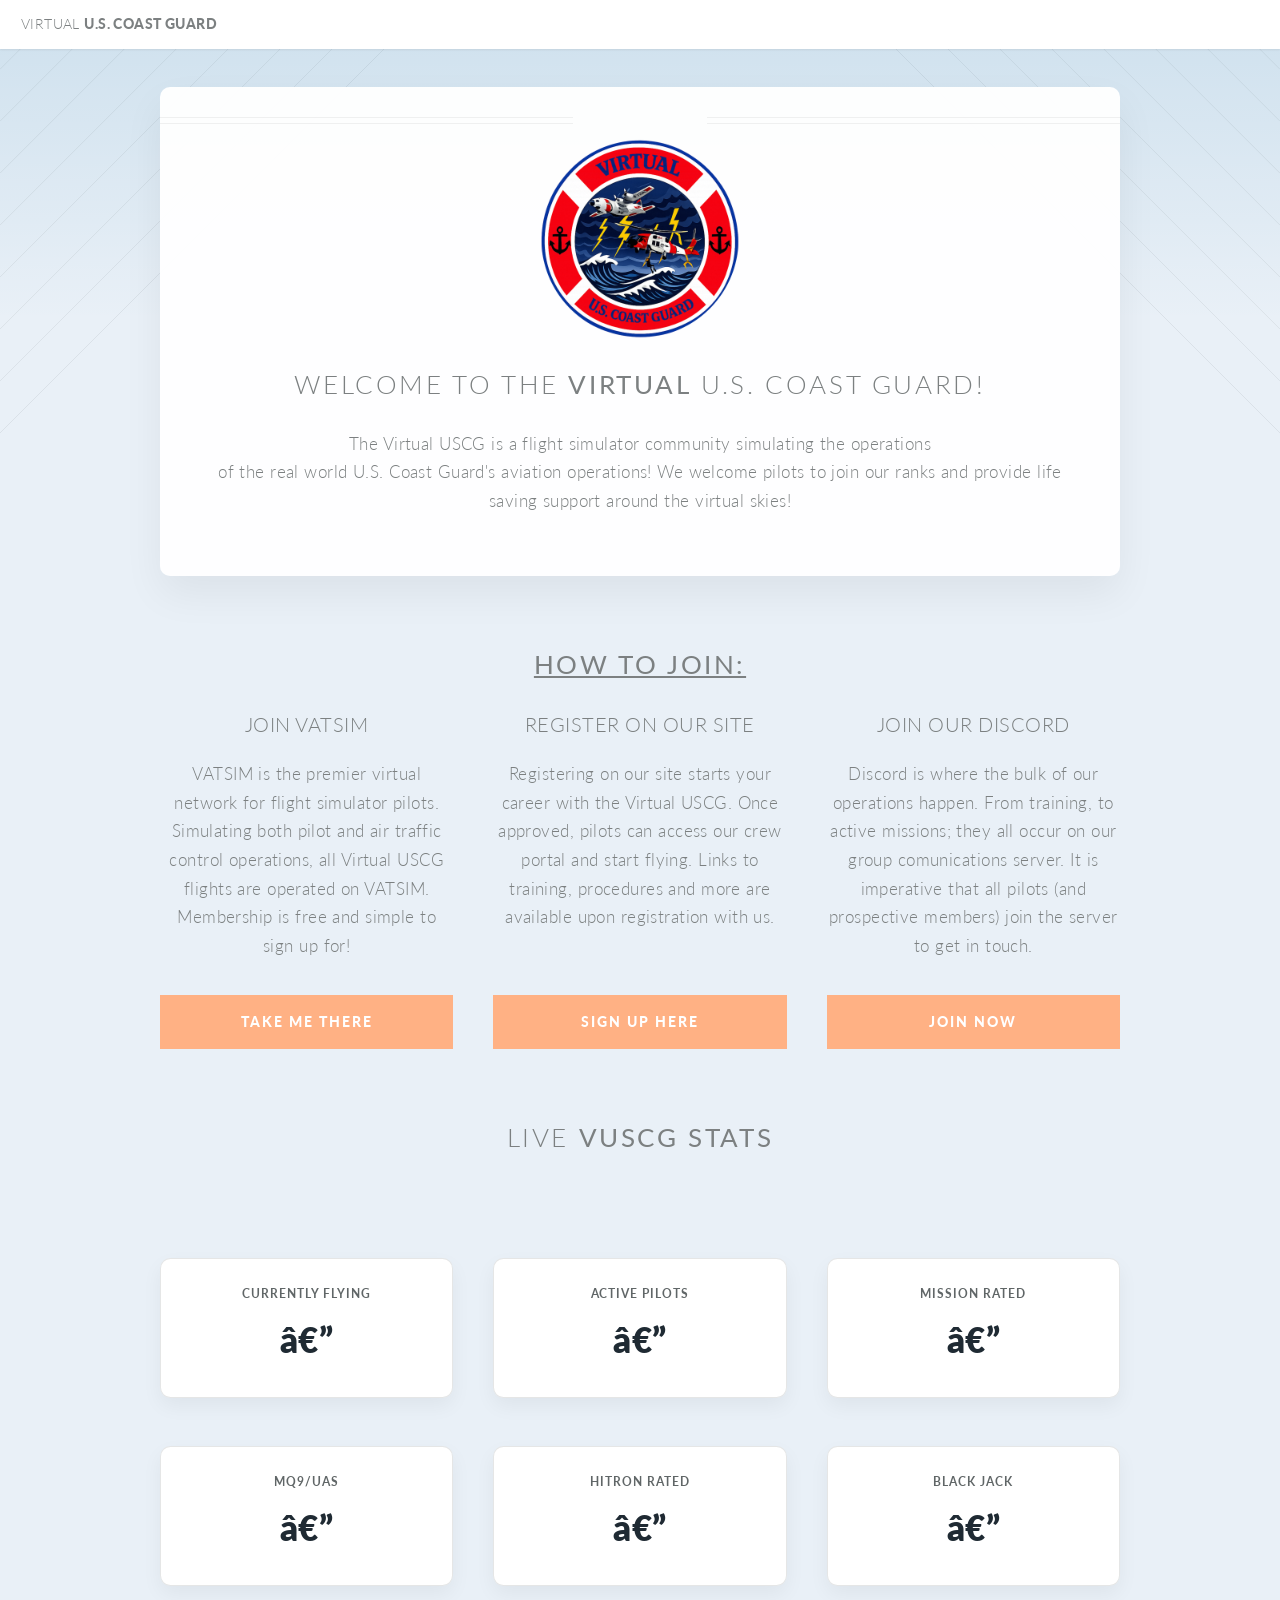
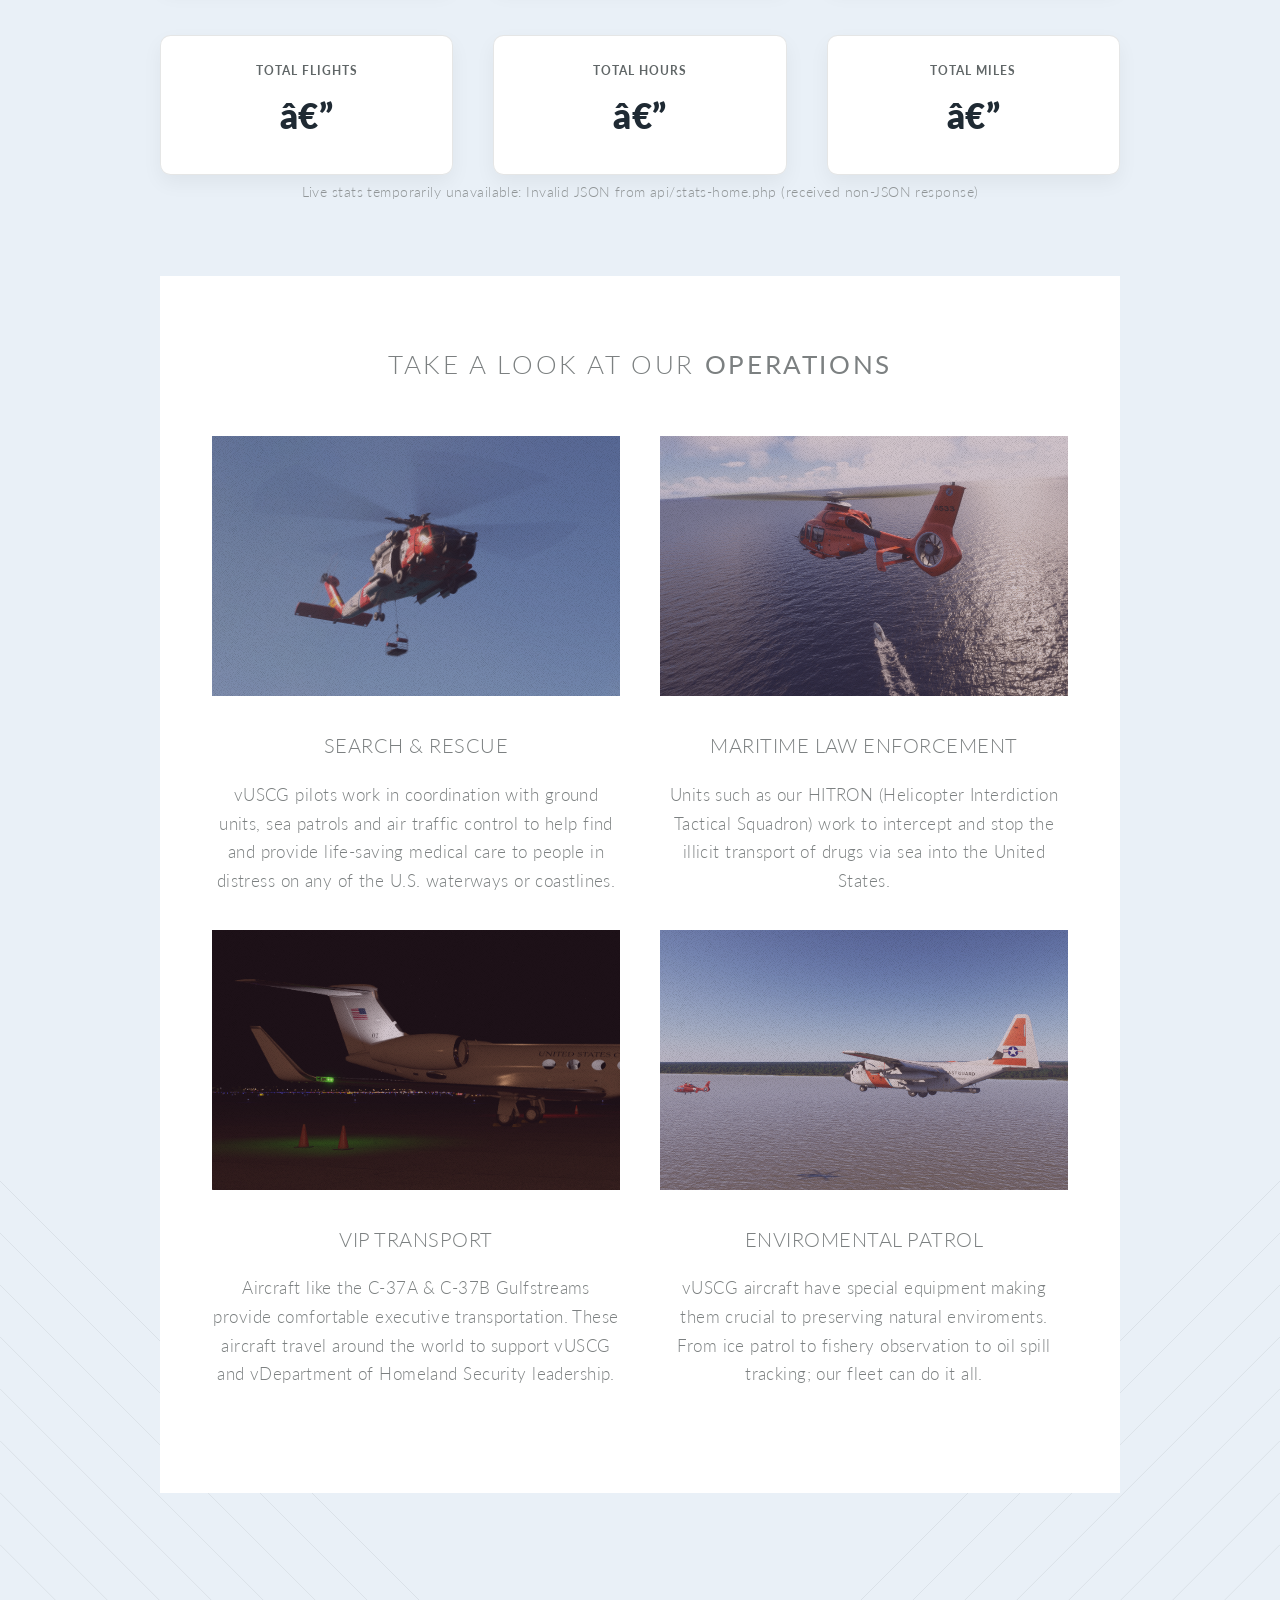
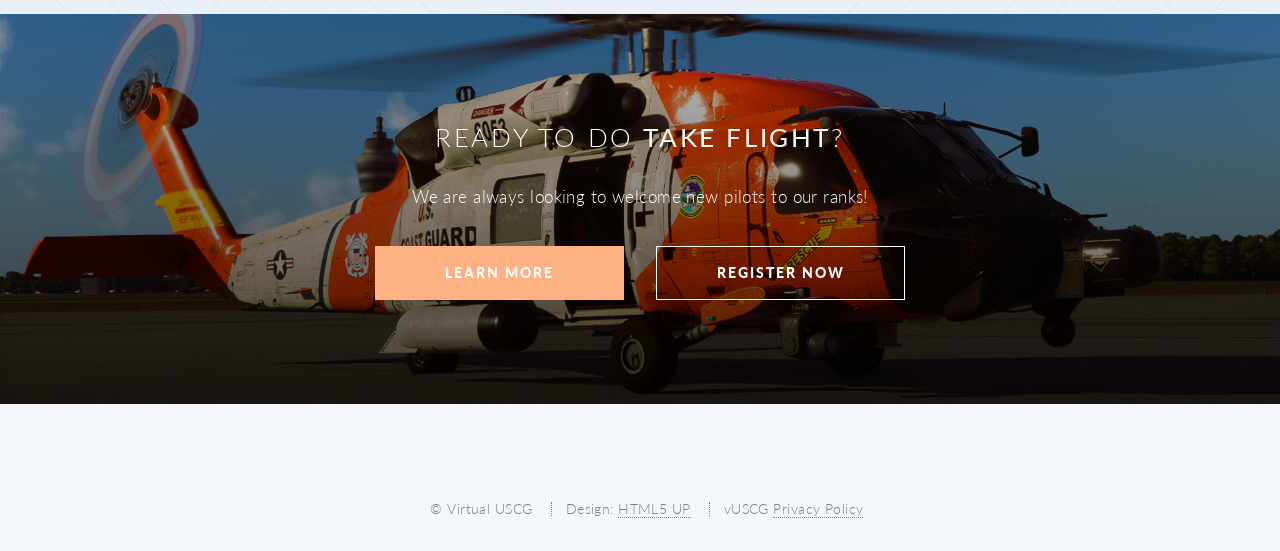
<file: index.html>
<!DOCTYPE HTML>
<html>
<head><meta charset="us-ascii">
	<title>Virtual US Coast Guard</title>
	<meta name="viewport" content="width=device-width, initial-scale=1, user-scalable=no" />
	<link href="assets/css/main.css" rel="stylesheet" /><noscript><link rel="stylesheet" href="assets/css/noscript.css" /></noscript>
	<link href="images/roundel.png" rel="icon" type="image/x-icon" />
</head>
<body class="index is-preload">
<div id="page-wrapper"><!-- Header -->
<header id="header">
<h1 id="logo"><a href="index.html"><span>Virtual </span>U.S. Coast Guard</a></h1>

<nav id="nav">
<?php include (($_SERVER['DOCUMENT_ROOT'] ?? __DIR__) . '/_includes/nav.php'); ?>
</nav>
</header>

<!-- Main -->

<article id="main">
  <header class="special container">
    <img src="images/roundel.png" alt="vUSCG Logo" class="logo-main" height="200" />
    <h2>Welcome to the <strong>Virtual</strong> U.S. Coast Guard!</h2>

<p>The Virtual USCG is a flight simulator community simulating the operations<br />
of the real world U.S. Coast Guard&#39;s aviation operations! We welcome pilots to join our ranks and provide life saving support around the virtual skies!</p>
</header>
<!-- Two -->

<section class="wrapper style1 container special">
<h2><b><u>How To Join:</u></b></h2>

<div class="row">
<div class="col-4 col-12-narrower">
<section>
<header>
<h3>Join VATSIM</h3>
</header>

<p>VATSIM is the premier virtual network for flight simulator pilots. Simulating both pilot and air traffic control operations, all Virtual USCG flights are operated on VATSIM. Membership is free and simple to sign up for!</p>
<a class="button primary" href="https://vatsim.net">Take Me There</a></section>
</div>

<div class="col-4 col-12-narrower">
<section>
<header>
<h3>Register On Our Site</h3>
</header>

<p>Registering on our site starts your career with the Virtual USCG. Once approved, pilots can access our crew portal and start flying. Links to training, procedures and more are available upon registration with us.</p>
<a class="button primary" href="https://crew.vuscg.com/register">Sign Up Here</a>
</section>
</div>

<div class="col-4 col-12-narrower">
<section>
<header>
<h3>Join Our Discord</h3>
</header>

<p>Discord is where the bulk of our operations happen. From training, to active missions; they all occur on our group comunications server. It is imperative that all pilots (and prospective members) join the server to get in touch.</p>
<a class="button primary" href="https://discord.gg/8D7zAP4Acs">Join Now</a></section>
</div>
</div>
</section>

<section class="wrapper style1 container special home-live-stats">
<header class="major">
<h2>Live <strong>vUSCG Stats</strong></h2>
</header>
<div class="row home-live-stats-grid">
  <div class="col-4 col-6-narrower col-12-mobile"><section class="home-live-stat-card"><p class="label">Currently Flying</p><p class="value" data-stat="currently_flying">—</p></section></div>
  <div class="col-4 col-6-narrower col-12-mobile"><section class="home-live-stat-card"><p class="label">Active Pilots</p><p class="value" data-stat="active_pilots">—</p></section></div>
  <div class="col-4 col-6-narrower col-12-mobile"><section class="home-live-stat-card"><p class="label">Mission Rated</p><p class="value" data-stat="mission_rated_pilots">—</p></section></div>
</div>

<div class="row home-live-stats-grid">
  <div class="col-4 col-6-narrower col-12-mobile"><section class="home-live-stat-card"><p class="label">MQ9/UAS</p><p class="value" data-stat="mq9_rated">—</p></section></div>
  <div class="col-4 col-6-narrower col-12-mobile"><section class="home-live-stat-card"><p class="label">HITRON Rated</p><p class="value" data-stat="hitron_rated">—</p></section></div>
  <div class="col-4 col-6-narrower col-12-mobile"><section class="home-live-stat-card"><p class="label">BLACK JACK</p><p class="value" data-stat="black_jack_rated">—</p></section></div>
</div>

<div class="row home-live-stats-grid">
  <div class="col-4 col-6-narrower col-12-mobile"><section class="home-live-stat-card"><p class="label">Total Flights</p><p class="value" data-stat="pireps">—</p></section></div>
  <div class="col-4 col-6-narrower col-12-mobile"><section class="home-live-stat-card"><p class="label">Total Hours</p><p class="value" data-stat="hours">—</p></section></div>
  <div class="col-4 col-6-narrower col-12-mobile"><section class="home-live-stat-card"><p class="label">Total Miles</p><p class="value" data-stat="miles">—</p></section></div>
</div>

<p class="home-live-stats-updated" id="homeStatsUpdatedAt">Loading live stats...</p>
</section>

<!-- Three -->

<section class="wrapper style3 container special ops-gallery">
<header class="major">
<h2>Take a look at our <strong>Operations</strong></h2>
</header>

<div class="row">
<div class="col-6 col-12-narrower">
<section><a class="image featured" href="#"><img alt="" src="images/SAR.png" /></a>

<header>
<h3>Search &amp; Rescue</h3>
</header>

<p>vUSCG pilots work in coordination with ground units, sea patrols and air traffic control to help find and provide life-saving medical care to people in distress on any of the U.S. waterways or coastlines.</p>
</section>
</div>

<div class="col-6 col-12-narrower">
<section><a class="image featured" href="#"><img alt="" src="images/LEO.png" /></a>

<header>
<h3>Maritime Law Enforcement</h3>
</header>

<p>Units such as our HITRON (Helicopter Interdiction Tactical Squadron) work to intercept and stop the illicit transport of drugs via sea into the United States.</p>
</section>
</div>
</div>

<div class="row">
<div class="col-6 col-12-narrower">
<section><a class="image featured" href="#">
  <img alt="" src="images/VIP.png" class="operations-img operations-img--vip" />
</a>


<header>
<h3>VIP Transport</h3>
</header>

<p>Aircraft like the C-37A & C-37B Gulfstreams provide comfortable executive transportation. These aircraft travel around the world to support vUSCG and vDepartment of Homeland Security leadership.</p>
</section>
</div>

<div class="col-6 col-12-narrower">
<section><a class="image featured" href="#"><img alt="" src="images/ENV.png" /></a>

<header>
<h3>Enviromental Patrol</h3>
</header>

<p>vUSCG aircraft have special equipment making them crucial to preserving natural enviroments. From ice patrol to fishery observation to oil spill tracking; our fleet can do it all.</p>
</section>
</div>
</div>
</section>
</article>
<!-- CTA -->

<section id="cta">
<header>
<h2>Ready to do <strong>take flight</strong>?</h2>

<p>We are always looking to welcome new pilots to our ranks!</p>
</header>

<footer>
<ul class="buttons">
	<li><a class="button primary" href="/about.html">Learn More</a></li>
	<li><a class="button" href="https://crew.vuscg.com/register">Register Now</a></li>

</ul>
</footer>
</section>
<!-- Footer -->

<footer id="footer">
<ul class="icons">
	<li></li>
	<li></li>
	<li></li>
</ul>

<ul class="copyright">
	<li>&copy; Virtual USCG</li>
	<li>Design: <a href="http://html5up.net">HTML5 UP</a></li>
	<li>vUSCG <a href="https://docs.google.com/document/d/1dULzrl4F9T-Hg8KkAth8GAA5x-krxLjPcFlS4YDioRM/edit?usp=sharing">Privacy Policy</a></li>
</ul>
</footer>
</div>
<!-- Scripts --><script src="assets/js/jquery.min.js"></script><script src="assets/js/jquery.dropotron.min.js"></script><script src="assets/js/jquery.scrolly.min.js"></script><script src="assets/js/jquery.scrollex.min.js"></script><script src="assets/js/browser.min.js"></script><script src="assets/js/breakpoints.min.js"></script><script src="assets/js/util.js"></script>
		<script src="assets/js/stats-home.js"></script>
		<script src="assets/js/main.js"></script></body>
</html>
</file>
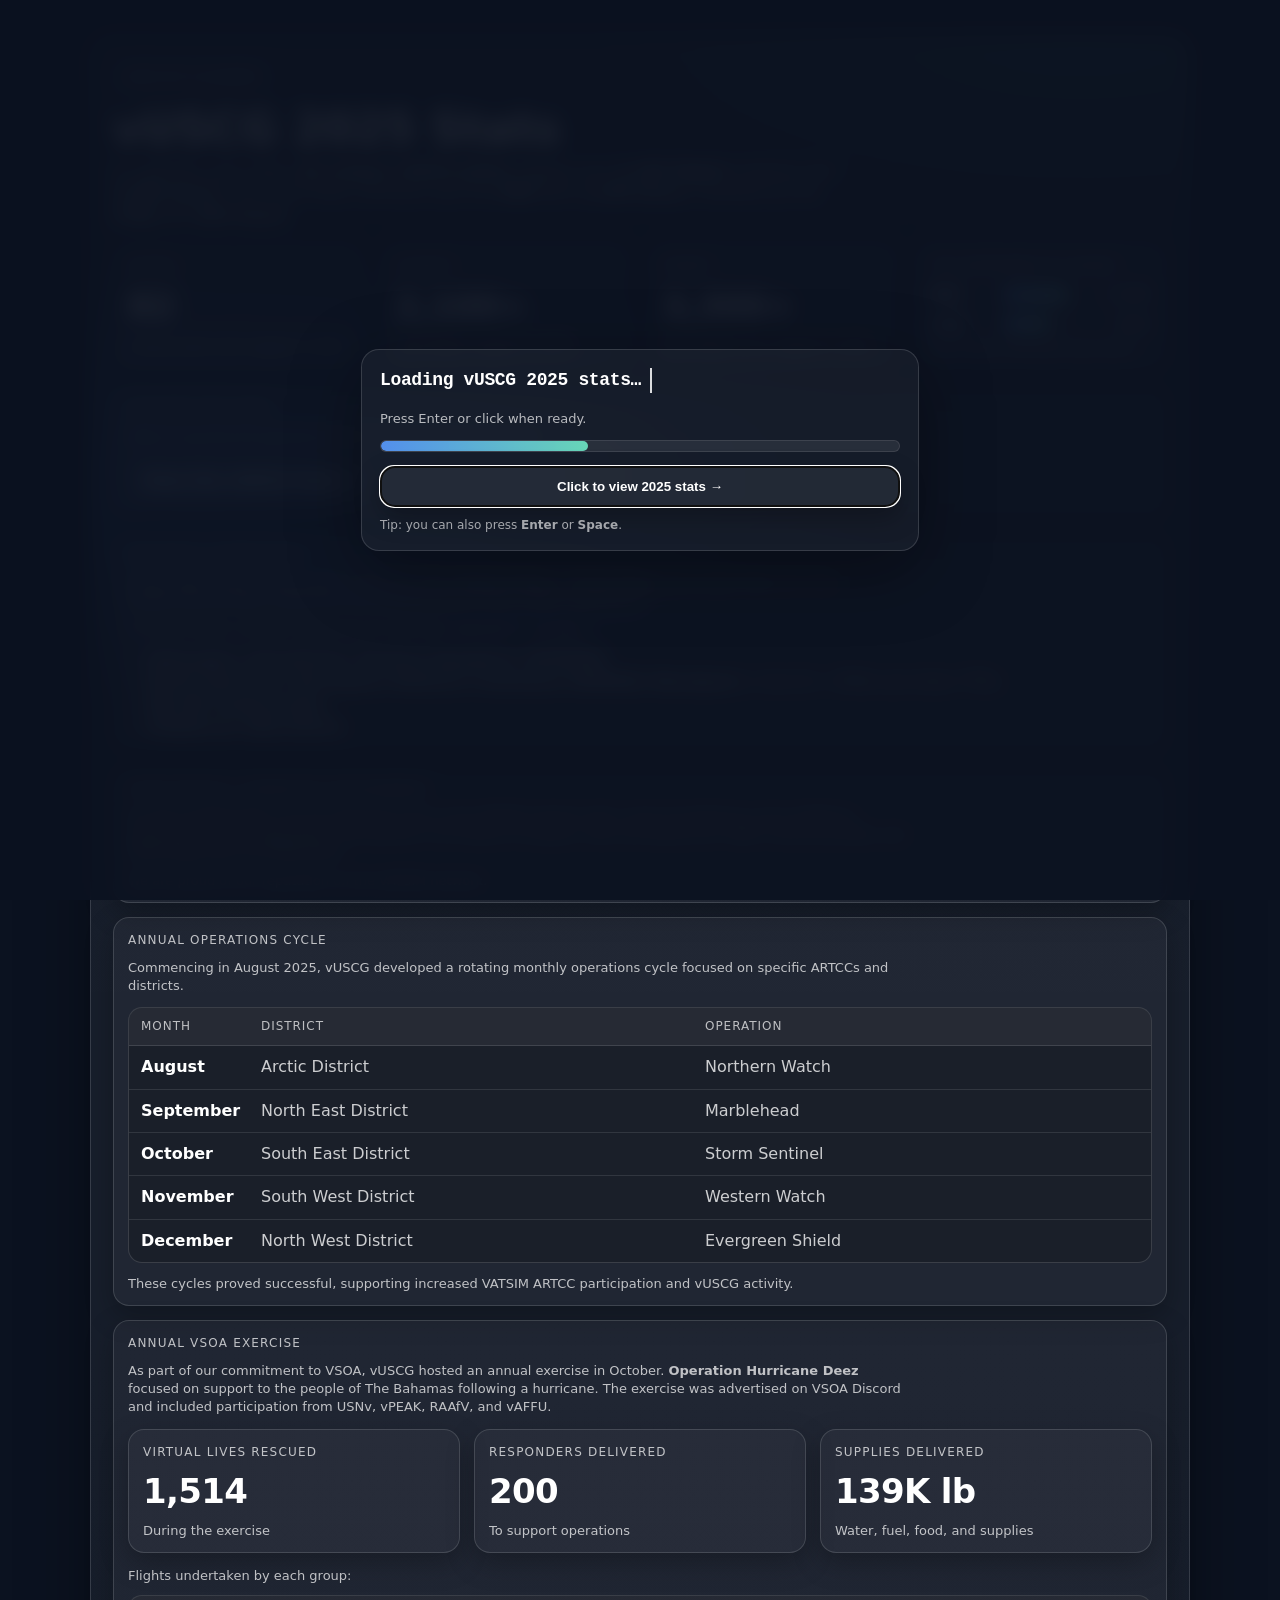
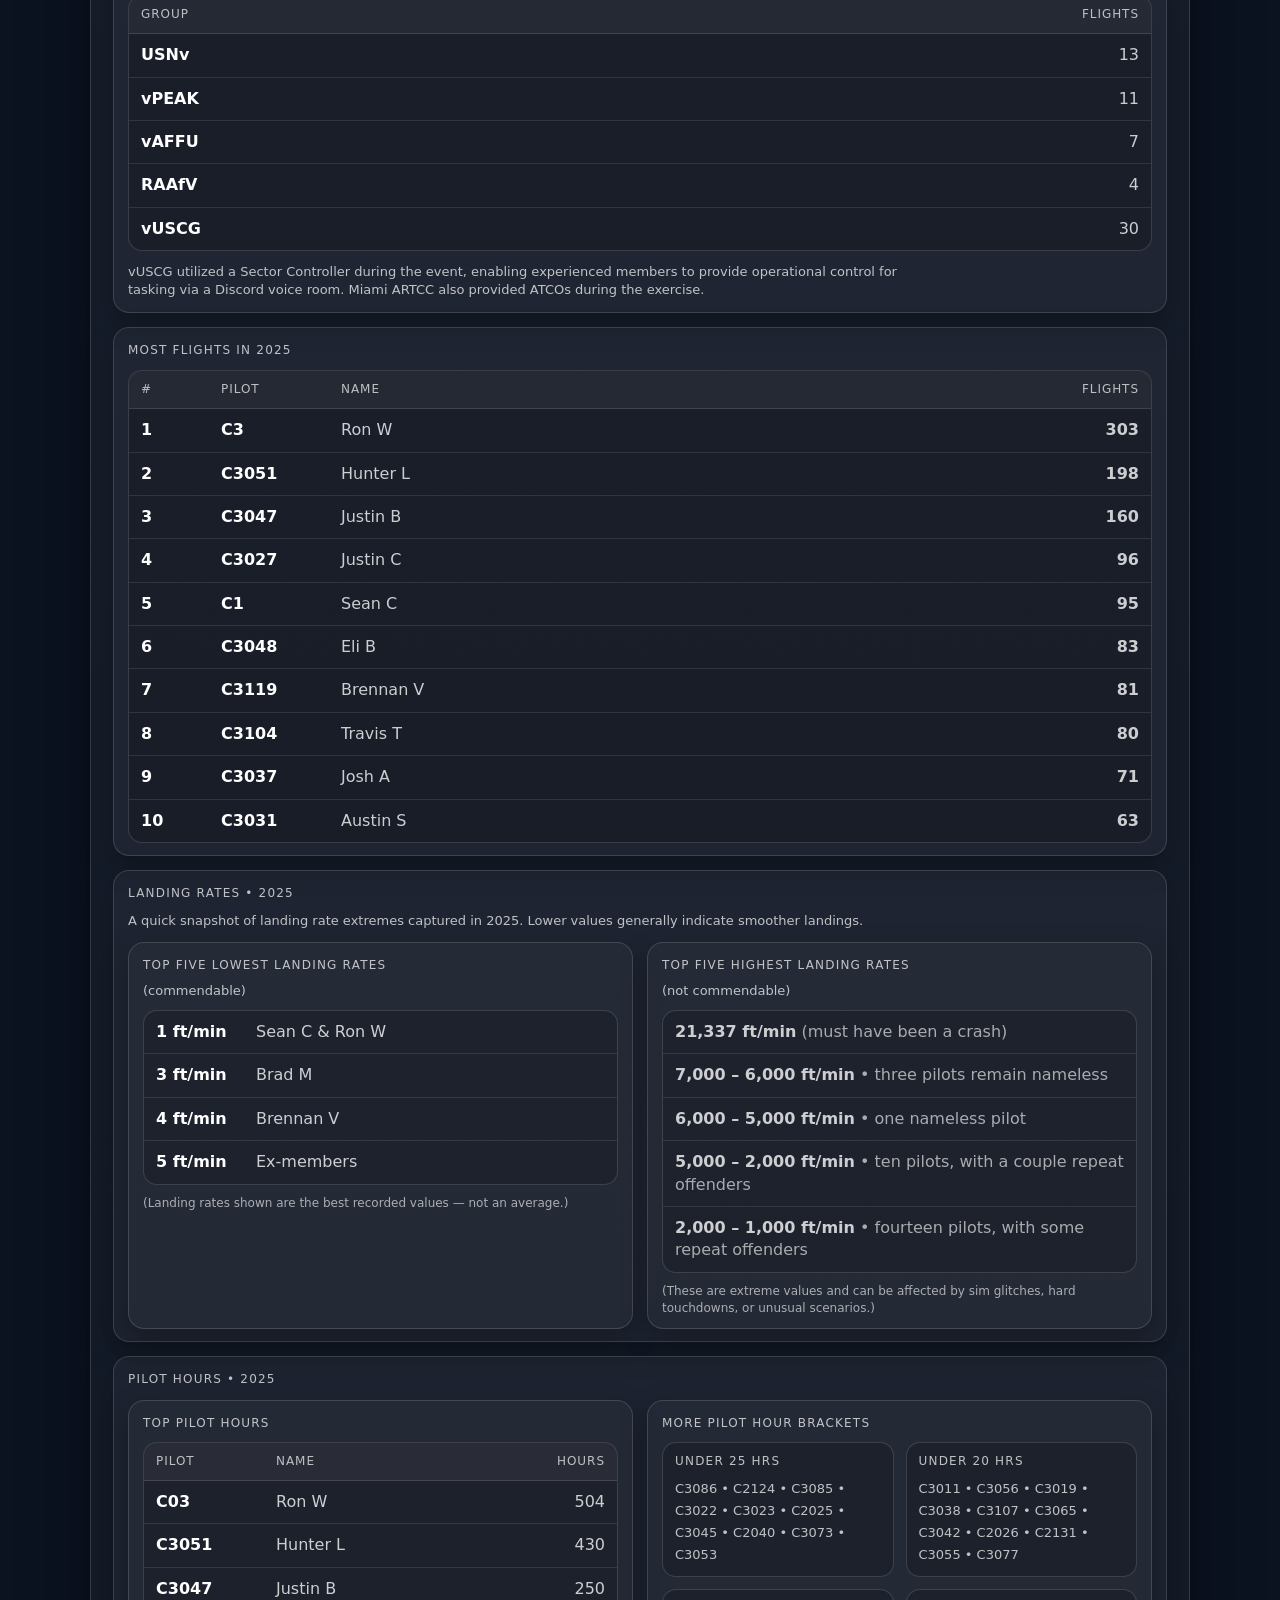
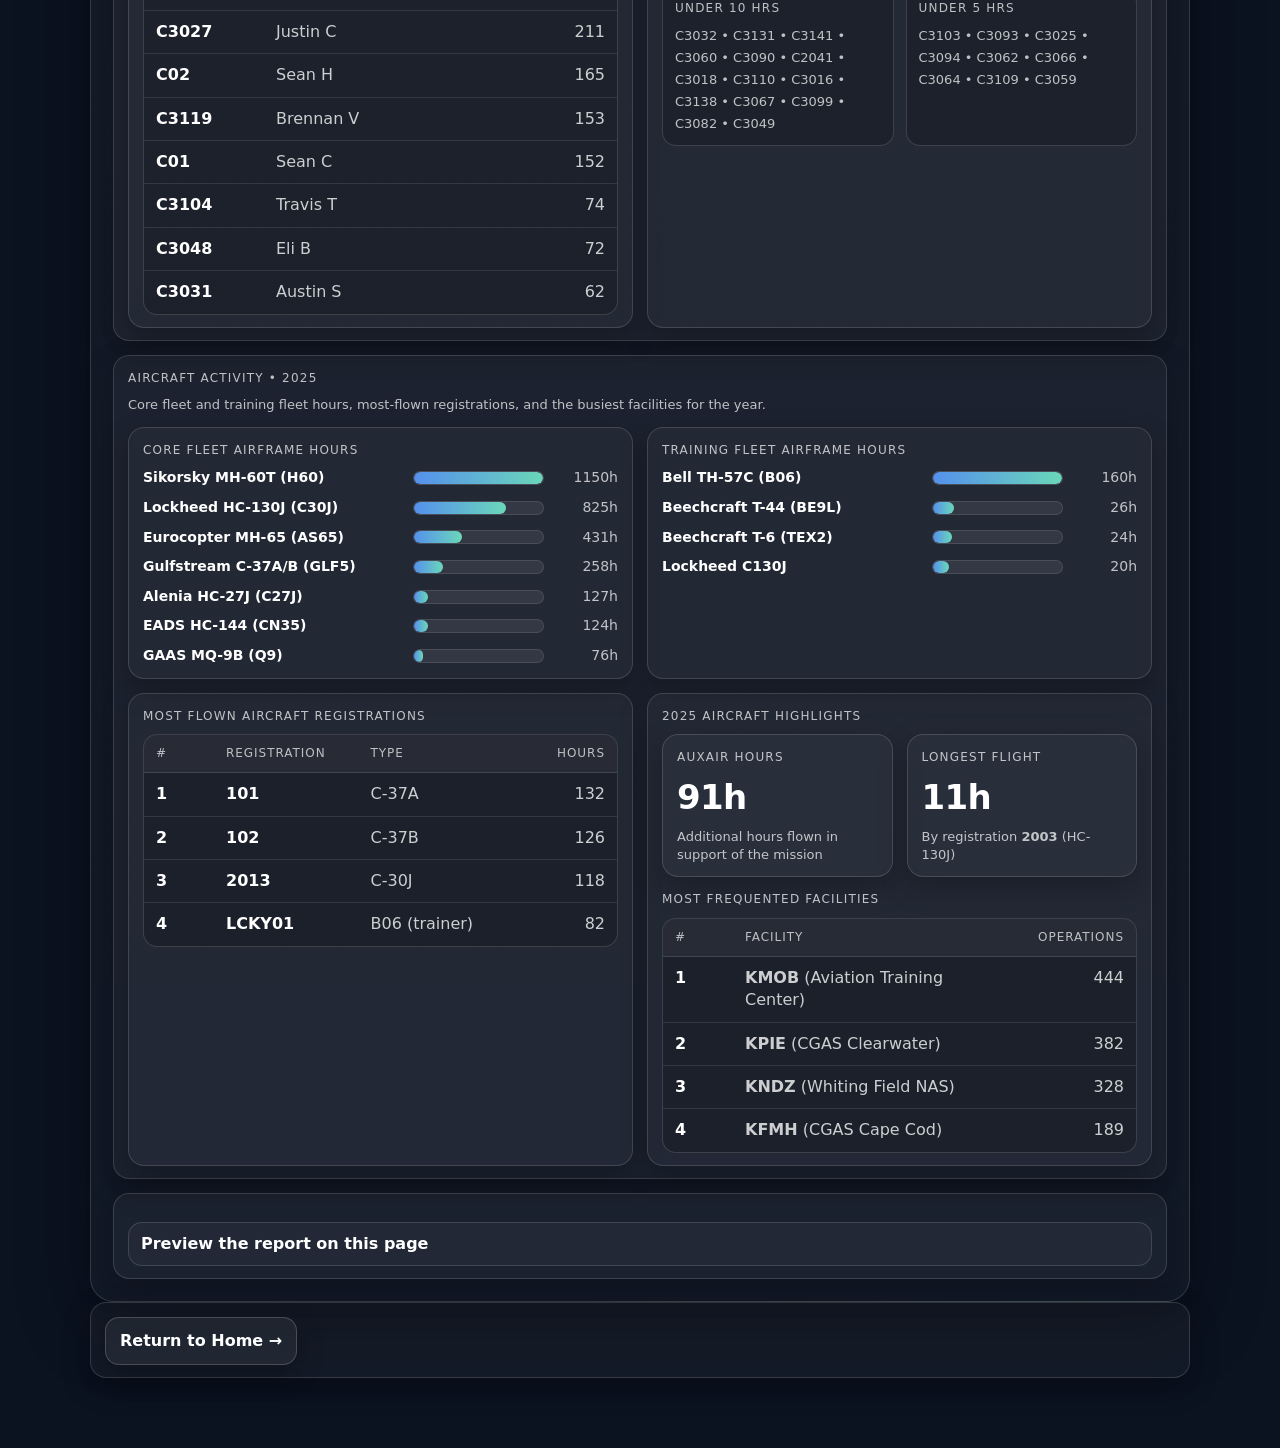
<file: 2025.html>
<!doctype html>
<html lang="en">
<head>
  <meta charset="utf-8" />
  <meta name="viewport" content="width=device-width, initial-scale=1" />
  <title>vUSCG • 2025 At a Glance</title>
  <meta name="description" content="In calendar year 2025, 82 unique vUSCG pilots logged over 2,100 flights totaling over 3,300 hours." />

  <style>
    :root{
      --max: 1100px;
      --radius: 16px;
      --border: rgba(255,255,255,.14);
      --muted: rgba(255,255,255,.72);
      --soft: rgba(0,0,0,.24);
    }

    body{
      margin:0;
      font-family: system-ui, -apple-system, Segoe UI, Roboto, Arial, sans-serif;
      line-height:1.4;
      background: #0b1220;
      color: #fff;
    }

    /* If your site already provides a header/nav, keep it and just place this <main> below it. */
    main{
      max-width: var(--max);
      margin: 0 auto;
      padding: 34px 16px 70px;
    }

    .hero{
      border-radius: calc(var(--radius) + 8px);
      border: 1px solid var(--border);
      background:
        radial-gradient(1200px 380px at 10% 10%, rgba(88,154,255,.25), transparent 60%),
        radial-gradient(900px 320px at 90% 0%, rgba(120,255,214,.12), transparent 55%),
        linear-gradient(180deg, rgba(255,255,255,.06), rgba(255,255,255,.03));
      box-shadow: 0 18px 70px rgba(0,0,0,.35);
      padding: 26px 22px 22px;
    }

    .kicker{
      display:inline-block;
      font-size: 12px;
      letter-spacing: .12em;
      text-transform: uppercase;
      color: var(--muted);
      border: 1px solid var(--border);
      border-radius: 999px;
      padding: 7px 10px;
      background: rgba(255,255,255,.03);
    }

    h1{
      margin: 12px 0 8px;
      font-size: clamp(30px, 4vw, 44px);
      line-height: 1.05;
    }

    .lead{
      margin: 0;
      font-size: 16px;
      color: var(--muted);
      max-width: 72ch;
    }

    .grid{
      display:grid;
      grid-template-columns: repeat(12, 1fr);
      gap: 14px;
      margin-top: 16px;
    }

    .card{
      border: 1px solid var(--border);
      border-radius: var(--radius);
      background: rgba(255,255,255,.04);
      box-shadow: 0 10px 28px rgba(0,0,0,.25);
      padding: 14px 14px 12px;
    }

    .span-3{ grid-column: span 3; }
    .span-4{ grid-column: span 4; }
    .span-6{ grid-column: span 6; }
    .span-12{ grid-column: span 12; }

    .label{
      font-size: 12px;
      letter-spacing: .10em;
      text-transform: uppercase;
      color: var(--muted);
    }

    .value{
      margin-top: 8px;
      font-size: 34px;
      font-weight: 800;
      letter-spacing: -0.02em;
    }

    .sub{
      margin-top: 6px;
      font-size: 13px;
      color: var(--muted);
    }

/* === Bars (aligned starts) === */
.barRow{
  display: grid;
  grid-template-columns: var(--labelW, 62px) 1fr var(--valueW, 72px); /* label | bar | hours */
  gap: 10px;
  align-items: center;
  margin-top: 10px;
}

.barLabel{
  font-weight: 800;
  font-size: 14px;
  white-space: nowrap;
  overflow: hidden;
  text-overflow: ellipsis;
}

.barWrap{
  position: relative; /* IMPORTANT: keeps barFill contained */
  height: 12px;
  border-radius: 999px;
  background: rgba(255,255,255,.08);
  overflow: hidden;
  border: 1px solid rgba(255,255,255,.10);
}

.barFill{
  position: absolute;
  left: 0;
  top: 0;
  bottom: 0;
  width: 50%; /* default if no inline width */
  border-radius: 999px;
  background: linear-gradient(90deg, rgba(88,154,255,.9), rgba(120,255,214,.8));
}

.barValue{
  text-align: right;
  font-variant-numeric: tabular-nums;
  color: var(--muted);
  font-size: 14px;
}

/* Optional: tighten on phones */
@media (max-width: 520px){
  .barRow{ grid-template-columns: 1fr; }
  .barValue{ text-align: left; }
}



    .ctaRow{
      display:flex;
      flex-wrap: wrap;
      gap: 12px;
      margin-top: 14px;
      align-items:center;
    }

    .btn{
      display:inline-block;
      text-decoration:none;
      font-weight: 800;
      padding: 12px 14px;
      border-radius: 14px;
      border: 1px solid rgba(255,255,255,.18);
      background: rgba(255,255,255,.06);
      color:#fff;
      box-shadow: 0 10px 26px rgba(0,0,0,.28);
    }

    .btn:hover{ background: rgba(255,255,255,.10); }

    .fine{
      font-size: 12px;
      color: rgba(255,255,255,.62);
      margin: 10px 0 0;
    }

    details{
      margin-top: 14px;
      border: 1px solid rgba(255,255,255,.14);
      border-radius: 14px;
      background: rgba(255,255,255,.03);
      padding: 10px 12px;
    }
    summary{
      cursor: pointer;
      font-weight: 800;
      color: #fff;
      list-style: none;
    }
    summary::-webkit-details-marker{ display:none; }

    .embedWrap{
      margin-top: 12px;
      border-radius: 12px;
      overflow:hidden;
      border: 1px solid rgba(255,255,255,.14);
      background: rgba(0,0,0,.25);
    }
    iframe{
      width:100%;
      height: 72vh;
      border:0;
      display:block;
      background:#fff;
    }

    @media (max-width: 900px){
      .span-3, .span-4, .span-6{ grid-column: span 12; }
    }
    
/* === Full-page loader overlay (MANUAL dismiss) === */
#pageLoader{
  position: fixed;
  inset: 0;
  z-index: 9999;
  display: grid;
  place-items: center;
  background: rgba(11,18,32,.92);
  backdrop-filter: blur(10px);
  -webkit-backdrop-filter: blur(10px);
  transition: opacity .45s ease, visibility .45s ease;
}

#pageLoader .loaderInner{
  width: min(520px, 92vw);
  border: 1px solid rgba(255,255,255,.14);
  border-radius: 18px;
  background: rgba(255,255,255,.04);
  box-shadow: 0 18px 70px rgba(0,0,0,.35);
  padding: 18px 18px 16px;
}

/* typing line */
#pageLoader .typing{
  font-weight: 900;
  letter-spacing: -0.02em;
  font-size: 18px;
  color: #fff;

  display: inline-block; /* IMPORTANT: makes width animation work */
  font-family: ui-monospace, SFMono-Regular, Menlo, Monaco, Consolas, "Liberation Mono", "Courier New", monospace;

  white-space: nowrap;
  overflow: hidden;
  border-right: 2px solid rgba(255,255,255,.85);
  width: 0;

  /* Slow it down here */
  --typeDur: 4.8s;
  --caretDur: 0.95s;

  animation:
    typing var(--typeDur) steps(var(--n, 20)) 1 forwards,
    caret var(--caretDur) step-end infinite;
}

#pageLoader .subline{
  margin-top: 10px;
  font-size: 13px;
  color: rgba(255,255,255,.70);
}

#pageLoader .progress{
  margin-top: 12px;
  height: 10px;
  border-radius: 999px;
  background: rgba(255,255,255,.08);
  border: 1px solid rgba(255,255,255,.10);
  overflow: hidden;
}
#pageLoader .progress > div{
  height: 100%;
  width: 40%;
  border-radius: 999px;
  background: linear-gradient(90deg, rgba(88,154,255,.9), rgba(120,255,214,.8));
  animation: sweep 5.5s ease-in-out infinite alternate;
}

/* Button: hidden until page is actually loaded */
#enterSiteBtn{
  margin-top: 14px;
  width: 100%;
  display: none;                /* shown when ready */
  cursor: pointer;
  font-weight: 900;
  padding: 12px 14px;
  border-radius: 14px;
  border: 1px solid rgba(255,255,255,.18);
  background: rgba(255,255,255,.06);
  color:#fff;
  box-shadow: 0 10px 26px rgba(0,0,0,.28);
}
#enterSiteBtn:hover{ background: rgba(255,255,255,.10); }

#pageLoader.is-ready #enterSiteBtn{ display: inline-block; }

#pageLoader .fineHint{
  margin-top: 10px;
  font-size: 12px;
  color: rgba(255,255,255,.62);
}

#pageLoader.is-done{
  opacity: 0;
  visibility: hidden;
  pointer-events: none;
}

@keyframes typing{
  from { width: 0; }
  to   { width: calc(var(--n, 20) * 1ch); }
}
@keyframes caret{
  50% { border-right-color: transparent; }
}
@keyframes sweep{
  from { transform: translateX(-10%); }
  to   { transform: translateX(140%); }
}

/* Respect reduced motion */
@media (prefers-reduced-motion: reduce){
  #pageLoader .typing{
    animation: none;
    width: auto;
    border-right: none;
  }
  #pageLoader .progress > div{
    animation: none;
    width: 100%;
  }
}

  </style>
</head>

<body>

<!-- Loader Overlay (manual dismiss) -->
<div id="pageLoader" role="dialog" aria-modal="true" aria-label="Loading 2025 stats">
  <div class="loaderInner">
    <div class="typing" id="loaderTyping">Loading vUSCG 2025 stats…</div>
    <div class="subline">Press Enter or click when ready.</div>

    <div class="progress" aria-hidden="true"><div></div></div>

    <button id="enterSiteBtn" class="enterBtn" type="button">
      Click to view 2025 stats →
    </button>

    <div class="fineHint">Tip: you can also press <strong>Enter</strong> or <strong>Space</strong>.</div>
  </div>
</div>

  <!-- If your site uses a shared header/nav, it will appear above this <main>. -->

  <main>
    <section class="hero">
      <span class="kicker">2025 At a Glance</span>
      <h1>vUSCG 2025 Stats</h1>
      <p class="lead">
        In calendar year 2025, <strong>82 unique vUSCG pilots</strong> logged over <strong>2,100 flights</strong> totaling over <strong>3,300 hours</strong>.
        The most flown airframe was the <strong>H60</strong> with <strong>1,150 hours</strong>, followed by the <strong>C30J</strong> with <strong>825 hours</strong>.
      </p>

      <div class="grid" aria-label="Key stats">
        <div class="card span-3">
          <div class="label">Pilots</div>
          <div class="value">82</div>
          <div class="sub">Unique pilots who logged in 2025</div>
        </div>
        
        <div class="card span-3">
          <div class="label">Flights</div>
          <div class="value">2,100+</div>
          <div class="sub">Total flights logged in 2025</div>
        </div>

        

        <div class="card span-3">
          <div class="label">Hours</div>
          <div class="value">3,300+</div>
          <div class="sub">Total flight hours logged in 2025</div>
        </div>

        <div class="card span-3">
  <div class="label">Top Airframes by Hours</div>

  <div class="barRow" aria-label="H60 hours">
    <div class="barLabel">H60</div>
    <div class="barWrap"><div class="barFill" style="width:100%"></div></div>
    <div class="barValue">1,150h</div>
  </div>

  <div class="barRow" aria-label="C30J hours">
    <div class="barLabel">C30J</div>
    <div class="barWrap"><div class="barFill" style="width:71.7%"></div></div>
    <div class="barValue">825h</div>
  </div>

  <div class="sub">Most flown airframes (by hours)</div>
</div>



<div class="card span-12">
  <div class="label">Explore the Fleet</div>
  <p class="sub" style="margin:10px 0 12px;">
    Want to see the full operational fleet lineup and aircraft details?
  </p>
  <a class="btn" href="/fleet.html">View the vUSCG Fleet →</a>
</div>
<div class="card span-12">
  <div class="label">Training & Operations</div>

  <p class="sub" style="margin:10px 0 10px; max-width: 90ch;">
    Initial VSOA vUSCG training gets a pilot into either <strong>Rotary Wing</strong> or
    <strong>Fixed Wing</strong>. Once rated, they can cross qualify into the other. These form the
    building blocks of the vUSCG experience.
  </p>

  <p class="sub" style="margin:0 0 10px; max-width: 90ch;">
    On top of these, we offer advanced and specialty operations including:
  </p>

  <ul style="margin:0; padding-left: 18px; color: rgba(255,255,255,.78);">
    <li><strong>Helicopter Interdiction Tactical Squadron (HITRON)</strong></li>
    <li><strong>North American Aerospace Defence Command (NORAD) Blackjack</strong> in the D.C. SFRA and other TFRs</li>
    <li><strong>MQ-9B SeaGuardian</strong></li>
    <li><strong>Shipborne Operations</strong></li>
  </ul>

</div>

<div class="card span-12">
  <div class="label">Expectation & Operating Environment</div>
  <p class="sub" style="margin:10px 0 0; max-width: 95ch;">
    As VSO Certified Pilots, we are expected to fly on the VATSIM network with a level of proficiency and confidence
    expected from the organization. We operate in all classes of airspace, with and without Air Traffic Control provided,
    and intermingle with non-VSOA pilots.
  </p>
  <p class="sub" style="margin:10px 0 0; max-width: 95ch;">
    We are proud of our reputation on the VATSIM network.
  </p>
</div>
<div class="card span-12">
  <div class="label">Annual Operations Cycle</div>

  <p class="sub" style="margin:10px 0 12px; max-width: 95ch;">
    Commencing in August 2025, vUSCG developed a rotating monthly operations cycle focused on specific ARTCCs and districts.
  </p>

  <div style="
    border: 1px solid rgba(255,255,255,.14);
    border-radius: 14px;
    overflow: hidden;
    background: rgba(0,0,0,.18);
  ">
    <div style="
      display: grid;
      grid-template-columns: 110px 1fr 1fr;
      gap: 10px;
      padding: 10px 12px;
      font-size: 12px;
      letter-spacing: .08em;
      text-transform: uppercase;
      color: rgba(255,255,255,.70);
      background: rgba(255,255,255,.05);
      border-bottom: 1px solid rgba(255,255,255,.12);
    ">
      <div>Month</div><div>District</div><div>Operation</div>
    </div>

    <div style="display:grid; grid-template-columns: 110px 1fr 1fr; gap:10px; padding: 10px 12px; border-bottom: 1px solid rgba(255,255,255,.10);">
      <div style="font-weight:800;">August</div><div style="color: rgba(255,255,255,.78);">Arctic District</div><div style="color: rgba(255,255,255,.78);">Northern Watch</div>
    </div>
    <div style="display:grid; grid-template-columns: 110px 1fr 1fr; gap:10px; padding: 10px 12px; border-bottom: 1px solid rgba(255,255,255,.10);">
      <div style="font-weight:800;">September</div><div style="color: rgba(255,255,255,.78);">North East District</div><div style="color: rgba(255,255,255,.78);">Marblehead</div>
    </div>
    <div style="display:grid; grid-template-columns: 110px 1fr 1fr; gap:10px; padding: 10px 12px; border-bottom: 1px solid rgba(255,255,255,.10);">
      <div style="font-weight:800;">October</div><div style="color: rgba(255,255,255,.78);">South East District</div><div style="color: rgba(255,255,255,.78);">Storm Sentinel</div>
    </div>
    <div style="display:grid; grid-template-columns: 110px 1fr 1fr; gap:10px; padding: 10px 12px; border-bottom: 1px solid rgba(255,255,255,.10);">
      <div style="font-weight:800;">November</div><div style="color: rgba(255,255,255,.78);">South West District</div><div style="color: rgba(255,255,255,.78);">Western Watch</div>
    </div>
    <div style="display:grid; grid-template-columns: 110px 1fr 1fr; gap:10px; padding: 10px 12px;">
      <div style="font-weight:800;">December</div><div style="color: rgba(255,255,255,.78);">North West District</div><div style="color: rgba(255,255,255,.78);">Evergreen Shield</div>
    </div>
  </div>

  <p class="sub" style="margin:12px 0 0; max-width: 95ch;">
    These cycles proved successful, supporting increased VATSIM ARTCC participation and vUSCG activity.
  </p>
</div>


<div class="card span-12">
  <div class="label">Annual VSOA Exercise</div>

  <p class="sub" style="margin:10px 0 12px; max-width: 95ch;">
    As part of our commitment to VSOA, vUSCG hosted an annual exercise in October.
    <strong>Operation Hurricane Deez</strong> focused on support to the people of The Bahamas following a hurricane.
    The exercise was advertised on VSOA Discord and included participation from USNv, vPEAK, RAAfV, and vAFFU.
  </p>

  <div style="display:grid; grid-template-columns: repeat(12, 1fr); gap:14px; margin-top: 10px;">
    <div class="card span-4" style="background: rgba(255,255,255,.03);">
      <div class="label">Virtual Lives Rescued</div>
      <div class="value">1,514</div>
      <div class="sub">During the exercise</div>
    </div>

    <div class="card span-4" style="background: rgba(255,255,255,.03);">
      <div class="label">Responders Delivered</div>
      <div class="value">200</div>
      <div class="sub">To support operations</div>
    </div>

    <div class="card span-4" style="background: rgba(255,255,255,.03);">
      <div class="label">Supplies Delivered</div>
      <div class="value">139K lb</div>
      <div class="sub">Water, fuel, food, and supplies</div>
    </div>
  </div>

  <p class="sub" style="margin:14px 0 10px;">
    Flights undertaken by each group:
  </p>

  <div style="
    border: 1px solid rgba(255,255,255,.14);
    border-radius: 14px;
    overflow: hidden;
    background: rgba(0,0,0,.18);
  ">
    <div style="
      display:grid;
      grid-template-columns: 1fr 110px;
      gap: 10px;
      padding: 10px 12px;
      font-size: 12px;
      letter-spacing: .08em;
      text-transform: uppercase;
      color: rgba(255,255,255,.70);
      background: rgba(255,255,255,.05);
      border-bottom: 1px solid rgba(255,255,255,.12);
    ">
      <div>Group</div><div style="text-align:right;">Flights</div>
    </div>

    <div style="display:grid; grid-template-columns: 1fr 110px; gap:10px; padding: 10px 12px; border-bottom: 1px solid rgba(255,255,255,.10);">
      <div style="font-weight:800;">USNv</div><div style="text-align:right; color: rgba(255,255,255,.78);">13</div>
    </div>
    <div style="display:grid; grid-template-columns: 1fr 110px; gap:10px; padding: 10px 12px; border-bottom: 1px solid rgba(255,255,255,.10);">
      <div style="font-weight:800;">vPEAK</div><div style="text-align:right; color: rgba(255,255,255,.78);">11</div>
    </div>
    <div style="display:grid; grid-template-columns: 1fr 110px; gap:10px; padding: 10px 12px; border-bottom: 1px solid rgba(255,255,255,.10);">
      <div style="font-weight:800;">vAFFU</div><div style="text-align:right; color: rgba(255,255,255,.78);">7</div>
    </div>
    <div style="display:grid; grid-template-columns: 1fr 110px; gap:10px; padding: 10px 12px; border-bottom: 1px solid rgba(255,255,255,.10);">
      <div style="font-weight:800;">RAAfV</div><div style="text-align:right; color: rgba(255,255,255,.78);">4</div>
    </div>
    <div style="display:grid; grid-template-columns: 1fr 110px; gap:10px; padding: 10px 12px;">
      <div style="font-weight:800;">vUSCG</div><div style="text-align:right; color: rgba(255,255,255,.78);">30</div>
    </div>
  </div>

  <p class="sub" style="margin:12px 0 0; max-width: 95ch;">
    vUSCG utilized a Sector Controller during the event, enabling experienced members to provide operational control for tasking via a Discord voice room.
    Miami ARTCC also provided ATCOs during the exercise.
  </p>
</div>

<div class="card span-12">
  <div class="label">Most Flights in 2025</div>

  <div style="
    margin-top: 12px;
    border: 1px solid rgba(255,255,255,.14);
    border-radius: 14px;
    overflow: hidden;
    background: rgba(0,0,0,.18);
  ">
    <div style="
      display:grid;
      grid-template-columns: 70px 110px 1fr 120px;
      gap: 10px;
      padding: 10px 12px;
      font-size: 12px;
      letter-spacing: .08em;
      text-transform: uppercase;
      color: rgba(255,255,255,.70);
      background: rgba(255,255,255,.05);
      border-bottom: 1px solid rgba(255,255,255,.12);
    ">
      <div>#</div>
      <div>Pilot</div>
      <div>Name</div>
      <div style="text-align:right;">Flights</div>
    </div>

    <div style="display:grid; grid-template-columns: 70px 110px 1fr 120px; gap:10px; padding: 10px 12px; border-bottom: 1px solid rgba(255,255,255,.10);">
      <div style="font-weight:800;">1</div><div style="font-weight:800;">C3</div><div style="color: rgba(255,255,255,.78);">Ron W</div><div style="text-align:right; color: rgba(255,255,255,.78); font-weight:800;">303</div>
    </div>
    <div style="display:grid; grid-template-columns: 70px 110px 1fr 120px; gap:10px; padding: 10px 12px; border-bottom: 1px solid rgba(255,255,255,.10);">
      <div style="font-weight:800;">2</div><div style="font-weight:800;">C3051</div><div style="color: rgba(255,255,255,.78);">Hunter L</div><div style="text-align:right; color: rgba(255,255,255,.78); font-weight:800;">198</div>
    </div>
    <div style="display:grid; grid-template-columns: 70px 110px 1fr 120px; gap:10px; padding: 10px 12px; border-bottom: 1px solid rgba(255,255,255,.10);">
      <div style="font-weight:800;">3</div><div style="font-weight:800;">C3047</div><div style="color: rgba(255,255,255,.78);">Justin B</div><div style="text-align:right; color: rgba(255,255,255,.78); font-weight:800;">160</div>
    </div>
    <div style="display:grid; grid-template-columns: 70px 110px 1fr 120px; gap:10px; padding: 10px 12px; border-bottom: 1px solid rgba(255,255,255,.10);">
      <div style="font-weight:800;">4</div><div style="font-weight:800;">C3027</div><div style="color: rgba(255,255,255,.78);">Justin C</div><div style="text-align:right; color: rgba(255,255,255,.78); font-weight:800;">96</div>
    </div>
    <div style="display:grid; grid-template-columns: 70px 110px 1fr 120px; gap:10px; padding: 10px 12px; border-bottom: 1px solid rgba(255,255,255,.10);">
      <div style="font-weight:800;">5</div><div style="font-weight:800;">C1</div><div style="color: rgba(255,255,255,.78);">Sean C</div><div style="text-align:right; color: rgba(255,255,255,.78); font-weight:800;">95</div>
    </div>
    <div style="display:grid; grid-template-columns: 70px 110px 1fr 120px; gap:10px; padding: 10px 12px; border-bottom: 1px solid rgba(255,255,255,.10);">
      <div style="font-weight:800;">6</div><div style="font-weight:800;">C3048</div><div style="color: rgba(255,255,255,.78);">Eli B</div><div style="text-align:right; color: rgba(255,255,255,.78); font-weight:800;">83</div>
    </div>
    <div style="display:grid; grid-template-columns: 70px 110px 1fr 120px; gap:10px; padding: 10px 12px; border-bottom: 1px solid rgba(255,255,255,.10);">
      <div style="font-weight:800;">7</div><div style="font-weight:800;">C3119</div><div style="color: rgba(255,255,255,.78);">Brennan V</div><div style="text-align:right; color: rgba(255,255,255,.78); font-weight:800;">81</div>
    </div>
    <div style="display:grid; grid-template-columns: 70px 110px 1fr 120px; gap:10px; padding: 10px 12px; border-bottom: 1px solid rgba(255,255,255,.10);">
      <div style="font-weight:800;">8</div><div style="font-weight:800;">C3104</div><div style="color: rgba(255,255,255,.78);">Travis T</div><div style="text-align:right; color: rgba(255,255,255,.78); font-weight:800;">80</div>
    </div>
    <div style="display:grid; grid-template-columns: 70px 110px 1fr 120px; gap:10px; padding: 10px 12px; border-bottom: 1px solid rgba(255,255,255,.10);">
      <div style="font-weight:800;">9</div><div style="font-weight:800;">C3037</div><div style="color: rgba(255,255,255,.78);">Josh A</div><div style="text-align:right; color: rgba(255,255,255,.78); font-weight:800;">71</div>
    </div>
    <div style="display:grid; grid-template-columns: 70px 110px 1fr 120px; gap:10px; padding: 10px 12px;">
      <div style="font-weight:800;">10</div><div style="font-weight:800;">C3031</div><div style="color: rgba(255,255,255,.78);">Austin S</div><div style="text-align:right; color: rgba(255,255,255,.78); font-weight:800;">63</div>
    </div>
  </div>
</div>


<div class="card span-12">
  <div class="label">Landing Rates • 2025</div>
  <p class="sub" style="margin:10px 0 0; max-width:95ch;">
    A quick snapshot of landing rate extremes captured in 2025. Lower values generally indicate smoother landings.
  </p>

  <div style="display:grid; grid-template-columns: repeat(12, 1fr); gap:14px; margin-top: 12px;">
    <!-- Smoothest -->
    <div class="card span-6" style="background: rgba(255,255,255,.03);">
      <div class="label">Top Five Lowest Landing Rates</div>
      <div class="sub" style="margin-top:8px;">(commendable)</div>

      <div style="
        margin-top: 10px;
        border: 1px solid rgba(255,255,255,.14);
        border-radius: 14px;
        overflow: hidden;
        background: rgba(0,0,0,.18);
      ">
        <div style="display:grid; grid-template-columns: 90px 1fr; gap:10px; padding: 10px 12px; border-bottom: 1px solid rgba(255,255,255,.10);">
          <div style="font-weight:800;">1 ft/min</div><div style="color: rgba(255,255,255,.78);">Sean C &amp; Ron W</div>
        </div>
        <div style="display:grid; grid-template-columns: 90px 1fr; gap:10px; padding: 10px 12px; border-bottom: 1px solid rgba(255,255,255,.10);">
          <div style="font-weight:800;">3 ft/min</div><div style="color: rgba(255,255,255,.78);">Brad M</div>
        </div>
        <div style="display:grid; grid-template-columns: 90px 1fr; gap:10px; padding: 10px 12px; border-bottom: 1px solid rgba(255,255,255,.10);">
          <div style="font-weight:800;">4 ft/min</div><div style="color: rgba(255,255,255,.78);">Brennan V</div>
        </div>
        <div style="display:grid; grid-template-columns: 90px 1fr; gap:10px; padding: 10px 12px;">
          <div style="font-weight:800;">5 ft/min</div><div style="color: rgba(255,255,255,.78);">Ex-members</div>
        </div>
      </div>

      <p class="fine" style="margin-top:10px;">
        (Landing rates shown are the best recorded values — not an average.)
      </p>
    </div>

    <!-- Hardest -->
    <div class="card span-6" style="background: rgba(255,255,255,.03);">
      <div class="label">Top Five Highest Landing Rates</div>
      <div class="sub" style="margin-top:8px;">(not commendable)</div>

      <div style="
        margin-top: 10px;
        border: 1px solid rgba(255,255,255,.14);
        border-radius: 14px;
        overflow: hidden;
        background: rgba(0,0,0,.18);
      ">
        <div style="display:grid; grid-template-columns: 1fr; gap:10px; padding: 10px 12px; border-bottom: 1px solid rgba(255,255,255,.10);">
          <div style="color: rgba(255,255,255,.78);">
            <strong>21,337 ft/min</strong> <span style="color: rgba(255,255,255,.62);">(must have been a crash)</span>
          </div>
        </div>

        <div style="display:grid; grid-template-columns: 1fr; gap:10px; padding: 10px 12px; border-bottom: 1px solid rgba(255,255,255,.10);">
          <div style="color: rgba(255,255,255,.78);">
            <strong>7,000 – 6,000 ft/min</strong> <span style="color: rgba(255,255,255,.62);">• three pilots remain nameless</span>
          </div>
        </div>

        <div style="display:grid; grid-template-columns: 1fr; gap:10px; padding: 10px 12px; border-bottom: 1px solid rgba(255,255,255,.10);">
          <div style="color: rgba(255,255,255,.78);">
            <strong>6,000 – 5,000 ft/min</strong> <span style="color: rgba(255,255,255,.62);">• one nameless pilot</span>
          </div>
        </div>

        <div style="display:grid; grid-template-columns: 1fr; gap:10px; padding: 10px 12px; border-bottom: 1px solid rgba(255,255,255,.10);">
          <div style="color: rgba(255,255,255,.78);">
            <strong>5,000 – 2,000 ft/min</strong> <span style="color: rgba(255,255,255,.62);">• ten pilots, with a couple repeat offenders</span>
          </div>
        </div>

        <div style="display:grid; grid-template-columns: 1fr; gap:10px; padding: 10px 12px;">
          <div style="color: rgba(255,255,255,.78);">
            <strong>2,000 – 1,000 ft/min</strong> <span style="color: rgba(255,255,255,.62);">• fourteen pilots, with some repeat offenders</span>
          </div>
        </div>
      </div>

      <p class="fine" style="margin-top:10px;">
        (These are extreme values and can be affected by sim glitches, hard touchdowns, or unusual scenarios.)
      </p>
    </div>
  </div>
</div>


<div class="card span-12">
  <div class="label">Pilot Hours • 2025</div>

  <div style="display:grid; grid-template-columns: repeat(12, 1fr); gap:14px; margin-top: 12px;">
    <!-- Leaderboard -->
    <div class="card span-6" style="background: rgba(255,255,255,.03);">
      <div class="label">Top Pilot Hours</div>

      <div style="
        margin-top: 10px;
        border: 1px solid rgba(255,255,255,.14);
        border-radius: 14px;
        overflow: hidden;
        background: rgba(0,0,0,.18);
      ">
        <div style="
          display:grid;
          grid-template-columns: 110px 1fr 90px;
          gap: 10px;
          padding: 10px 12px;
          font-size: 12px;
          letter-spacing: .08em;
          text-transform: uppercase;
          color: rgba(255,255,255,.70);
          background: rgba(255,255,255,.05);
          border-bottom: 1px solid rgba(255,255,255,.12);
        ">
          <div>Pilot</div><div>Name</div><div style="text-align:right;">Hours</div>
        </div>

        <!-- Top rows -->
        <div style="display:grid; grid-template-columns: 110px 1fr 90px; gap:10px; padding: 10px 12px; border-bottom: 1px solid rgba(255,255,255,.10);">
          <div style="font-weight:800;">C03</div><div style="color: rgba(255,255,255,.78);">Ron W</div><div style="text-align:right; color: rgba(255,255,255,.78);">504</div>
        </div>
        <div style="display:grid; grid-template-columns: 110px 1fr 90px; gap:10px; padding: 10px 12px; border-bottom: 1px solid rgba(255,255,255,.10);">
          <div style="font-weight:800;">C3051</div><div style="color: rgba(255,255,255,.78);">Hunter L</div><div style="text-align:right; color: rgba(255,255,255,.78);">430</div>
        </div>
        <div style="display:grid; grid-template-columns: 110px 1fr 90px; gap:10px; padding: 10px 12px; border-bottom: 1px solid rgba(255,255,255,.10);">
          <div style="font-weight:800;">C3047</div><div style="color: rgba(255,255,255,.78);">Justin B</div><div style="text-align:right; color: rgba(255,255,255,.78);">250</div>
        </div>

        <!-- Rest of list -->
        <div style="display:grid; grid-template-columns: 110px 1fr 90px; gap:10px; padding: 10px 12px; border-bottom: 1px solid rgba(255,255,255,.10);">
          <div style="font-weight:800;">C3027</div><div style="color: rgba(255,255,255,.78);">Justin C</div><div style="text-align:right; color: rgba(255,255,255,.78);">211</div>
        </div>
        <div style="display:grid; grid-template-columns: 110px 1fr 90px; gap:10px; padding: 10px 12px; border-bottom: 1px solid rgba(255,255,255,.10);">
          <div style="font-weight:800;">C02</div><div style="color: rgba(255,255,255,.78);">Sean H</div><div style="text-align:right; color: rgba(255,255,255,.78);">165</div>
        </div>
        <div style="display:grid; grid-template-columns: 110px 1fr 90px; gap:10px; padding: 10px 12px; border-bottom: 1px solid rgba(255,255,255,.10);">
          <div style="font-weight:800;">C3119</div><div style="color: rgba(255,255,255,.78);">Brennan V</div><div style="text-align:right; color: rgba(255,255,255,.78);">153</div>
        </div>
        <div style="display:grid; grid-template-columns: 110px 1fr 90px; gap:10px; padding: 10px 12px; border-bottom: 1px solid rgba(255,255,255,.10);">
          <div style="font-weight:800;">C01</div><div style="color: rgba(255,255,255,.78);">Sean C</div><div style="text-align:right; color: rgba(255,255,255,.78);">152</div>
        </div>
        <div style="display:grid; grid-template-columns: 110px 1fr 90px; gap:10px; padding: 10px 12px; border-bottom: 1px solid rgba(255,255,255,.10);">
          <div style="font-weight:800;">C3104</div><div style="color: rgba(255,255,255,.78);">Travis T</div><div style="text-align:right; color: rgba(255,255,255,.78);">74</div>
        </div>
        <div style="display:grid; grid-template-columns: 110px 1fr 90px; gap:10px; padding: 10px 12px; border-bottom: 1px solid rgba(255,255,255,.10);">
          <div style="font-weight:800;">C3048</div><div style="color: rgba(255,255,255,.78);">Eli B</div><div style="text-align:right; color: rgba(255,255,255,.78);">72</div>
        </div>
        <div style="display:grid; grid-template-columns: 110px 1fr 90px; gap:10px; padding: 10px 12px;">
          <div style="font-weight:800;">C3031</div><div style="color: rgba(255,255,255,.78);">Austin S</div><div style="text-align:right; color: rgba(255,255,255,.78);">62</div>
        </div>
      </div>
    </div>

    <!-- Buckets -->
    <div class="card span-6" style="background: rgba(255,255,255,.03);">
      <div class="label">More Pilot Hour Brackets</div>

      <div style="margin-top: 10px; display:grid; grid-template-columns: 1fr 1fr; gap: 12px;">
        <div style="border: 1px solid rgba(255,255,255,.14); border-radius: 14px; padding: 10px 12px; background: rgba(0,0,0,.18);">
          <div class="label">Under 25 hrs</div>
          <div class="sub" style="margin-top:8px; line-height:1.7;">
            C3086 • C2124 • C3085 • C3022 • C3023 • C2025 • C3045 • C2040 • C3073 • C3053
          </div>
        </div>

        <div style="border: 1px solid rgba(255,255,255,.14); border-radius: 14px; padding: 10px 12px; background: rgba(0,0,0,.18);">
          <div class="label">Under 20 hrs</div>
          <div class="sub" style="margin-top:8px; line-height:1.7;">
            C3011 • C3056 • C3019 • C3038 • C3107 • C3065 • C3042 • C2026 • C2131 • C3055 • C3077
          </div>
        </div>

        <div style="border: 1px solid rgba(255,255,255,.14); border-radius: 14px; padding: 10px 12px; background: rgba(0,0,0,.18);">
          <div class="label">Under 10 hrs</div>
          <div class="sub" style="margin-top:8px; line-height:1.7;">
            C3032 • C3131 • C3141 • C3060 • C3090 • C2041 • C3018 • C3110 • C3016 • C3138 • C3067 • C3099 • C3082 • C3049
          </div>
        </div>

        <div style="border: 1px solid rgba(255,255,255,.14); border-radius: 14px; padding: 10px 12px; background: rgba(0,0,0,.18);">
          <div class="label">Under 5 hrs</div>
          <div class="sub" style="margin-top:8px; line-height:1.7;">
            C3103 • C3093 • C3025 • C3094 • C3062 • C3066 • C3064 • C3109 • C3059
          </div>
        </div>
      </div>
    </div>
  </div>
</div>
<!-- AIRCRAFT GOODIES / AIRFRAME STATS -->
<div class="card span-12">
  <div class="label">Aircraft Activity • 2025</div>
  <p class="sub" style="margin:10px 0 0; max-width: 95ch;">
    Core fleet and training fleet hours, most-flown registrations, and the busiest facilities for the year.
  </p>

  <div style="display:grid; grid-template-columns: repeat(12, 1fr); gap:14px; margin-top: 12px;">
    <!-- Core Fleet Hours -->
    <div class="card span-6" style="background: rgba(255,255,255,.03); --labelW: 260px; --valueW: 64px;">
  <div class="label">Core Fleet Airframe Hours</div>

      <div class="barRow">
        <div class="barLabel" >Sikorsky MH-60T (H60)</div>
        <div class="barWrap"><div class="barFill" style="width:100%"></div></div>
        <div class="barValue">1150h</div>
      </div>

      <div class="barRow">
        <div class="barLabel" >Lockheed HC-130J (C30J)</div>
        <div class="barWrap"><div class="barFill" style="width:71.7%"></div></div>
        <div class="barValue">825h</div>
      </div>

      <div class="barRow">
        <div class="barLabel" >Eurocopter MH-65 (AS65)</div>
        <div class="barWrap"><div class="barFill" style="width:37.5%"></div></div>
        <div class="barValue">431h</div>
      </div>

      <div class="barRow">
        <div class="barLabel" >Gulfstream C-37A/B (GLF5)</div>
        <div class="barWrap"><div class="barFill" style="width:22.4%"></div></div>
        <div class="barValue">258h</div>
      </div>

      <div class="barRow">
        <div class="barLabel" >Alenia HC-27J (C27J)</div>
        <div class="barWrap"><div class="barFill" style="width:11.0%"></div></div>
        <div class="barValue">127h</div>
      </div>

      <div class="barRow">
        <div class="barLabel" >EADS HC-144 (CN35)</div>
        <div class="barWrap"><div class="barFill" style="width:10.8%"></div></div>
        <div class="barValue">124h</div>
      </div>

      <div class="barRow">
        <div class="barLabel" >GAAS MQ-9B (Q9)</div>
        <div class="barWrap"><div class="barFill" style="width:6.6%"></div></div>
        <div class="barValue">76h</div>
      </div>
    </div>

    <!-- Training Fleet Hours -->
    <div class="card span-6" style="background: rgba(255,255,255,.03); --labelW: 260px; --valueW: 64px;">
  <div class="label">Training Fleet Airframe Hours</div>

      <div class="barRow">
        <div class="barLabel" >Bell TH-57C (B06)</div>
        <div class="barWrap"><div class="barFill" style="width:100%"></div></div>
        <div class="barValue">160h</div>
      </div>

      <div class="barRow">
        <div class="barLabel" >Beechcraft T-44 (BE9L)</div>
        <div class="barWrap"><div class="barFill" style="width:16.3%"></div></div>
        <div class="barValue">26h</div>
      </div>

      <div class="barRow">
        <div class="barLabel" >Beechcraft T-6 (TEX2)</div>
        <div class="barWrap"><div class="barFill" style="width:15%"></div></div>
        <div class="barValue">24h</div>
      </div>

      <div class="barRow">
        <div class="barLabel" >Lockheed C130J</div>
        <div class="barWrap"><div class="barFill" style="width:12.5%"></div></div>
        <div class="barValue">20h</div>
      </div>
    </div>

    <!-- Most Flown Registrations -->
    <div class="card span-6" style="background: rgba(255,255,255,.03);">
      <div class="label">Most Flown Aircraft Registrations</div>

      <div style="
        margin-top: 10px;
        border: 1px solid rgba(255,255,255,.14);
        border-radius: 14px;
        overflow: hidden;
        background: rgba(0,0,0,.18);
      ">
        <div style="
          display:grid;
          grid-template-columns: 60px 1fr 1fr 90px;
          gap: 10px;
          padding: 10px 12px;
          font-size: 12px;
          letter-spacing: .08em;
          text-transform: uppercase;
          color: rgba(255,255,255,.70);
          background: rgba(255,255,255,.05);
          border-bottom: 1px solid rgba(255,255,255,.12);
        ">
          <div>#</div><div>Registration</div><div>Type</div><div style="text-align:right;">Hours</div>
        </div>

        <div style="display:grid; grid-template-columns: 60px 1fr 1fr 90px; gap:10px; padding: 10px 12px; border-bottom: 1px solid rgba(255,255,255,.10);">
          <div style="font-weight:800;">1</div><div style="font-weight:800;">101</div><div style="color: rgba(255,255,255,.78);">C-37A</div><div style="text-align:right; color: rgba(255,255,255,.78);">132</div>
        </div>
        <div style="display:grid; grid-template-columns: 60px 1fr 1fr 90px; gap:10px; padding: 10px 12px; border-bottom: 1px solid rgba(255,255,255,.10);">
          <div style="font-weight:800;">2</div><div style="font-weight:800;">102</div><div style="color: rgba(255,255,255,.78);">C-37B</div><div style="text-align:right; color: rgba(255,255,255,.78);">126</div>
        </div>
        <div style="display:grid; grid-template-columns: 60px 1fr 1fr 90px; gap:10px; padding: 10px 12px; border-bottom: 1px solid rgba(255,255,255,.10);">
          <div style="font-weight:800;">3</div><div style="font-weight:800;">2013</div><div style="color: rgba(255,255,255,.78);">C-30J</div><div style="text-align:right; color: rgba(255,255,255,.78);">118</div>
        </div>
        <div style="display:grid; grid-template-columns: 60px 1fr 1fr 90px; gap:10px; padding: 10px 12px;">
          <div style="font-weight:800;">4</div><div style="font-weight:800;">LCKY01</div><div style="color: rgba(255,255,255,.78);">B06 (trainer)</div><div style="text-align:right; color: rgba(255,255,255,.78);">82</div>
        </div>
      </div>
    </div>

    <!-- Highlights + Busiest Facilities -->
    <div class="card span-6" style="background: rgba(255,255,255,.03);">
      <div class="label">2025 Aircraft Highlights</div>

      <div style="display:grid; grid-template-columns: repeat(12, 1fr); gap:14px; margin-top: 10px;">
        <div class="card span-6" style="background: rgba(255,255,255,.03);">
          <div class="label">AuxAir Hours</div>
          <div class="value">91h</div>
          <div class="sub">Additional hours flown in support of the mission</div>
        </div>

        <div class="card span-6" style="background: rgba(255,255,255,.03);">
          <div class="label">Longest Flight</div>
          <div class="value">11h</div>
          <div class="sub">By registration <strong>2003</strong> (HC-130J)</div>
        </div>
      </div>

      <div style="margin-top: 14px;">
        <div class="label">Most Frequented Facilities</div>

        <div style="
          margin-top: 10px;
          border: 1px solid rgba(255,255,255,.14);
          border-radius: 14px;
          overflow: hidden;
          background: rgba(0,0,0,.18);
        ">
          <div style="
            display:grid;
            grid-template-columns: 60px 1fr 110px;
            gap: 10px;
            padding: 10px 12px;
            font-size: 12px;
            letter-spacing: .08em;
            text-transform: uppercase;
            color: rgba(255,255,255,.70);
            background: rgba(255,255,255,.05);
            border-bottom: 1px solid rgba(255,255,255,.12);
          ">
            <div>#</div><div>Facility</div><div style="text-align:right;">Operations</div>
          </div>

          <div style="display:grid; grid-template-columns: 60px 1fr 110px; gap:10px; padding: 10px 12px; border-bottom: 1px solid rgba(255,255,255,.10);">
            <div style="font-weight:800;">1</div><div style="color: rgba(255,255,255,.78);"><strong>KMOB</strong> (Aviation Training Center)</div><div style="text-align:right; color: rgba(255,255,255,.78);">444</div>
          </div>
          <div style="display:grid; grid-template-columns: 60px 1fr 110px; gap:10px; padding: 10px 12px; border-bottom: 1px solid rgba(255,255,255,.10);">
            <div style="font-weight:800;">2</div><div style="color: rgba(255,255,255,.78);"><strong>KPIE</strong> (CGAS Clearwater)</div><div style="text-align:right; color: rgba(255,255,255,.78);">382</div>
          </div>
          <div style="display:grid; grid-template-columns: 60px 1fr 110px; gap:10px; padding: 10px 12px; border-bottom: 1px solid rgba(255,255,255,.10);">
            <div style="font-weight:800;">3</div><div style="color: rgba(255,255,255,.78);"><strong>KNDZ</strong> (Whiting Field NAS)</div><div style="text-align:right; color: rgba(255,255,255,.78);">328</div>
          </div>
          <div style="display:grid; grid-template-columns: 60px 1fr 110px; gap:10px; padding: 10px 12px;">
            <div style="font-weight:800;">4</div><div style="color: rgba(255,255,255,.78);"><strong>KFMH</strong> (CGAS Cape Cod)</div><div style="text-align:right; color: rgba(255,255,255,.78);">189</div>
          </div>
        </div>
      </div>

    </div>
  </div>
</div>

        <div class="card span-12">
          

          <!-- OPTIONAL EMBED:
               This usually works best if the doc is publicly viewable.
               Use /preview instead of /edit for embedding.
          -->
          <details>
            <summary>Preview the report on this page</summary>
            <div class="embedWrap">
              <iframe
                loading="lazy"
                src="https://docs.google.com/document/d/1zfiHQT71-_sBm1SQ9IMnUxw3tXJWMG3K/preview"
                title="vUSCG 2025 stats report preview">
              </iframe>
            </div>
          </details>
        </div>
      </div>
    </section>
    <div class="card span-12">
  <div class="label"> </div>
 
  <a class="btn" href="/index.html">Return to Home →</a>
</div>
  </main>
<script>
(() => {
  const loader = document.getElementById('pageLoader');
  const btn = document.getElementById('enterSiteBtn');
  const typing = document.getElementById('loaderTyping');

  if (!loader || !btn) return;

  // Lock scroll while overlay is up
  const prevOverflow = document.body.style.overflow;
  document.body.style.overflow = 'hidden';

  // Set --n to match the text length so steps align with characters
  if (typing) {
    const txt = (typing.textContent || '').trim();
    typing.style.setProperty('--n', txt.length);
  }

  const dismiss = () => {
    loader.classList.add('is-done');
    document.body.style.overflow = prevOverflow || '';
    // optional: remove from DOM after fade
    setTimeout(() => loader.remove(), 600);
  };

  // Mark ready once the page is loaded (button appears)
  window.addEventListener('load', () => {
    loader.classList.add('is-ready');
    btn.focus();
  });

  btn.addEventListener('click', dismiss);

  // Enter/Space to dismiss
  window.addEventListener('keydown', (e) => {
    if (loader.classList.contains('is-done')) return;
    if (e.key === 'Enter' || e.key === ' ') {
      e.preventDefault();
      dismiss();
    }
  });
})();
</script>



</body>
</html>
</file>
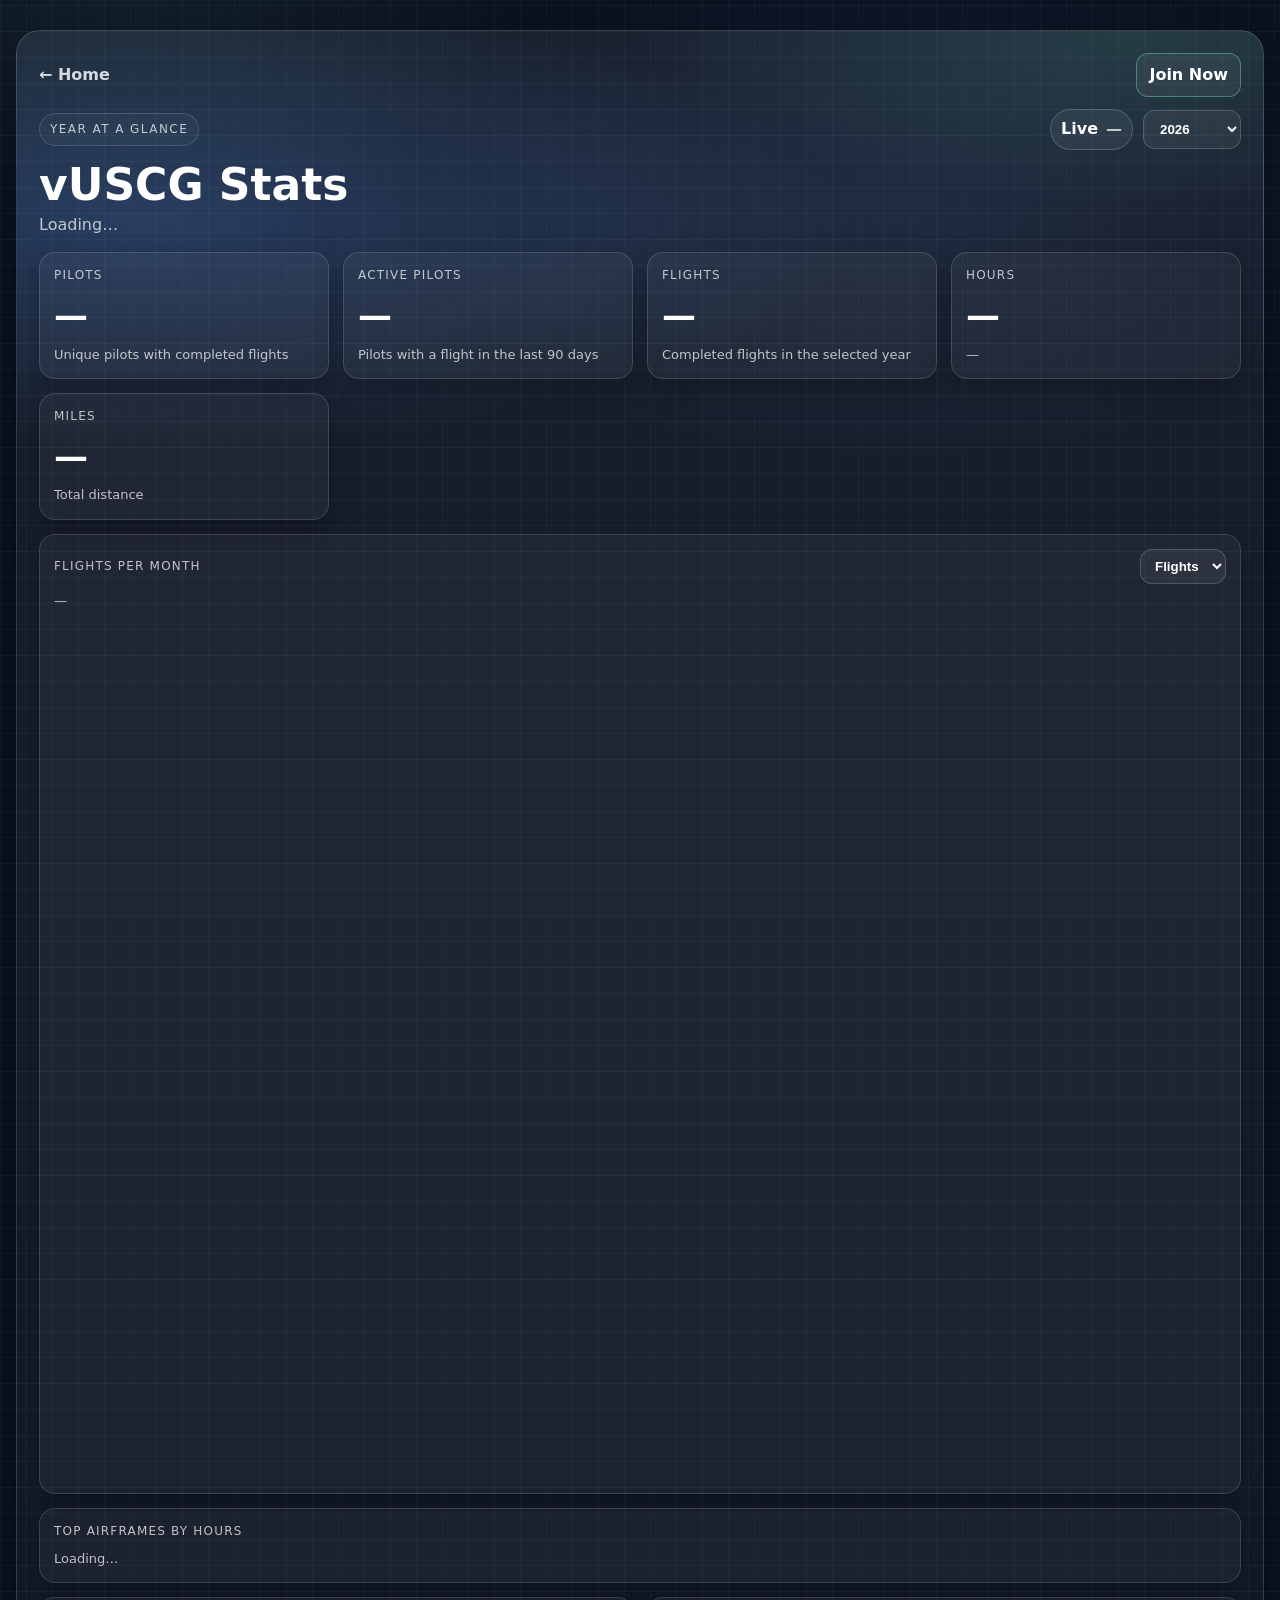
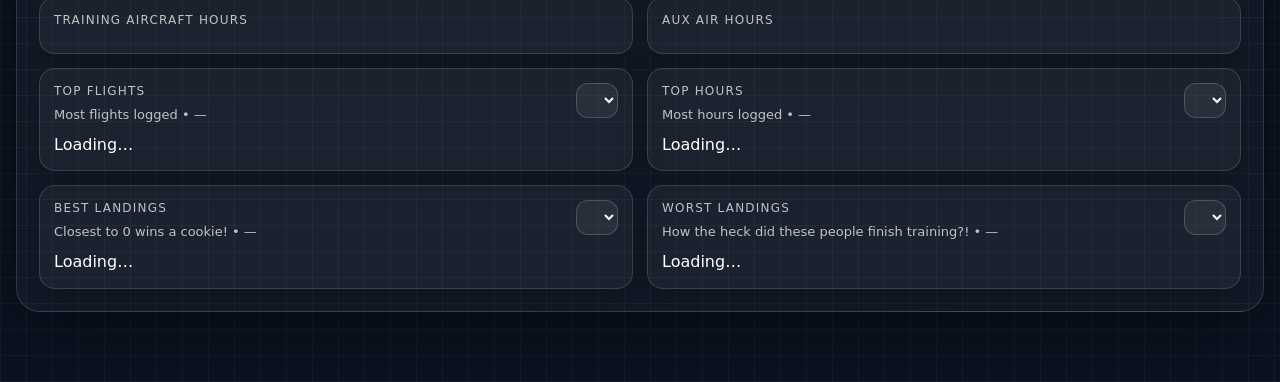
<file: yearlystats.html>
<!doctype html>
<html lang="en">
<head>
  <meta charset="utf-8" />
  <meta name="viewport" content="width=device-width,initial-scale=1" />
  <title>vUSCG • Year at a Glance</title>

  <style>
    :root{
      --max: 1280px;
      --radius: 16px;
      --border: rgba(255,255,255,.14);
      --muted: rgba(255,255,255,.72);
    }

    body{
      margin:0;
      font-family: system-ui,-apple-system, Segoe UI, Roboto, Arial, sans-serif;
      line-height:1.4;
      color:#fff;
      background:
        radial-gradient(900px 480px at 70% 10%, rgba(88,154,255,.10), transparent 55%),
        radial-gradient(800px 420px at 10% 0%, rgba(120,255,214,.06), transparent 55%),
        repeating-linear-gradient(0deg, rgba(255,255,255,.04), rgba(255,255,255,.04) 1px, transparent 1px, transparent 26px),
        repeating-linear-gradient(90deg, rgba(255,255,255,.03), rgba(255,255,255,.03) 1px, transparent 1px, transparent 26px),
        #0b1220;
    }

    main{ max-width:var(--max); margin:0 auto; padding:30px 16px 70px; }

    .hero{
      border-radius: calc(var(--radius) + 8px);
      border:1px solid var(--border);
      background:
        radial-gradient(1200px 380px at 10% 10%, rgba(88,154,255,.25), transparent 60%),
        radial-gradient(900px 320px at 90% 0%, rgba(120,255,214,.12), transparent 55%),
        linear-gradient(180deg, rgba(255,255,255,.06), rgba(255,255,255,.03));
      box-shadow: 0 18px 70px rgba(0,0,0,.35);
      padding: 22px;
    }

    /* Top mini-nav */
    .topNav{
      display:flex;
      align-items:center;
      justify-content:space-between;
      gap:12px;
      margin-bottom: 12px;
    }
    .breadcrumb{
      display:flex;
      align-items:center;
      gap:8px;
      font-weight: 900;
      color: rgba(255,255,255,.82);
      text-decoration:none;
    }
    .navActions{
      display:flex;
      gap:10px;
      flex-wrap:wrap;
    }
    .btnLink{
      display:inline-flex;
      align-items:center;
      gap:8px;
      text-decoration:none;
      font-weight: 900;
      padding: 10px 12px;
      border-radius: 12px;
      border: 1px solid rgba(255,255,255,.18);
      background: rgba(255,255,255,.06);
      color:#fff;
    }
    .btnLink:hover{ background: rgba(255,255,255,.10); }
    .btnPrimary{ border-color: rgba(120,255,214,.35); }

    .topRow{ display:flex; flex-wrap:wrap; gap:10px; align-items:center; justify-content:space-between; }

    .kicker{
      display:inline-block;
      font-size:12px;
      letter-spacing:.12em;
      text-transform:uppercase;
      color:var(--muted);
      border:1px solid var(--border);
      border-radius:999px;
      padding:7px 10px;
      background: rgba(255,255,255,.03);
    }

    h1{ margin: 12px 0 6px; font-size: clamp(28px, 4vw, 44px); line-height:1.05; }
    .lead{ margin:0; color:var(--muted); max-width: 90ch; }

    .controls{ display:flex; gap:10px; align-items:center; flex-wrap:wrap; }

    select{
      background: rgba(255,255,255,.06);
      color:#fff;
      border:1px solid rgba(255,255,255,.18);
      border-radius: 12px;
      padding: 10px 12px;
      font-weight: 800;
      outline:none;
    }

    .grid{ display:grid; grid-template-columns: repeat(12, 1fr); gap:14px; margin-top:16px; }

    .card{
      border:1px solid var(--border);
      border-radius: var(--radius);
      background: rgba(255,255,255,.04);
      box-shadow: 0 10px 28px rgba(0,0,0,.25);
      padding: 14px;
      transition: transform .18s ease, background .18s ease, border-color .18s ease;
    }
    .card:hover{
      transform: translateY(-2px);
      background: rgba(255,255,255,.055);
      border-color: rgba(255,255,255,.22);
    }

    .span-3{ grid-column: span 3; }
    .span-6{ grid-column: span 6; }
    .span-12{ grid-column: span 12; }

    .label{
      font-size:12px;
      letter-spacing:.10em;
      text-transform:uppercase;
      color:var(--muted);
    }

    .value{
      margin-top:8px;
      font-size: 34px;
      font-weight: 900;
      letter-spacing: -0.02em;
    }

    .sub{ margin-top:6px; font-size:13px; color:var(--muted); }

    .pill{
      display:inline-flex; gap:8px; align-items:center;
      border:1px solid rgba(255,255,255,.18);
      background: rgba(255,255,255,.06);
      border-radius: 999px;
      padding: 8px 10px;
      font-weight: 900;
      color:#fff;
    }
    .muted{ color: var(--muted); font-weight: 700; }

    .chartHead{
      display:flex;
      align-items:center;
      justify-content:space-between;
      gap:10px;
      flex-wrap:wrap;
    }
    .chartSelect{
      padding: 8px 10px;
      border-radius: 12px;
      font-weight: 900;
    }

    /* Make charts full width */
    canvas{ width:100%; display:block; }
    .chartWrap{ position:relative; margin-top:10px; }
    .chartFlag{
      position:absolute;
      pointer-events:none;
      transform: translate(-50%, -110%);
      background: rgba(7,12,24,.95);
      border:1px solid rgba(120,255,214,.45);
      border-radius:10px;
      padding:6px 8px;
      font-size:12px;
      font-weight:800;
      white-space:nowrap;
      box-shadow:0 8px 20px rgba(0,0,0,.35);
      display:none;
      z-index:3;
    }

    /* Airframe bars */
    .barRow{
      display:grid;
      grid-template-columns: 90px 1fr 70px;
      gap:10px;
      align-items:center;
      margin-top:10px;
    }
    .barLabel{ font-weight: 900; font-size: 14px; white-space:nowrap; overflow:hidden; text-overflow:ellipsis; }
    .barWrap{
      position:relative;
      height: 12px;
      border-radius:999px;
      background: rgba(255,255,255,.08);
      overflow:hidden;
      border: 1px solid rgba(255,255,255,.10);
    }
    .barFill{
      position:absolute; inset:0 auto 0 0;
      width: 0%;
      border-radius:999px;
      background: linear-gradient(90deg, rgba(88,154,255,.9), rgba(120,255,214,.8));
    }
    .barValue{ text-align:right; font-variant-numeric: tabular-nums; color: var(--muted); }

    /* Card header with month select */
    .cardHead{
      display:flex;
      justify-content:space-between;
      align-items:flex-start;
      gap:10px;
    }
    .monthSelect{
      padding: 8px 10px;
      border-radius: 12px;
      font-weight: 900;
    }

    /* Landing + leaderboard rows */
    .lrRow, .lbRow{
      display:grid;
      grid-template-columns: 92px 1fr 120px;
      gap:10px;
      align-items:center;
      padding:8px 0;
      border-bottom: 1px solid rgba(255,255,255,.10);
    }
    .lrRow:last-child, .lbRow:last-child{ border-bottom:none; }
    .lrPilot, .lbPilot{ font-weight: 900; }
    .lrName, .lbName{ color: rgba(255,255,255,.75); overflow:hidden; text-overflow:ellipsis; white-space:nowrap; }
    .lrRate{ text-align:right; font-variant-numeric: tabular-nums; font-weight: 900; }
    .lrRate.good{ color: rgba(120,255,214,.90); }
    .lrRate.bad{ color: rgba(255,140,140,.90); }
    .lbVal{ text-align:right; font-variant-numeric: tabular-nums; font-weight: 900; color: rgba(255,255,255,.82); }

    /* Clickable live card */
    .cardLink{ display:block; color:inherit; text-decoration:none; }
    .cardLink:focus{ outline: 2px solid rgba(120,255,214,.45); outline-offset: 3px; }
    .isHidden{ display:none !important; }

    @media (max-width: 900px){
      .span-3, .span-6{ grid-column: span 12; }
      .barRow{ grid-template-columns: 1fr; }
      .barValue{ text-align:left; }
      .lrRow, .lbRow{ grid-template-columns: 1fr; }
      .lrRate, .lbVal{ text-align:left; }
    }
  </style>
</head>

<body>
<main>
  <section class="hero">

    <!-- Mini nav -->
    <div class="topNav">
      <a class="breadcrumb" href="/index.html">← Home</a>
      <div class="navActions">
        <a class="btnLink btnPrimary" href="https://crew.vuscg.com/register" target="_blank" rel="noopener">Join Now</a>
      </div>
    </div>

    <div class="topRow">
      <span class="kicker" id="kicker">Year at a Glance</span>

      <div class="controls">
        <span class="pill">Live <span class="muted" id="updatedAt">—</span></span>
        <select id="yearSelect" aria-label="Select year"></select>
      </div>
    </div>

    <h1 id="title">vUSCG Stats</h1>
    <p class="lead" id="lead">Loading…</p>

    <div class="grid">
      <div class="card span-3">
        <div class="label">Pilots</div>
        <div class="value" id="pilots">—</div>
        <div class="sub">Unique pilots with completed flights</div>
      </div>

      <div class="card span-3">
        <div class="label">Active Pilots</div>
        <div class="value" id="activePilots">—</div>
        <div class="sub">Pilots with a flight in the last 90 days</div>
      </div>

      <div class="card span-3">
        <div class="label">Flights</div>
        <div class="value" id="flights">—</div>
        <div class="sub">Completed flights in the selected year</div>
      </div>

      <div class="card span-3">
        <div class="label">Hours</div>
        <div class="value" id="hours">—</div>
        <div class="sub" id="hoursDisplay">—</div>
      </div>

      <div class="card span-3">
        <div class="label">Miles</div>
        <div class="value" id="miles">—</div>
        <div class="sub">Total distance</div>
      </div>

      <a id="liveCard"
         class="card span-12 cardLink"
         href="https://crew.vuscg.com/livemap"
         target="_blank"
         rel="noopener">
        <div class="label">Currently Flying (Live) →</div>
        <div class="value" id="currentlyFlying">—</div>
        <div class="sub">Click to open the live map</div>
      </a>

      <div class="card span-12">
        <div class="chartHead">
          <div class="label" id="chartTitle">Flights Per Month</div>
          <select id="metricSelect" class="chartSelect" aria-label="Select chart metric">
            <option value="flights">Flights</option>
            <option value="hours">Hours</option>
            <option value="miles">Miles</option>
          </select>
        </div>
        <div class="sub" id="chartSub" style="margin-top:8px;">—</div>
        <div class="chartWrap">
          <canvas id="trendChart" height="220"></canvas>
          <div id="chartFlag" class="chartFlag" role="status" aria-live="polite"></div>
        </div>
      </div>

      <div class="card span-12">
        <div class="label">Top Airframes by Hours</div>
        <div id="airframes" class="sub" style="margin-top:10px;">Loading…</div>
      </div>

      <div class="card span-6">
        <div class="label">Training Aircraft Hours</div>
        <div id="trainingAirframes" class="sub" style="margin-top:10px;">Loading…</div>
      </div>

      <div class="card span-6">
        <div class="label">Aux Air Hours</div>
        <div id="auxAirframes" class="sub" style="margin-top:10px;">Loading…</div>
      </div>

      <div class="card span-6">
        <div class="cardHead">
          <div>
            <div class="label">Top Flights</div>
            <div class="sub">Most flights logged • <span id="monthLabelC">—</span></div>
          </div>
          <select class="monthSelect" aria-label="Select month (top flights)"></select>
        </div>
        <div id="topFlights" style="margin-top:10px;">Loading…</div>
      </div>

      <div class="card span-6">
        <div class="cardHead">
          <div>
            <div class="label">Top Hours</div>
            <div class="sub">Most hours logged • <span id="monthLabelD">—</span></div>
          </div>
          <select class="monthSelect" aria-label="Select month (top hours)"></select>
        </div>
        <div id="topHours" style="margin-top:10px;">Loading…</div>
      </div>

      <div class="card span-6">
        <div class="cardHead">
          <div>
            <div class="label" id="bestTitle">Best Landings</div>
            <div class="sub">Closest to 0 wins a cookie! • <span id="monthLabelA">—</span></div>
          </div>
          <select class="monthSelect" aria-label="Select month (best landings)"></select>
        </div>
        <div id="bestLandings" style="margin-top:10px;">Loading…</div>
      </div>

      <div class="card span-6">
        <div class="cardHead">
          <div>
            <div class="label" id="worstTitle">Worst Landings</div>
            <div class="sub">How the heck did these people finish training?! • <span id="monthLabelB">—</span></div>
          </div>
          <select class="monthSelect" aria-label="Select month (worst landings)"></select>
        </div>
        <div id="worstLandings" style="margin-top:10px;">Loading…</div>
      </div>
    </div>
  </section>
</main>

<script>
(() => {
  const $ = (id) => document.getElementById(id);

  const yearSelect = $('yearSelect');
  const metricSelect = $('metricSelect');
  const monthSelectEls = Array.from(document.querySelectorAll('.monthSelect'));

  const liveCard = document.getElementById('liveCard');
  const currentYear = new Date().getFullYear();
  const currentMonth = new Date().getMonth() + 1;

  const nf = new Intl.NumberFormat('en-US');
  const nf1 = new Intl.NumberFormat('en-US', { maximumFractionDigits: 1 });

  const monthNames = ['Jan','Feb','Mar','Apr','May','Jun','Jul','Aug','Sep','Oct','Nov','Dec'];

  let currentData = null;
  let selectedMonth = 0;
  let isSettingMonth = false;
  let chartPoints = [];
  let chartMetric = 'flights';

  // Year dropdown: Lifetime + years
  {
    const optLife = document.createElement('option');
    optLife.value = '0';
    optLife.textContent = 'Lifetime';
    yearSelect.appendChild(optLife);
  }

  const minYear = 2023;
  for (let y = currentYear; y >= minYear; y--) {
    const opt = document.createElement('option');
    opt.value = String(y);
    opt.textContent = String(y);
    yearSelect.appendChild(opt);
  }
  yearSelect.value = String(currentYear);

  function setText(id, text){ $(id).textContent = text; }

  function formatFirstLastInitial(fullName) {
    const s = (fullName || '').trim();
    if (!s) return '—';
    const parts = s.split(/\s+/).filter(Boolean);
    if (parts.length === 1) return parts[0];
    const first = parts[0];
    const last = parts[parts.length - 1];
    const initial = last ? last[0].toUpperCase() : '';
    return initial ? `${first} ${initial}.` : first;
  }

  function niceStep(rawMax) {
    if (rawMax <= 25) return 5;
    if (rawMax <= 60) return 10;
    if (rawMax <= 150) return 25;
    if (rawMax <= 300) return 50;
    if (rawMax <= 700) return 100;
    if (rawMax <= 1500) return 250;
    if (rawMax <= 3000) return 500;
    return 1000;
  }

  function drawLineChart(canvasId, labels, values, opts = {}) {
    const canvas = document.getElementById(canvasId);
    if (!canvas) return;

    const dpr = window.devicePixelRatio || 1;
    const cssWidth = canvas.parentElement.getBoundingClientRect().width;
    const cssHeight = canvas.height;

    canvas.width = Math.floor(cssWidth * dpr);
    canvas.height = Math.floor(cssHeight * dpr);

    const ctx = canvas.getContext('2d');
    ctx.setTransform(dpr, 0, 0, dpr, 0, 0);

    const w = cssWidth;
    const h = cssHeight;

    const padL = 52, padR = 14, padT = 10, padB = 32;

    const rawMax = Math.max(1, ...values);
    const step = niceStep(rawMax);
    const maxVal = Math.ceil(rawMax / step) * step;

    const x0 = padL, x1 = w - padR;
    const y0 = h - padB, y1 = padT;

    const xStep = (x1 - x0) / Math.max(1, (values.length - 1));
    const yScale = (y0 - y1) / (maxVal - 0);

    const fmtY = typeof opts.yFormatter === 'function' ? opts.yFormatter : (v) => String(v);

    ctx.clearRect(0, 0, w, h);

    // grid + y labels
    ctx.strokeStyle = 'rgba(255,255,255,.10)';
    ctx.lineWidth = 1;

    ctx.fillStyle = 'rgba(255,255,255,.65)';
    ctx.font = '12px system-ui, -apple-system, Segoe UI, Roboto, Arial';
    ctx.textAlign = 'right';
    ctx.textBaseline = 'middle';

    const ticks = 4;
    for (let i = 0; i <= ticks; i++) {
      const t = i / ticks;
      const y = y0 - (y0 - y1) * t;

      ctx.beginPath();
      ctx.moveTo(x0, y);
      ctx.lineTo(x1, y);
      ctx.stroke();

      const val = Math.round(maxVal * t);
      ctx.fillText(fmtY(val), x0 - 10, y);
    }

    // axis line
    ctx.strokeStyle = 'rgba(255,255,255,.12)';
    ctx.beginPath();
    ctx.moveTo(x0, y1);
    ctx.lineTo(x0, y0);
    ctx.stroke();

    // line
    ctx.strokeStyle = 'rgba(120,255,214,.85)';
    ctx.lineWidth = 2;
    ctx.beginPath();
    values.forEach((v, i) => {
      const x = x0 + xStep * i;
      const y = y0 - (v * yScale);
      if (i === 0) ctx.moveTo(x, y);
      else ctx.lineTo(x, y);
    });
    ctx.stroke();

    // points
    ctx.fillStyle = 'rgba(88,154,255,.95)';
    values.forEach((v, i) => {
      const x = x0 + xStep * i;
      const y = y0 - (v * yScale);
      ctx.beginPath();
      ctx.arc(x, y, 3, 0, Math.PI * 2);
      ctx.fill();
    });

    // x labels (show all if wide)
    ctx.fillStyle = 'rgba(255,255,255,.65)';
    ctx.font = '12px system-ui, -apple-system, Segoe UI, Roboto, Arial';
    ctx.textAlign = 'center';
    ctx.textBaseline = 'alphabetic';

    const showAll = w >= 760;
    labels.forEach((lab, i) => {
      if (!showAll && labels.length > 8 && i % 2 === 1) return;
      const x = x0 + xStep * i;
      ctx.fillText(lab, x, h - 10);
    });

    return values.map((v, i) => ({ label: labels[i], value: v, x: x0 + xStep * i, y: y0 - (v * yScale) }));
  }


  function renderAirframes(list, elId = 'airframes', emptyMessage = 'No airframe breakdown available.'){
    const wrap = $(elId);
    wrap.innerHTML = '';

    if (!Array.isArray(list) || list.length === 0) {
      wrap.textContent = emptyMessage;
      return;
    }

    const max = Math.max(...list.map(x => Number(x.hours || 0)));

    list.forEach(row => {
      const airframe = row.airframe ?? '—';
      const hours = Number(row.hours || 0);

      const r = document.createElement('div');
      r.className = 'barRow';

      const l = document.createElement('div');
      l.className = 'barLabel';
      l.textContent = airframe;

      const bw = document.createElement('div');
      bw.className = 'barWrap';

      const bf = document.createElement('div');
      bf.className = 'barFill';
      bf.style.width = (max > 0 ? (hours / max * 100) : 0) + '%';
      bw.appendChild(bf);

      const v = document.createElement('div');
      v.className = 'barValue';
      v.textContent = nf1.format(hours) + 'h';

      r.appendChild(l);
      r.appendChild(bw);
      r.appendChild(v);

      wrap.appendChild(r);
    });
  }

  function renderLandingList(elId, list, mode){
    const el = $(elId);
    if (!el) return;

    el.innerHTML = '';

    if (!Array.isArray(list) || list.length === 0) {
      el.textContent = 'No data yet.';
      return;
    }

    list.forEach(row => {
      const pilotNum = row.pilot_id ?? row.user_id ?? '—';
      const pilotTag = `C${pilotNum}`;
      const name = formatFirstLastInitial(row.pilot_name);
      const rate = Number(row.landing_rate);

      const r = document.createElement('div');
      r.className = 'lrRow';

      const p = document.createElement('div');
      p.className = 'lrPilot';
      p.textContent = pilotTag;

      const n = document.createElement('div');
      n.className = 'lrName';
      n.textContent = name;

      const v = document.createElement('div');
      v.className = 'lrRate ' + (mode === 'best' ? 'good' : 'bad');
      v.textContent = isFinite(rate) ? `${rate.toLocaleString()} ft/min` : '—';

      r.appendChild(p);
      r.appendChild(n);
      r.appendChild(v);

      el.appendChild(r);
    });
  }

  function renderPilotList(elId, list, kind){
    const el = $(elId);
    if (!el) return;

    el.innerHTML = '';

    if (!Array.isArray(list) || list.length === 0) {
      el.textContent = 'No data yet.';
      return;
    }

    list.forEach(row => {
      const pilotNum = row.pilot_id ?? row.user_id ?? '—';
      const pilotTag = `C${pilotNum}`;
      const name = formatFirstLastInitial(row.pilot_name);

      const flights = Number(row.flights || 0);
      const hours = Number(row.hours || 0);

      const r = document.createElement('div');
      r.className = 'lbRow';

      const p = document.createElement('div');
      p.className = 'lbPilot';
      p.textContent = pilotTag;

      const n = document.createElement('div');
      n.className = 'lbName';
      n.textContent = name;

      const v = document.createElement('div');
      v.className = 'lbVal';
      v.textContent = (kind === 'hours')
        ? `${hours.toLocaleString(undefined, {maximumFractionDigits: 1})}h`
        : `${flights.toLocaleString()}`;

      r.appendChild(p);
      r.appendChild(n);
      r.appendChild(v);

      el.appendChild(r);
    });
  }

  function metricMeta(metric, useYearlyLabels = false){
    if (metric === 'hours') {
      return {
        title: useYearlyLabels ? 'Hours Per Year' : 'Hours Per Month',
        yFormatter: (v) => v.toLocaleString(),
        value: (m) => Number(m?.hours || 0),
        sub: (vals) => {
          const total = vals.reduce((a,b)=>a+b,0);
          const peak = vals.length ? Math.max(...vals) : 0;
          return `${total.toLocaleString(undefined,{maximumFractionDigits:1})} hours • Peak: ${peak.toLocaleString(undefined,{maximumFractionDigits:1})}h`;
        }
      };
    }
    if (metric === 'miles') {
      return {
        title: useYearlyLabels ? 'Miles Per Year' : 'Miles Per Month',
        yFormatter: (v) => v.toLocaleString(),
        value: (m) => Number(m?.miles || 0),
        sub: (vals) => {
          const total = vals.reduce((a,b)=>a+b,0);
          const peak = vals.length ? Math.max(...vals) : 0;
          return `${total.toLocaleString(undefined,{maximumFractionDigits:1})} miles • Peak: ${peak.toLocaleString(undefined,{maximumFractionDigits:1})} mi`;
        }
      };
    }
    return {
      title: useYearlyLabels ? 'Flights Per Year' : 'Flights Per Month',
      yFormatter: (v) => v.toLocaleString(),
      value: (m) => Number(m?.flights || 0),
      sub: (vals) => {
        const total = vals.reduce((a,b)=>a+b,0);
        const peak = vals.length ? Math.max(...vals) : 0;
        return `${total.toLocaleString()} flights • Peak: ${peak.toLocaleString()} flights`;
      }
    };
  }

  function updateChart(){
    if (!currentData) return;

    const monthly = Array.isArray(currentData.monthly) ? currentData.monthly : [];
    const metric = metricSelect.value;
    const useYearlyLabels = Number(currentData.year) === 0 && String(currentData.monthly_mode || '').toLowerCase().includes('yearly');
    const meta = metricMeta(metric, useYearlyLabels);

    let labels = monthly.map(m => m.label ?? '');
    let values = monthly.map(m => meta.value(m));

    // For calendar years: expand through last month with value.
    // For lifetime rolling series: show all labels.
    const isRolling = String(currentData.monthly_mode || '').toLowerCase().includes('rolling');
    if (!isRolling) {
      let last = 0;
      for (let i = 0; i < values.length; i++) if (values[i] > 0) last = i;
      labels = labels.slice(0, Math.max(1, last + 1));
      values = values.slice(0, Math.max(1, last + 1));
    }

    $('chartTitle').textContent = meta.title;
    $('chartSub').textContent = meta.sub(values);

    chartMetric = metric;
    chartPoints = drawLineChart('trendChart', labels, values, { yFormatter: meta.yFormatter }) || [];
    wireChartHover();
  }


  function wireChartHover(){
    const canvas = $('trendChart');
    const flag = $('chartFlag');
    if (!canvas || !flag) return;

    const handleMove = (ev) => {
      if (!chartPoints.length) return;
      const rect = canvas.getBoundingClientRect();
      const x = ev.clientX - rect.left;
      let closest = chartPoints[0];
      let dist = Math.abs(closest.x - x);
      for (const pt of chartPoints) {
        const d = Math.abs(pt.x - x);
        if (d < dist) { closest = pt; dist = d; }
      }
      const unit = chartMetric === 'hours' ? 'h' : (chartMetric === 'miles' ? 'mi' : 'flights');
      flag.textContent = `${closest.label}: ${nf1.format(closest.value)} ${unit}`;
      flag.style.left = `${closest.x}px`;
      flag.style.top = `${closest.y}px`;
      flag.style.display = 'block';
    };

    canvas.onmousemove = handleMove;
    canvas.onmouseleave = () => { flag.style.display = 'none'; };
  }

  function buildMonthSelectOptions(yearNumber, monthToSelect){
    isSettingMonth = true;

    const disableFuture = (yearNumber === currentYear);
    const zeroLabel = (yearNumber === 0) ? 'Lifetime' : 'Year';

    monthSelectEls.forEach(sel => {
      sel.innerHTML = '';

      const optZero = document.createElement('option');
      optZero.value = '0';
      optZero.textContent = zeroLabel;
      sel.appendChild(optZero);

      for (let m = 1; m <= 12; m++) {
        const opt = document.createElement('option');
        opt.value = String(m);
        opt.textContent = monthNames[m - 1];

        if (disableFuture && m > currentMonth) opt.disabled = true;

        sel.appendChild(opt);
      }

      sel.value = String(monthToSelect ?? 0);
    });

    selectedMonth = Number(monthToSelect ?? 0);
    isSettingMonth = false;
  }

  function setMonthLabels(label){
    $('monthLabelA').textContent = label;
    $('monthLabelB').textContent = label;
    $('monthLabelC').textContent = label;
    $('monthLabelD').textContent = label;
  }

  async function loadYear(year, month = 0){
    setText('lead', 'Loading…');
    ['pilots','activePilots','flights','hours','miles','currentlyFlying'].forEach(id => setText(id,'—'));
    $('airframes').textContent = 'Loading…';
    $('bestLandings').textContent = 'Loading…';
    $('worstLandings').textContent = 'Loading…';
    $('topFlights').textContent = 'Loading…';
    $('topHours').textContent = 'Loading…';
    $('trainingAirframes').textContent = '';
    $('auxAirframes').textContent = '';

    // Hide live card until we confirm current-year selection
    if (liveCard) liveCard.classList.add('isHidden');

    let url = `https://vuscg.com/api/stats-year.php?year=${encodeURIComponent(year)}`;
    if (month !== null && month !== undefined) {
      const m = Number(month);
      if (m >= 0 && m <= 12) url += `&month=${encodeURIComponent(m)}`;
    }

    const res = await fetch(url, { cache: 'no-store' });
    const data = await res.json();

    if (!data || !data.ok) {
      setText('lead', 'Could not load stats.');
      $('airframes').textContent = '—';
      $('bestLandings').textContent = '—';
      $('worstLandings').textContent = '—';
      $('topFlights').textContent = '—';
      $('topHours').textContent = '—';
      return;
    }

    currentData = data;

    // --- UI FIX: keep dropdown on Year/Lifetime when month=0 ---
    const requestedMonth = (month !== null && month !== undefined) ? Number(month) : null;
    const effectiveMonth =
      (requestedMonth === 0 || (requestedMonth >= 1 && requestedMonth <= 12))
        ? requestedMonth
        : (data.month !== undefined && data.month !== null ? Number(data.month) : 0);

    buildMonthSelectOptions(Number(data.year), effectiveMonth);

    const fallbackLabel =
      (effectiveMonth === 0)
        ? (Number(data.year) === 0 ? 'Lifetime' : 'Year')
        : (monthNames[effectiveMonth - 1] || '—');

    setMonthLabels(data.month_label || fallbackLabel);

    // Titles
    const yearLabel = (Number(data.year) === 0) ? 'Lifetime' : String(data.year);
    setText('kicker', `${yearLabel} At a Glance`);
    setText('title', `vUSCG ${yearLabel} Stats`);
    setText('updatedAt', new Date(data.updated_at).toLocaleString());

    setText('pilots', nf.format(data.pilots ?? 0));
    setText('activePilots', nf.format(data.active_pilots_90d ?? data.active_pilots ?? 0));
    setText('flights', nf.format(data.flights ?? 0));
    setText('hours', nf1.format(data.hours ?? 0));
    setText('miles', nf1.format(data.miles ?? 0));
    setText('hoursDisplay', data.hours_display ? `(${data.hours_display})` : '—');

    // Live card only for current year (not Lifetime)
    if (liveCard) {
      const selectedYear = Number(year);
      liveCard.classList.toggle('isHidden', selectedYear !== currentYear);
    }
    setText('currentlyFlying', nf.format(data.currently_flying ?? 0));

    // Lead copy
    if (Number(data.year) === 0) {
      setText('lead', `All-time totals based on completed PIREPs. Use the dropdowns to filter the “month” cards.`);
    } else {
      setText('lead', `Year-to-date totals based on completed PIREPs in ${yearLabel}. Use the dropdowns to filter the “month” cards.`);
    }

    // Month drilldowns (API fields)
    renderLandingList('bestLandings', data.month_best_landings, 'best');
    renderLandingList('worstLandings', data.month_worst_landings, 'worst');
    renderPilotList('topFlights', data.month_top_flights, 'flights');
    renderPilotList('topHours', data.month_top_hours, 'hours');

    // Airframes + chart
    renderAirframes(data.top_airframes, 'airframes', 'No primary-fleet airframe data.');
    renderAirframes(data.top_airframes_training, 'trainingAirframes', 'No training-fleet airframe data.');
    renderAirframes(data.top_airframes_aux, 'auxAirframes', 'No Aux Air airframe data.');
    updateChart();
  }

  // Month dropdown sync
  monthSelectEls.forEach(sel => {
    sel.addEventListener('change', () => {
      if (isSettingMonth) return;
      const m = Number(sel.value); // 0..12
      monthSelectEls.forEach(s => { s.value = String(m); });
      selectedMonth = m;
      loadYear(yearSelect.value, selectedMonth);
    });
  });

  // Year dropdown change => default month selection to 0 (Year/Lifetime)
  yearSelect.addEventListener('change', () => {
    selectedMonth = 0;
    loadYear(yearSelect.value, 0);
  });

  metricSelect.addEventListener('change', () => updateChart());

  // redraw chart on resize
  let resizeTimer = null;
  window.addEventListener('resize', () => {
    clearTimeout(resizeTimer);
    resizeTimer = setTimeout(updateChart, 120);
  });

  // Initial load
  loadYear(yearSelect.value, 0);
})();
</script>
</body>
</html>
</file>
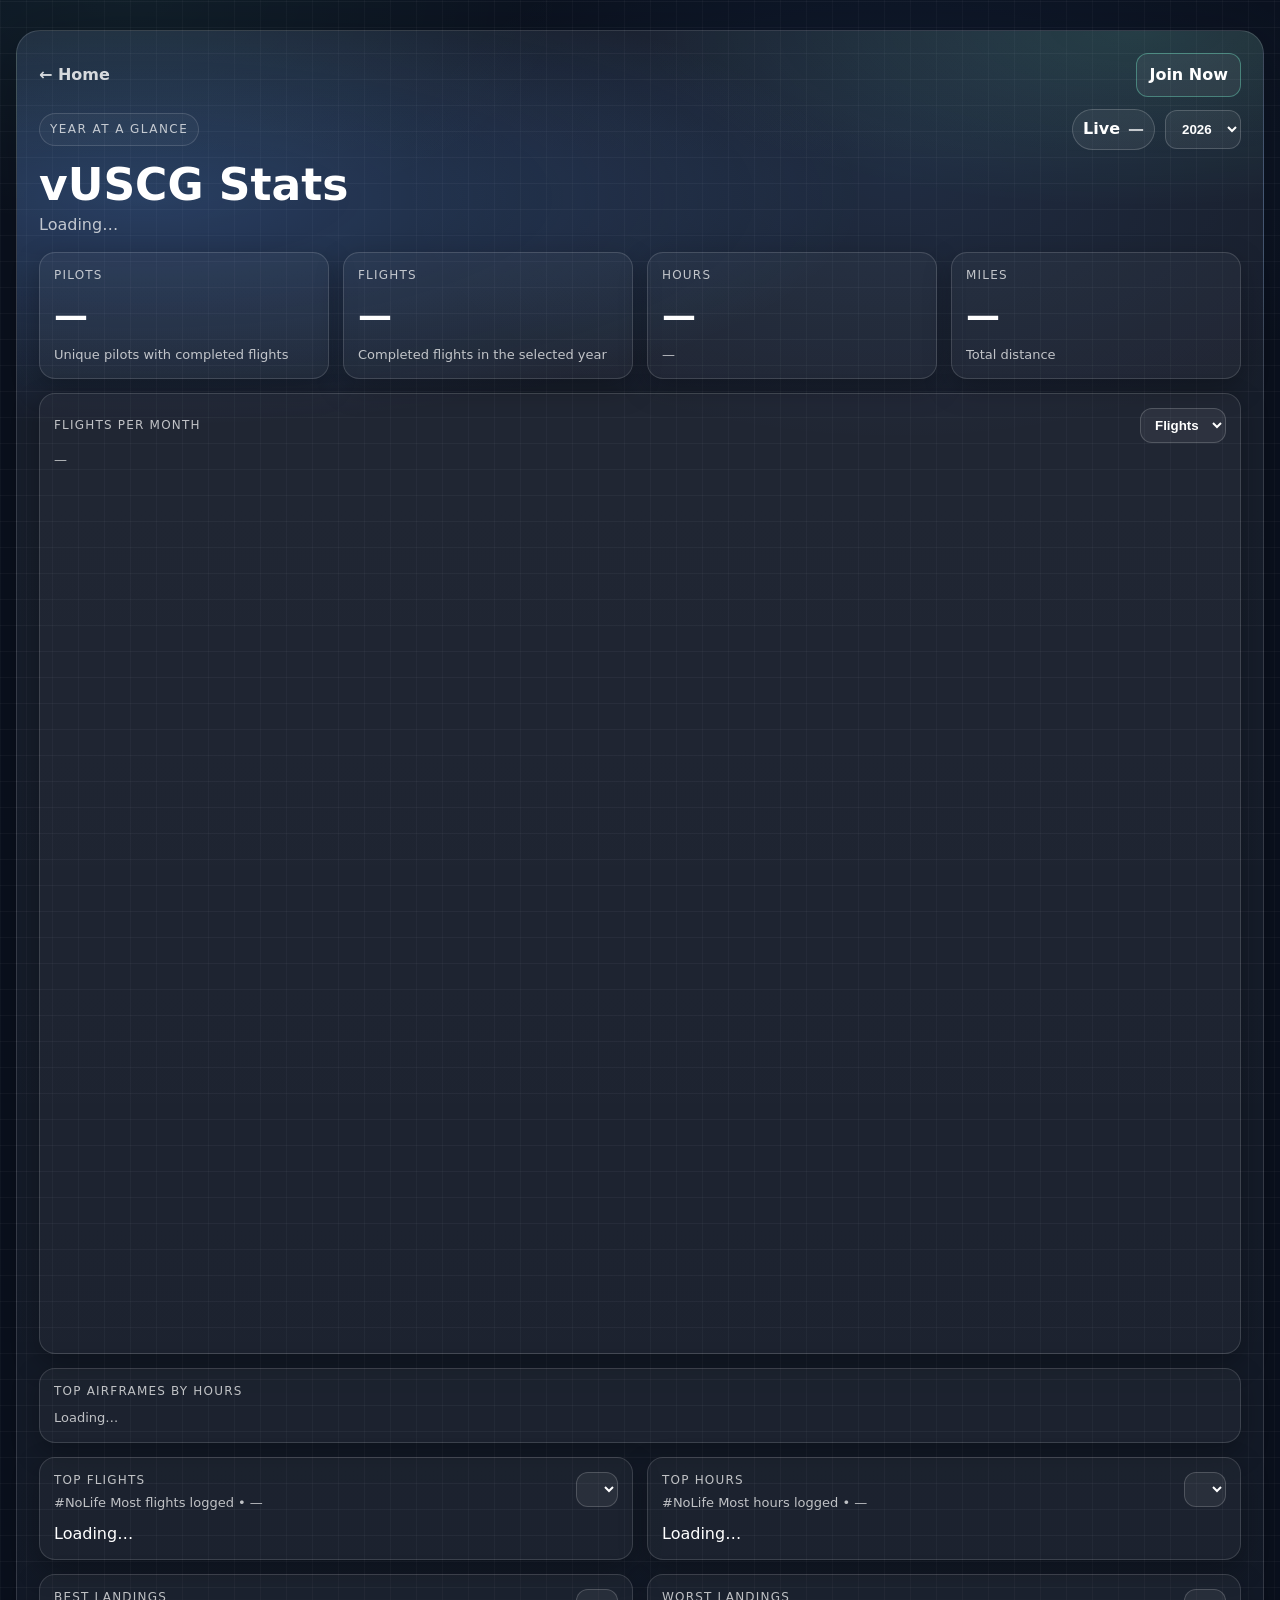
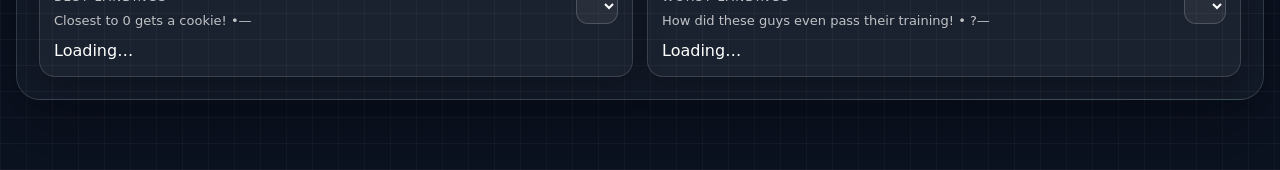
<file: stats/yearlystats.html>
<!doctype html>
<html lang="en">
<head>
  <meta charset="utf-8" />
  <meta name="viewport" content="width=device-width,initial-scale=1" />
  <title>vUSCG • Year at a Glance</title>

  <style>
    :root{
      --max: 1280px;
      --radius: 16px;
      --border: rgba(255,255,255,.14);
      --muted: rgba(255,255,255,.72);
    }

    body{
      margin:0;
      font-family: system-ui,-apple-system, Segoe UI, Roboto, Arial, sans-serif;
      line-height:1.4;
      color:#fff;
      background:
        radial-gradient(900px 480px at 70% 10%, rgba(88,154,255,.10), transparent 55%),
        radial-gradient(800px 420px at 10% 0%, rgba(120,255,214,.06), transparent 55%),
        repeating-linear-gradient(0deg, rgba(255,255,255,.04), rgba(255,255,255,.04) 1px, transparent 1px, transparent 26px),
        repeating-linear-gradient(90deg, rgba(255,255,255,.03), rgba(255,255,255,.03) 1px, transparent 1px, transparent 26px),
        #0b1220;
    }

    main{ max-width:var(--max); margin:0 auto; padding:30px 16px 70px; }

    .hero{
      border-radius: calc(var(--radius) + 8px);
      border:1px solid var(--border);
      background:
        radial-gradient(1200px 380px at 10% 10%, rgba(88,154,255,.25), transparent 60%),
        radial-gradient(900px 320px at 90% 0%, rgba(120,255,214,.12), transparent 55%),
        linear-gradient(180deg, rgba(255,255,255,.06), rgba(255,255,255,.03));
      box-shadow: 0 18px 70px rgba(0,0,0,.35);
      padding: 22px;
    }

    .topRow{ display:flex; flex-wrap:wrap; gap:10px; align-items:center; justify-content:space-between; }

    .kicker{
      display:inline-block;
      font-size:12px;
      letter-spacing:.12em;
      text-transform:uppercase;
      color:var(--muted);
      border:1px solid var(--border);
      border-radius:999px;
      padding:7px 10px;
      background: rgba(255,255,255,.03);
    }

    h1{ margin: 12px 0 6px; font-size: clamp(28px, 4vw, 44px); line-height:1.05; }
    .lead{ margin:0; color:var(--muted); max-width: 80ch; }

    .controls{ display:flex; gap:10px; align-items:center; flex-wrap:wrap; }

    select{
      background: rgba(255,255,255,.06);
      color:#fff;
      border:1px solid rgba(255,255,255,.18);
      border-radius: 12px;
      padding: 10px 12px;
      font-weight: 800;
      outline:none;
    }

    .grid{ display:grid; grid-template-columns: repeat(12, 1fr); gap:14px; margin-top:16px; }

    .card{
      border:1px solid var(--border);
      border-radius: var(--radius);
      background: rgba(255,255,255,.04);
      box-shadow: 0 10px 28px rgba(0,0,0,.25);
      padding: 14px;
      transition: transform .18s ease, background .18s ease, border-color .18s ease;
    }
    .card:hover{
      transform: translateY(-2px);
      background: rgba(255,255,255,.055);
      border-color: rgba(255,255,255,.22);
    }

    .span-3{ grid-column: span 3; }
    .span-6{ grid-column: span 6; }
    .span-12{ grid-column: span 12; }

    .label{
      font-size:12px;
      letter-spacing:.10em;
      text-transform:uppercase;
      color:var(--muted);
    }

    .value{
      margin-top:8px;
      font-size: 34px;
      font-weight: 900;
      letter-spacing: -0.02em;
    }

    .sub{ margin-top:6px; font-size:13px; color:var(--muted); }

    .pill{
      display:inline-flex; gap:8px; align-items:center;
      border:1px solid rgba(255,255,255,.18);
      background: rgba(255,255,255,.06);
      border-radius: 999px;
      padding: 8px 10px;
      font-weight: 900;
      color:#fff;
    }
    .muted{ color: var(--muted); font-weight: 700; }

    .chartHead{
      display:flex;
      align-items:center;
      justify-content:space-between;
      gap:10px;
      flex-wrap:wrap;
    }
    .chartSelect{
      padding: 8px 10px;
      border-radius: 12px;
      font-weight: 900;
    }

    /* Make charts full width */
    canvas{ width:100%; display:block; }

    /* Airframe bars */
    .barRow{
      display:grid;
      grid-template-columns: 90px 1fr 70px;
      gap:10px;
      align-items:center;
      margin-top:10px;
    }
    .barLabel{ font-weight: 900; font-size: 14px; white-space:nowrap; overflow:hidden; text-overflow:ellipsis; }
    .barWrap{
      position:relative;
      height: 12px;
      border-radius:999px;
      background: rgba(255,255,255,.08);
      overflow:hidden;
      border: 1px solid rgba(255,255,255,.10);
    }
    .barFill{
      position:absolute; inset:0 auto 0 0;
      width: 0%;
      border-radius:999px;
      background: linear-gradient(90deg, rgba(88,154,255,.9), rgba(120,255,214,.8));
    }
    .barValue{ text-align:right; font-variant-numeric: tabular-nums; color: var(--muted); }

    /* Card header with month select */
    .cardHead{
      display:flex;
      justify-content:space-between;
      align-items:flex-start;
      gap:10px;
    }
    .monthSelect{
      padding: 8px 10px;
      border-radius: 12px;
      font-weight: 900;
    }

    /* Landing + leaderboard rows */
    .lrRow, .lbRow{
      display:grid;
      grid-template-columns: 92px 1fr 120px;
      gap:10px;
      align-items:center;
      padding:8px 0;
      border-bottom: 1px solid rgba(255,255,255,.10);
    }
    .lrRow:last-child, .lbRow:last-child{ border-bottom:none; }
    .lrPilot, .lbPilot{ font-weight: 900; }
    .lrName, .lbName{ color: rgba(255,255,255,.75); overflow:hidden; text-overflow:ellipsis; white-space:nowrap; }
    .lrRate{ text-align:right; font-variant-numeric: tabular-nums; font-weight: 900; }
    .lrRate.good{ color: rgba(120,255,214,.90); }
    .lrRate.bad{ color: rgba(255,140,140,.90); }
    .lbVal{ text-align:right; font-variant-numeric: tabular-nums; font-weight: 900; color: rgba(255,255,255,.82); }

    /* Clickable live card */
    .cardLink{ display:block; color:inherit; text-decoration:none; }
    .cardLink:focus{ outline: 2px solid rgba(120,255,214,.45); outline-offset: 3px; }
    .isHidden{ display:none !important; }

    @media (max-width: 900px){
      .span-3, .span-6{ grid-column: span 12; }
      .barRow{ grid-template-columns: 1fr; }
      .barValue{ text-align:left; }
      .lrRow, .lbRow{ grid-template-columns: 1fr; }
      .lrRate, .lbVal{ text-align:left; }
    }
    /* Top mini-nav */
.topNav{
  display:flex;
  align-items:center;
  justify-content:space-between;
  gap:12px;
  margin-bottom: 12px;
}
.breadcrumb{
  display:flex;
  align-items:center;
  gap:8px;
  font-weight: 900;
  color: rgba(255,255,255,.82);
  text-decoration:none;
}
.breadcrumb span{
  color: rgba(255,255,255,.55);
  font-weight: 800;
}
.navActions{
  display:flex;
  gap:10px;
  flex-wrap:wrap;
}
.btnLink{
  display:inline-flex;
  align-items:center;
  gap:8px;
  text-decoration:none;
  font-weight: 900;
  padding: 10px 12px;
  border-radius: 12px;
  border: 1px solid rgba(255,255,255,.18);
  background: rgba(255,255,255,.06);
  color:#fff;
}
.btnLink:hover{ background: rgba(255,255,255,.10); }
.btnPrimary{ border-color: rgba(120,255,214,.35); }
  </style>
</head>

<body>
<main>
  <section class="hero">

  <!-- Mini nav -->
  <div class="topNav">
    <a class="breadcrumb" href="/index.html">← Home</a>

    <div class="navActions">
      <a class="btnLink btnPrimary" href="https://crew.vuscg.com/register" target="_blank" rel="noopener">
        Join Now
      </a>
    </div>
  </div>

  <!-- Your existing header row -->
 
    <div class="topRow">
      <span class="kicker" id="kicker">Year at a Glance</span>

      <div class="controls">
        <span class="pill">Live <span class="muted" id="updatedAt">—</span></span>
        <select id="yearSelect" aria-label="Select year"></select>
      </div>
    </div>

    <h1 id="title">vUSCG Stats</h1>
    <p class="lead" id="lead">Loading…</p>

<div class="grid">
  <div class="card span-3">
    <div class="label">Pilots</div>
    <div class="value" id="pilots">—</div>
    <div class="sub">Unique pilots with completed flights</div>
  </div>

  <div class="card span-3">
    <div class="label">Flights</div>
    <div class="value" id="flights">—</div>
    <div class="sub">Completed flights in the selected year</div>
  </div>

  <div class="card span-3">
    <div class="label">Hours</div>
    <div class="value" id="hours">—</div>
    <div class="sub" id="hoursDisplay">—</div>
  </div>

  <div class="card span-3">
    <div class="label">Miles</div>
    <div class="value" id="miles">—</div>
    <div class="sub">Total distance</div>
  </div>

  <a id="liveCard"
     class="card span-12 cardLink"
     href="https://crew.vuscg.com/livemap"
     target="_blank"
     rel="noopener">
    <div class="label">Currently Flying (Live) →</div>
    <div class="value" id="currentlyFlying">—</div>
    <div class="sub">Click to open the live map</div>
  </a>

  <div class="card span-12">
    <div class="chartHead">
      <div class="label" id="chartTitle">Flights Per Month</div>
      <select id="metricSelect" class="chartSelect" aria-label="Select chart metric">
        <option value="flights">Flights</option>
        <option value="hours">Hours</option>
        <option value="miles">Miles</option>
      </select>
    </div>
    <div class="sub" id="chartSub" style="margin-top:8px;">—</div>
    <div style="margin-top:10px;">
      <canvas id="trendChart" height="220"></canvas>
    </div>
  </div>

  <!-- moved here -->
  <div class="card span-12">
    <div class="label">Top Airframes by Hours</div>
    <div id="airframes" class="sub" style="margin-top:10px;">Loading…</div>
  </div>

  <div class="card span-6">
    <div class="cardHead">
      <div>
        <div class="label">Top Flights</div>
        <div class="sub">#NoLife Most flights logged • <span id="monthLabelC">—</span></div>
      </div>
      <select class="monthSelect" aria-label="Select month (top flights)"></select>
    </div>
    <div id="topFlights" style="margin-top:10px;">Loading…</div>
  </div>

  <div class="card span-6">
    <div class="cardHead">
      <div>
        <div class="label">Top Hours</div>
        <div class="sub">#NoLife Most hours logged • <span id="monthLabelD">—</span></div>
      </div>
      <select class="monthSelect" aria-label="Select month (top hours)"></select>
    </div>
    <div id="topHours" style="margin-top:10px;">Loading…</div>
  </div>

  <div class="card span-6">
    <div class="cardHead">
      <div>
        <div class="label" id="bestTitle">Best Landings</div>
        <div class="sub">Closest to 0 gets a cookie! •<span id="monthLabelA">—</span></div>
      </div>
      <select class="monthSelect" aria-label="Select month (best landings)"></select>
    </div>
    <div id="bestLandings" style="margin-top:10px;">Loading…</div>
  </div>

  <div class="card span-6">
    <div class="cardHead">
      <div>
        <div class="label" id="worstTitle">Worst Landings</div>
        <div class="sub">How did these guys even pass their training! • ?<span id="monthLabelB">—</span></div>
      </div>
      <select class="monthSelect" aria-label="Select month (worst landings)"></select>
    </div>
    <div id="worstLandings" style="margin-top:10px;">Loading…</div>
  </div>
</div>
  </section>
</main>

<script>
(() => {
  const $ = (id) => document.getElementById(id);

  const yearSelect = $('yearSelect');
  const metricSelect = $('metricSelect');
  const monthSelectEls = Array.from(document.querySelectorAll('.monthSelect'));

  const liveCard = document.getElementById('liveCard');
  const currentYear = new Date().getFullYear();
  const currentMonth = new Date().getMonth() + 1;

  const nf = new Intl.NumberFormat('en-US');
  const nf1 = new Intl.NumberFormat('en-US', { maximumFractionDigits: 1 });

  const monthNames = ['Jan','Feb','Mar','Apr','May','Jun','Jul','Aug','Sep','Oct','Nov','Dec'];

  let currentData = null;
  let selectedMonth = null;
  let isSettingMonth = false;

  // Populate year dropdown: current year down to 2024
  const minYear = 2024;
  for (let y = currentYear; y >= minYear; y--) {
    const opt = document.createElement('option');
    opt.value = String(y);
    opt.textContent = String(y);
    yearSelect.appendChild(opt);
  }
  yearSelect.value = String(currentYear);

  function setText(id, text){ $(id).textContent = text; }

  function formatFirstLastInitial(fullName) {
    const s = (fullName || '').trim();
    if (!s) return '—';
    const parts = s.split(/\s+/).filter(Boolean);
    if (parts.length === 1) return parts[0];
    const first = parts[0];
    const last = parts[parts.length - 1];
    const initial = last ? last[0].toUpperCase() : '';
    return initial ? `${first} ${initial}.` : first;
  }

  function niceStep(rawMax) {
    if (rawMax <= 25) return 5;
    if (rawMax <= 60) return 10;
    if (rawMax <= 150) return 25;
    if (rawMax <= 300) return 50;
    if (rawMax <= 700) return 100;
    if (rawMax <= 1500) return 250;
    if (rawMax <= 3000) return 500;
    return 1000;
  }

  function drawLineChart(canvasId, labels, values, opts = {}) {
    const canvas = document.getElementById(canvasId);
    if (!canvas) return;

    const dpr = window.devicePixelRatio || 1;
    const cssWidth = canvas.parentElement.getBoundingClientRect().width;
    const cssHeight = canvas.height;

    canvas.width = Math.floor(cssWidth * dpr);
    canvas.height = Math.floor(cssHeight * dpr);

    const ctx = canvas.getContext('2d');
    ctx.setTransform(dpr, 0, 0, dpr, 0, 0);

    const w = cssWidth;
    const h = cssHeight;

    const padL = 52, padR = 14, padT = 10, padB = 32;

    const rawMax = Math.max(1, ...values);
    const step = niceStep(rawMax);
    const maxVal = Math.ceil(rawMax / step) * step;

    const x0 = padL, x1 = w - padR;
    const y0 = h - padB, y1 = padT;

    const xStep = (x1 - x0) / Math.max(1, (values.length - 1));
    const yScale = (y0 - y1) / (maxVal - 0);

    const fmtY = typeof opts.yFormatter === 'function' ? opts.yFormatter : (v) => String(v);

    ctx.clearRect(0, 0, w, h);

    // grid + y labels
    ctx.strokeStyle = 'rgba(255,255,255,.10)';
    ctx.lineWidth = 1;

    ctx.fillStyle = 'rgba(255,255,255,.65)';
    ctx.font = '12px system-ui, -apple-system, Segoe UI, Roboto, Arial';
    ctx.textAlign = 'right';
    ctx.textBaseline = 'middle';

    const ticks = 4;
    for (let i = 0; i <= ticks; i++) {
      const t = i / ticks;
      const y = y0 - (y0 - y1) * t;

      ctx.beginPath();
      ctx.moveTo(x0, y);
      ctx.lineTo(x1, y);
      ctx.stroke();

      const val = Math.round(maxVal * t);
      ctx.fillText(fmtY(val), x0 - 10, y);
    }

    // axis line
    ctx.strokeStyle = 'rgba(255,255,255,.12)';
    ctx.beginPath();
    ctx.moveTo(x0, y1);
    ctx.lineTo(x0, y0);
    ctx.stroke();

    // line
    ctx.strokeStyle = 'rgba(120,255,214,.85)';
    ctx.lineWidth = 2;
    ctx.beginPath();
    values.forEach((v, i) => {
      const x = x0 + xStep * i;
      const y = y0 - (v * yScale);
      if (i === 0) ctx.moveTo(x, y);
      else ctx.lineTo(x, y);
    });
    ctx.stroke();

    // points
    ctx.fillStyle = 'rgba(88,154,255,.95)';
    values.forEach((v, i) => {
      const x = x0 + xStep * i;
      const y = y0 - (v * yScale);
      ctx.beginPath();
      ctx.arc(x, y, 3, 0, Math.PI * 2);
      ctx.fill();
    });

    // x labels (show all if wide)
    ctx.fillStyle = 'rgba(255,255,255,.65)';
    ctx.font = '12px system-ui, -apple-system, Segoe UI, Roboto, Arial';
    ctx.textAlign = 'center';
    ctx.textBaseline = 'alphabetic';

    const showAll = w >= 760;
    labels.forEach((lab, i) => {
      if (!showAll && labels.length > 8 && i % 2 === 1) return;
      const x = x0 + xStep * i;
      ctx.fillText(lab, x, h - 10);
    });
  }

  function renderAirframes(list){
    const wrap = $('airframes');
    wrap.innerHTML = '';

    if (!Array.isArray(list) || list.length === 0) {
      wrap.textContent = 'No airframe breakdown available (or schema differs).';
      return;
    }

    const max = Math.max(...list.map(x => Number(x.hours || 0)));

    list.forEach(row => {
      const airframe = row.airframe ?? '—';
      const hours = Number(row.hours || 0);

      const r = document.createElement('div');
      r.className = 'barRow';

      const l = document.createElement('div');
      l.className = 'barLabel';
      l.textContent = airframe;

      const bw = document.createElement('div');
      bw.className = 'barWrap';

      const bf = document.createElement('div');
      bf.className = 'barFill';
      bf.style.width = (max > 0 ? (hours / max * 100) : 0) + '%';
      bw.appendChild(bf);

      const v = document.createElement('div');
      v.className = 'barValue';
      v.textContent = nf1.format(hours) + 'h';

      r.appendChild(l);
      r.appendChild(bw);
      r.appendChild(v);

      wrap.appendChild(r);
    });
  }

  function renderLandingList(elId, list, mode){
    const el = $(elId);
    if (!el) return;

    el.innerHTML = '';

    if (!Array.isArray(list) || list.length === 0) {
      el.textContent = 'No data yet.';
      return;
    }

    list.forEach(row => {
      const pilotNum = row.pilot_id ?? row.user_id ?? '—';
      const pilotTag = `C${pilotNum}`;
      const name = formatFirstLastInitial(row.pilot_name);
      const rate = Number(row.landing_rate);

      const r = document.createElement('div');
      r.className = 'lrRow';

      const p = document.createElement('div');
      p.className = 'lrPilot';
      p.textContent = pilotTag;

      const n = document.createElement('div');
      n.className = 'lrName';
      n.textContent = name;

      const v = document.createElement('div');
      v.className = 'lrRate ' + (mode === 'best' ? 'good' : 'bad');
      v.textContent = isFinite(rate) ? `${rate.toLocaleString()} ft/min` : '—';

      r.appendChild(p);
      r.appendChild(n);
      r.appendChild(v);

      el.appendChild(r);
    });
  }

  function renderPilotList(elId, list, kind){
    const el = $(elId);
    if (!el) return;

    el.innerHTML = '';

    if (!Array.isArray(list) || list.length === 0) {
      el.textContent = 'No data yet.';
      return;
    }

    list.forEach(row => {
      const pilotNum = row.pilot_id ?? row.user_id ?? '—';
      const pilotTag = `C${pilotNum}`;
      const name = formatFirstLastInitial(row.pilot_name);

      const flights = Number(row.flights || 0);
      const hours = Number(row.hours || 0);

      const r = document.createElement('div');
      r.className = 'lbRow';

      const p = document.createElement('div');
      p.className = 'lbPilot';
      p.textContent = pilotTag;

      const n = document.createElement('div');
      n.className = 'lbName';
      n.textContent = name;

      const v = document.createElement('div');
      v.className = 'lbVal';
      v.textContent = (kind === 'hours')
        ? `${hours.toLocaleString(undefined, {maximumFractionDigits: 1})}h`
        : `${flights.toLocaleString()}`;

      r.appendChild(p);
      r.appendChild(n);
      r.appendChild(v);

      el.appendChild(r);
    });
  }

  function metricMeta(metric){
    if (metric === 'hours') {
      return {
        title: 'Hours Per Month',
        yFormatter: (v) => v.toLocaleString(),
        value: (m) => Number(m?.hours || 0),
        sub: (vals) => {
          const total = vals.reduce((a,b)=>a+b,0);
          const peak = vals.length ? Math.max(...vals) : 0;
          return `${total.toLocaleString(undefined,{maximumFractionDigits:1})} hours YTD • Peak month: ${peak.toLocaleString(undefined,{maximumFractionDigits:1})}h`;
        }
      };
    }
    if (metric === 'miles') {
      return {
        title: 'Miles Per Month',
        yFormatter: (v) => v.toLocaleString(),
        value: (m) => Number(m?.miles || 0),
        sub: (vals) => {
          const total = vals.reduce((a,b)=>a+b,0);
          const peak = vals.length ? Math.max(...vals) : 0;
          return `${total.toLocaleString(undefined,{maximumFractionDigits:1})} miles YTD • Peak month: ${peak.toLocaleString(undefined,{maximumFractionDigits:1})} mi`;
        }
      };
    }
    return {
      title: 'Flights Per Month',
      yFormatter: (v) => v.toLocaleString(),
      value: (m) => Number(m?.flights || 0),
      sub: (vals) => {
        const total = vals.reduce((a,b)=>a+b,0);
        const peak = vals.length ? Math.max(...vals) : 0;
        return `${total.toLocaleString()} flights YTD • Peak month: ${peak.toLocaleString()} flights`;
      }
    };
  }

  function updateChart(){
    if (!currentData) return;

    const monthly = Array.isArray(currentData.monthly) ? currentData.monthly : [];
    const metric = metricSelect.value;
    const meta = metricMeta(metric);

    let labels = monthly.map(m => m.label ?? '');
    let values = monthly.map(m => meta.value(m));

    // expand through last month with any value
    let last = 0;
    for (let i = 0; i < values.length; i++) if (values[i] > 0) last = i;

    labels = labels.slice(0, Math.max(1, last + 1));
    values = values.slice(0, Math.max(1, last + 1));

    $('chartTitle').textContent = meta.title;
    $('chartSub').textContent = meta.sub(values);

    drawLineChart('trendChart', labels, values, { yFormatter: meta.yFormatter });
  }

  function buildMonthSelectOptions(yearNumber, monthToSelect){
  isSettingMonth = true;

  // disable future months only when viewing the current year
  const disableFuture = (yearNumber === currentYear);

  monthSelectEls.forEach(sel => {
    sel.innerHTML = '';

    // NEW: "Year" option
    const optYear = document.createElement('option');
    optYear.value = '0';
    optYear.textContent = 'Year';
    sel.appendChild(optYear);

    // Months 1..12
    for (let m = 1; m <= 12; m++) {
      const opt = document.createElement('option');
      opt.value = String(m);
      opt.textContent = monthNames[m - 1];

      if (disableFuture && m > currentMonth) {
        opt.disabled = true;
      }

      sel.appendChild(opt);
    }

    // monthToSelect can be 0 (Year) or 1..12
    sel.value = String(monthToSelect ?? 0);
  });

  selectedMonth = Number(monthToSelect ?? 0);
  isSettingMonth = false;
}

  function setMonthLabels(label){
    $('monthLabelA').textContent = label;
    $('monthLabelB').textContent = label;
    $('monthLabelC').textContent = label;
    $('monthLabelD').textContent = label;
  }

  async function loadYear(year, month = null){
    setText('lead', 'Loading…');
    ['pilots','flights','hours','miles','currentlyFlying'].forEach(id => setText(id,'—'));
    $('airframes').textContent = 'Loading…';
    $('bestLandings').textContent = 'Loading…';
    $('worstLandings').textContent = 'Loading…';
    $('topFlights').textContent = 'Loading…';
    $('topHours').textContent = 'Loading…';

    // Hide live card until we confirm current-year selection
    if (liveCard) liveCard.classList.add('isHidden');

    let url = `https://crew.vuscg.com/api/stats-year.php?year=${encodeURIComponent(year)}`;

// NEW: allow month=0 (Year) OR 1..12
if (month !== null && month !== undefined) {
  const m = Number(month);
  if (m === 0 || (m >= 1 && m <= 12)) {
    url += `&month=${encodeURIComponent(m)}`;
  }
}

    const res = await fetch(url, { cache: 'no-store' });
    const data = await res.json();

    if (!data || !data.ok) {
      setText('lead', 'Could not load stats.');
      $('airframes').textContent = '—';
      $('bestLandings').textContent = '—';
      $('worstLandings').textContent = '—';
      $('topFlights').textContent = '—';
      $('topHours').textContent = '—';
      return;
    }

    currentData = data;
// --- UI FIX: keep "Year" selected when requested (month=0) ---
const requestedMonth = (month !== null && month !== undefined) ? Number(month) : null;

const effectiveMonth =
  (requestedMonth === 0 || (requestedMonth >= 1 && requestedMonth <= 12))
    ? requestedMonth
    : (data.month !== undefined && data.month !== null ? Number(data.month) : 1);

// Update month dropdowns using the month we actually want selected
buildMonthSelectOptions(Number(data.year), effectiveMonth);

// Force the visible selection + labels
if (effectiveMonth === 0) {
  monthSelectEls.forEach(sel => { sel.value = '0'; });
  setMonthLabels('Year');
} else {
  setMonthLabels(data.month_label || monthNames[effectiveMonth - 1] || '—');
}
    setText('kicker', `${data.year} At a Glance`);
    setText('title', `vUSCG ${data.year} Stats`);
    setText('updatedAt', new Date(data.updated_at).toLocaleString());

    setText('pilots', nf.format(data.pilots ?? 0));
    setText('flights', nf.format(data.flights ?? 0));
    setText('hours', nf1.format(data.hours ?? 0));
    setText('miles', nf1.format(data.miles ?? 0));
    setText('hoursDisplay', data.hours_display ? `(${data.hours_display})` : '—');

    // Live card only for current year
    if (liveCard) {
      const selectedYear = Number(year);
      liveCard.classList.toggle('isHidden', selectedYear !== currentYear);
    }
    setText('currentlyFlying', nf.format(data.currently_flying ?? 0));

    setText('lead', `Year-to-date totals based on completed PIREPs in ${data.year}.`);


    // Month drilldowns
    renderLandingList('bestLandings', data.month_best_landings, 'best');
    renderLandingList('worstLandings', data.month_worst_landings, 'worst');
    renderPilotList('topFlights', data.month_top_flights, 'flights');
    renderPilotList('topHours', data.month_top_hours, 'hours');

    // Airframes + chart
    renderAirframes(data.top_airframes);
    updateChart();
  }

  // Month dropdown sync: any month select changes all, then refetch
  monthSelectEls.forEach(sel => {
    sel.addEventListener('change', () => {
      if (isSettingMonth) return;
      const m = Number(sel.value);
      monthSelectEls.forEach(s => { s.value = String(m); });
      selectedMonth = m;
      loadYear(yearSelect.value, selectedMonth);
    });
  });

  yearSelect.addEventListener('change', () => {
  selectedMonth = 0;
  loadYear(yearSelect.value, 0);
});

  metricSelect.addEventListener('change', () => updateChart());

  // redraw chart on resize
  let resizeTimer = null;
  window.addEventListener('resize', () => {
    clearTimeout(resizeTimer);
    resizeTimer = setTimeout(updateChart, 120);
  });

  // Initial load
  loadYear(yearSelect.value, 0);
})();
</script>
</body>
</html>
</file>
<file: assets/css/noscript.css>
/*
	Twenty by HTML5 UP
	html5up.net | @ajlkn
	Free for personal and commercial use under the CCA 3.0 license (html5up.net/license)
*/

/* Banner */

	#banner .inner {
		opacity: 1;
	}
</file>
<file: assets/css/main.css>
@import url("fontawesome-all.min.css");
@import url("https://fonts.googleapis.com/css?family=Lato:300,400,900");

/*
	Twenty by HTML5 UP
	html5up.net | @ajlkn
	Free for personal and commercial use under the CCA 3.0 license (html5up.net/license)
*/

html, body, div, span, applet, object,
iframe, h1, h2, h3, h4, h5, h6, p, blockquote,
pre, a, abbr, acronym, address, big, cite,
code, del, dfn, em, img, ins, kbd, q, s, samp,
small, strike, strong, sub, sup, tt, var, b,
u, i, center, dl, dt, dd, ol, ul, li, fieldset,
form, label, legend, table, caption, tbody,
tfoot, thead, tr, th, td, article, aside,
canvas, details, embed, figure, figcaption,
footer, header, hgroup, menu, nav, output, ruby,
section, summary, time, mark, audio, video {
	margin: 0;
	padding: 0;
	border: 0;
	font-size: 100%;
	font: inherit;
	vertical-align: baseline;}

article, aside, details, figcaption, figure,
footer, header, hgroup, menu, nav, section {
	display: block;}

body {
	line-height: 1;
}

ol, ul {
	list-style: none;
}

blockquote, q {
	quotes: none;
}

	blockquote:before, blockquote:after, q:before, q:after {
		content: '';
		content: none;
	}

table {
	border-collapse: collapse;
	border-spacing: 0;
}

body {
	-webkit-text-size-adjust: none;
}

mark {
	background-color: transparent;
	color: inherit;
}

input::-moz-focus-inner {
	border: 0;
	padding: 0;
}

input, select, textarea {
	-moz-appearance: none;
	-webkit-appearance: none;
	-ms-appearance: none;
	appearance: none;
}

/* Basic */

	html {
		box-sizing: border-box;
	}

	*, *:before, *:after {
		box-sizing: inherit;
	}

	body {
		background: #f3f6fa;
	}

		body.is-preload *, body.is-preload *:before, body.is-preload *:after {
			-moz-animation: none !important;
			-webkit-animation: none !important;
			-ms-animation: none !important;
			animation: none !important;
			-moz-transition: none !important;
			-webkit-transition: none !important;
			-ms-transition: none !important;
			transition: none !important;
		}

	body, input, select, textarea {
		color: #7c8081;
		font-family: 'Lato', sans-serif;
		font-size: 15pt;
		font-weight: 300;
		letter-spacing: 0.025em;
		line-height: 1.75em;
	}

	a {
		-moz-transition: color 0.2s ease-in-out, border-color 0.2s ease-in-out, background-color 0.2s ease-in-out;
		-webkit-transition: color 0.2s ease-in-out, border-color 0.2s ease-in-out, background-color 0.2s ease-in-out;
		-ms-transition: color 0.2s ease-in-out, border-color 0.2s ease-in-out, background-color 0.2s ease-in-out;
		transition: color 0.2s ease-in-out, border-color 0.2s ease-in-out, background-color 0.2s ease-in-out;
		color: #3fb1a3;
		text-decoration: none;
		border-bottom: dotted 1px;
	}

		a:hover {
			border-bottom-color: transparent;
		}

	strong, b {
		font-weight: 400;
	}

	p, ul, ol, dl, table, blockquote {
		margin: 0 0 2em 0;
	}

	h1, h2, h3, h4, h5, h6 {
		color: inherit;
		font-weight: 300;
		line-height: 1.75em;
		margin-bottom: 1em;
		text-transform: uppercase;
	}

		h1 a, h2 a, h3 a, h4 a, h5 a, h6 a {
			color: inherit;
			text-decoration: none;
			border: 0;
		}

	h2 {
		font-size: 1.5em;
		letter-spacing: 0.1em;
	}

	h3 {
		font-size: 1.15em;
		letter-spacing: 0.025em;
	}

	sub {
		font-size: 0.8em;
		position: relative;
		top: 0.5em;
	}

	sup {
		font-size: 0.8em;
		position: relative;
		top: -0.5em;
	}

	hr {
		border-top: solid 1px rgba(124, 128, 129, 0.2);
		border: 0;
		margin-bottom: 1.5em;
	}

	blockquote {
		border-left: solid 0.5em rgba(124, 128, 129, 0.2);
		font-style: italic;
		padding: 1em 0 1em 2em;
	}

/* Container */

	.container {
		margin: 0 auto;
		max-width: 100%;
		width: 1400px;
	}

		.container.medium {
			width: 1050px;
		}

		@media screen and (max-width: 1680px) {

			.container {
				width: 1200px;
			}

				.container.medium {
					width: 900px;
				}

		}

		@media screen and (max-width: 1280px) {

			.container {
				width: 960px;
			}

				.container.medium {
					width: 735px;
				}

		}

		@media screen and (max-width: 980px) {

			.container {
				width: 95%;
			}

				.container.medium {
					width: 71.25%;
				}

		}

		@media screen and (max-width: 840px) {

			.container {
				width: 95%;
			}

				.container.medium {
					width: 95%;
				}

		}

		@media screen and (max-width: 736px) {

			.container {
				width: 100%;
			}

				.container.medium {
					width: 100%;
				}

		}

/* Row */

	.row {
		display: flex;
		flex-wrap: wrap;
		box-sizing: border-box;
		align-items: stretch;
	}

		.row > * {
			box-sizing: border-box;
		}

		.row.gtr-uniform > * > :last-child {
			margin-bottom: 0;
		}

		.row.aln-left {
			justify-content: flex-start;
		}

		.row.aln-center {
			justify-content: center;
		}

		.row.aln-right {
			justify-content: flex-end;
		}

		.row.aln-top {
			align-items: flex-start;
		}

		.row.aln-middle {
			align-items: center;
		}

		.row.aln-bottom {
			align-items: flex-end;
		}

		.row > .imp {
			order: -1;
		}

		.row > .col-1 {
			width: 8.33333%;
		}

		.row > .off-1 {
			margin-left: 8.33333%;
		}

		.row > .col-2 {
			width: 16.66667%;
		}

		.row > .off-2 {
			margin-left: 16.66667%;
		}

		.row > .col-3 {
			width: 25%;
		}

		.row > .off-3 {
			margin-left: 25%;
		}

		.row > .col-4 {
			width: 33.33333%;
		}

		.row > .off-4 {
			margin-left: 33.33333%;
		}

		.row > .col-5 {
			width: 41.66667%;
		}

		.row > .off-5 {
			margin-left: 41.66667%;
		}

		.row > .col-6 {
			width: 50%;
		}

		.row > .off-6 {
			margin-left: 50%;
		}

		.row > .col-7 {
			width: 58.33333%;
		}

		.row > .off-7 {
			margin-left: 58.33333%;
		}

		.row > .col-8 {
			width: 66.66667%;
		}

		.row > .off-8 {
			margin-left: 66.66667%;
		}

		.row > .col-9 {
			width: 75%;
		}

		.row > .off-9 {
			margin-left: 75%;
		}

		.row > .col-10 {
			width: 83.33333%;
		}

		.row > .off-10 {
			margin-left: 83.33333%;
		}

		.row > .col-11 {
			width: 91.66667%;
		}

		.row > .off-11 {
			margin-left: 91.66667%;
		}

		.row > .col-12 {
			width: 100%;
		}

		.row > .off-12 {
			margin-left: 100%;
		}

		.row.gtr-0 {
			margin-top: 0px;
			margin-left: 0px;
		}

			.row.gtr-0 > * {
				padding: 0px 0 0 0px;
			}

			.row.gtr-0.gtr-uniform {
				margin-top: 0px;
			}

				.row.gtr-0.gtr-uniform > * {
					padding-top: 0px;
				}

		.row.gtr-25 {
			margin-top: -12.5px;
			margin-left: -12.5px;
		}

			.row.gtr-25 > * {
				padding: 12.5px 0 0 12.5px;
			}

			.row.gtr-25.gtr-uniform {
				margin-top: -12.5px;
			}

				.row.gtr-25.gtr-uniform > * {
					padding-top: 12.5px;
				}

		.row.gtr-50 {
			margin-top: -25px;
			margin-left: -25px;
		}

			.row.gtr-50 > * {
				padding: 25px 0 0 25px;
			}

			.row.gtr-50.gtr-uniform {
				margin-top: -25px;
			}

				.row.gtr-50.gtr-uniform > * {
					padding-top: 25px;
				}

		.row {
			margin-top: -50px;
			margin-left: -50px;
		}

			.row > * {
				padding: 50px 0 0 50px;
			}

			.row.gtr-uniform {
				margin-top: -50px;
			}

				.row.gtr-uniform > * {
					padding-top: 50px;
				}

		.row.gtr-150 {
			margin-top: -75px;
			margin-left: -75px;
		}

			.row.gtr-150 > * {
				padding: 75px 0 0 75px;
			}

			.row.gtr-150.gtr-uniform {
				margin-top: -75px;
			}

				.row.gtr-150.gtr-uniform > * {
					padding-top: 75px;
				}

		.row.gtr-200 {
			margin-top: -100px;
			margin-left: -100px;
		}

			.row.gtr-200 > * {
				padding: 100px 0 0 100px;
			}

			.row.gtr-200.gtr-uniform {
				margin-top: -100px;
			}

				.row.gtr-200.gtr-uniform > * {
					padding-top: 100px;
				}

		@media screen and (max-width: 1680px) {

			.row {
				display: flex;
				flex-wrap: wrap;
				box-sizing: border-box;
				align-items: stretch;
			}

				.row > * {
					box-sizing: border-box;
				}

				.row.gtr-uniform > * > :last-child {
					margin-bottom: 0;
				}

				.row.aln-left {
					justify-content: flex-start;
				}

				.row.aln-center {
					justify-content: center;
				}

				.row.aln-right {
					justify-content: flex-end;
				}

				.row.aln-top {
					align-items: flex-start;
				}

				.row.aln-middle {
					align-items: center;
				}

				.row.aln-bottom {
					align-items: flex-end;
				}

				.row > .imp-wide {
					order: -1;
				}

				.row > .col-1-wide {
					width: 8.33333%;
				}

				.row > .off-1-wide {
					margin-left: 8.33333%;
				}

				.row > .col-2-wide {
					width: 16.66667%;
				}

				.row > .off-2-wide {
					margin-left: 16.66667%;
				}

				.row > .col-3-wide {
					width: 25%;
				}

				.row > .off-3-wide {
					margin-left: 25%;
				}

				.row > .col-4-wide {
					width: 33.33333%;
				}

				.row > .off-4-wide {
					margin-left: 33.33333%;
				}

				.row > .col-5-wide {
					width: 41.66667%;
				}

				.row > .off-5-wide {
					margin-left: 41.66667%;
				}

				.row > .col-6-wide {
					width: 50%;
				}

				.row > .off-6-wide {
					margin-left: 50%;
				}

				.row > .col-7-wide {
					width: 58.33333%;
				}

				.row > .off-7-wide {
					margin-left: 58.33333%;
				}

				.row > .col-8-wide {
					width: 66.66667%;
				}

				.row > .off-8-wide {
					margin-left: 66.66667%;
				}

				.row > .col-9-wide {
					width: 75%;
				}

				.row > .off-9-wide {
					margin-left: 75%;
				}

				.row > .col-10-wide {
					width: 83.33333%;
				}

				.row > .off-10-wide {
					margin-left: 83.33333%;
				}

				.row > .col-11-wide {
					width: 91.66667%;
				}

				.row > .off-11-wide {
					margin-left: 91.66667%;
				}

				.row > .col-12-wide {
					width: 100%;
				}

				.row > .off-12-wide {
					margin-left: 100%;
				}

				.row.gtr-0 {
					margin-top: 0px;
					margin-left: 0px;
				}

					.row.gtr-0 > * {
						padding: 0px 0 0 0px;
					}

					.row.gtr-0.gtr-uniform {
						margin-top: 0px;
					}

						.row.gtr-0.gtr-uniform > * {
							padding-top: 0px;
						}

				.row.gtr-25 {
					margin-top: -10px;
					margin-left: -10px;
				}

					.row.gtr-25 > * {
						padding: 10px 0 0 10px;
					}

					.row.gtr-25.gtr-uniform {
						margin-top: -10px;
					}

						.row.gtr-25.gtr-uniform > * {
							padding-top: 10px;
						}

				.row.gtr-50 {
					margin-top: -20px;
					margin-left: -20px;
				}

					.row.gtr-50 > * {
						padding: 20px 0 0 20px;
					}

					.row.gtr-50.gtr-uniform {
						margin-top: -20px;
					}

						.row.gtr-50.gtr-uniform > * {
							padding-top: 20px;
						}

				.row {
					margin-top: -40px;
					margin-left: -40px;
				}

					.row > * {
						padding: 40px 0 0 40px;
					}

					.row.gtr-uniform {
						margin-top: -40px;
					}

						.row.gtr-uniform > * {
							padding-top: 40px;
						}

				.row.gtr-150 {
					margin-top: -60px;
					margin-left: -60px;
				}

					.row.gtr-150 > * {
						padding: 60px 0 0 60px;
					}

					.row.gtr-150.gtr-uniform {
						margin-top: -60px;
					}

						.row.gtr-150.gtr-uniform > * {
							padding-top: 60px;
						}

				.row.gtr-200 {
					margin-top: -80px;
					margin-left: -80px;
				}

					.row.gtr-200 > * {
						padding: 80px 0 0 80px;
					}

					.row.gtr-200.gtr-uniform {
						margin-top: -80px;
					}

						.row.gtr-200.gtr-uniform > * {
							padding-top: 80px;
						}

		}

		@media screen and (max-width: 1280px) {

			.row {
				display: flex;
				flex-wrap: wrap;
				box-sizing: border-box;
				align-items: stretch;
			}

				.row > * {
					box-sizing: border-box;
				}

				.row.gtr-uniform > * > :last-child {
					margin-bottom: 0;
				}

				.row.aln-left {
					justify-content: flex-start;
				}

				.row.aln-center {
					justify-content: center;
				}

				.row.aln-right {
					justify-content: flex-end;
				}

				.row.aln-top {
					align-items: flex-start;
				}

				.row.aln-middle {
					align-items: center;
				}

				.row.aln-bottom {
					align-items: flex-end;
				}

				.row > .imp-normal {
					order: -1;
				}

				.row > .col-1-normal {
					width: 8.33333%;
				}

				.row > .off-1-normal {
					margin-left: 8.33333%;
				}

				.row > .col-2-normal {
					width: 16.66667%;
				}

				.row > .off-2-normal {
					margin-left: 16.66667%;
				}

				.row > .col-3-normal {
					width: 25%;
				}

				.row > .off-3-normal {
					margin-left: 25%;
				}

				.row > .col-4-normal {
					width: 33.33333%;
				}

				.row > .off-4-normal {
					margin-left: 33.33333%;
				}

				.row > .col-5-normal {
					width: 41.66667%;
				}

				.row > .off-5-normal {
					margin-left: 41.66667%;
				}

				.row > .col-6-normal {
					width: 50%;
				}

				.row > .off-6-normal {
					margin-left: 50%;
				}

				.row > .col-7-normal {
					width: 58.33333%;
				}

				.row > .off-7-normal {
					margin-left: 58.33333%;
				}

				.row > .col-8-normal {
					width: 66.66667%;
				}

				.row > .off-8-normal {
					margin-left: 66.66667%;
				}

				.row > .col-9-normal {
					width: 75%;
				}

				.row > .off-9-normal {
					margin-left: 75%;
				}

				.row > .col-10-normal {
					width: 83.33333%;
				}

				.row > .off-10-normal {
					margin-left: 83.33333%;
				}

				.row > .col-11-normal {
					width: 91.66667%;
				}

				.row > .off-11-normal {
					margin-left: 91.66667%;
				}

				.row > .col-12-normal {
					width: 100%;
				}

				.row > .off-12-normal {
					margin-left: 100%;
				}

				.row.gtr-0 {
					margin-top: 0px;
					margin-left: 0px;
				}

					.row.gtr-0 > * {
						padding: 0px 0 0 0px;
					}

					.row.gtr-0.gtr-uniform {
						margin-top: 0px;
					}

						.row.gtr-0.gtr-uniform > * {
							padding-top: 0px;
						}

				.row.gtr-25 {
					margin-top: -10px;
					margin-left: -10px;
				}

					.row.gtr-25 > * {
						padding: 10px 0 0 10px;
					}

					.row.gtr-25.gtr-uniform {
						margin-top: -10px;
					}

						.row.gtr-25.gtr-uniform > * {
							padding-top: 10px;
						}

				.row.gtr-50 {
					margin-top: -20px;
					margin-left: -20px;
				}

					.row.gtr-50 > * {
						padding: 20px 0 0 20px;
					}

					.row.gtr-50.gtr-uniform {
						margin-top: -20px;
					}

						.row.gtr-50.gtr-uniform > * {
							padding-top: 20px;
						}

				.row {
					margin-top: -40px;
					margin-left: -40px;
				}

					.row > * {
						padding: 40px 0 0 40px;
					}

					.row.gtr-uniform {
						margin-top: -40px;
					}

						.row.gtr-uniform > * {
							padding-top: 40px;
						}

				.row.gtr-150 {
					margin-top: -60px;
					margin-left: -60px;
				}

					.row.gtr-150 > * {
						padding: 60px 0 0 60px;
					}

					.row.gtr-150.gtr-uniform {
						margin-top: -60px;
					}

						.row.gtr-150.gtr-uniform > * {
							padding-top: 60px;
						}

				.row.gtr-200 {
					margin-top: -80px;
					margin-left: -80px;
				}

					.row.gtr-200 > * {
						padding: 80px 0 0 80px;
					}

					.row.gtr-200.gtr-uniform {
						margin-top: -80px;
					}

						.row.gtr-200.gtr-uniform > * {
							padding-top: 80px;
						}

		}

		@media screen and (max-width: 980px) {

			.row {
				display: flex;
				flex-wrap: wrap;
				box-sizing: border-box;
				align-items: stretch;
			}

				.row > * {
					box-sizing: border-box;
				}

				.row.gtr-uniform > * > :last-child {
					margin-bottom: 0;
				}

				.row.aln-left {
					justify-content: flex-start;
				}

				.row.aln-center {
					justify-content: center;
				}

				.row.aln-right {
					justify-content: flex-end;
				}

				.row.aln-top {
					align-items: flex-start;
				}

				.row.aln-middle {
					align-items: center;
				}

				.row.aln-bottom {
					align-items: flex-end;
				}

				.row > .imp-narrow {
					order: -1;
				}

				.row > .col-1-narrow {
					width: 8.33333%;
				}

				.row > .off-1-narrow {
					margin-left: 8.33333%;
				}

				.row > .col-2-narrow {
					width: 16.66667%;
				}

				.row > .off-2-narrow {
					margin-left: 16.66667%;
				}

				.row > .col-3-narrow {
					width: 25%;
				}

				.row > .off-3-narrow {
					margin-left: 25%;
				}

				.row > .col-4-narrow {
					width: 33.33333%;
				}

				.row > .off-4-narrow {
					margin-left: 33.33333%;
				}

				.row > .col-5-narrow {
					width: 41.66667%;
				}

				.row > .off-5-narrow {
					margin-left: 41.66667%;
				}

				.row > .col-6-narrow {
					width: 50%;
				}

				.row > .off-6-narrow {
					margin-left: 50%;
				}

				.row > .col-7-narrow {
					width: 58.33333%;
				}

				.row > .off-7-narrow {
					margin-left: 58.33333%;
				}

				.row > .col-8-narrow {
					width: 66.66667%;
				}

				.row > .off-8-narrow {
					margin-left: 66.66667%;
				}

				.row > .col-9-narrow {
					width: 75%;
				}

				.row > .off-9-narrow {
					margin-left: 75%;
				}

				.row > .col-10-narrow {
					width: 83.33333%;
				}

				.row > .off-10-narrow {
					margin-left: 83.33333%;
				}

				.row > .col-11-narrow {
					width: 91.66667%;
				}

				.row > .off-11-narrow {
					margin-left: 91.66667%;
				}

				.row > .col-12-narrow {
					width: 100%;
				}

				.row > .off-12-narrow {
					margin-left: 100%;
				}

				.row.gtr-0 {
					margin-top: 0px;
					margin-left: 0px;
				}

					.row.gtr-0 > * {
						padding: 0px 0 0 0px;
					}

					.row.gtr-0.gtr-uniform {
						margin-top: 0px;
					}

						.row.gtr-0.gtr-uniform > * {
							padding-top: 0px;
						}

				.row.gtr-25 {
					margin-top: -7.5px;
					margin-left: -7.5px;
				}

					.row.gtr-25 > * {
						padding: 7.5px 0 0 7.5px;
					}

					.row.gtr-25.gtr-uniform {
						margin-top: -7.5px;
					}

						.row.gtr-25.gtr-uniform > * {
							padding-top: 7.5px;
						}

				.row.gtr-50 {
					margin-top: -15px;
					margin-left: -15px;
				}

					.row.gtr-50 > * {
						padding: 15px 0 0 15px;
					}

					.row.gtr-50.gtr-uniform {
						margin-top: -15px;
					}

						.row.gtr-50.gtr-uniform > * {
							padding-top: 15px;
						}

				.row {
					margin-top: -30px;
					margin-left: -30px;
				}

					.row > * {
						padding: 30px 0 0 30px;
					}

					.row.gtr-uniform {
						margin-top: -30px;
					}

						.row.gtr-uniform > * {
							padding-top: 30px;
						}

				.row.gtr-150 {
					margin-top: -45px;
					margin-left: -45px;
				}

					.row.gtr-150 > * {
						padding: 45px 0 0 45px;
					}

					.row.gtr-150.gtr-uniform {
						margin-top: -45px;
					}

						.row.gtr-150.gtr-uniform > * {
							padding-top: 45px;
						}

				.row.gtr-200 {
					margin-top: -60px;
					margin-left: -60px;
				}

					.row.gtr-200 > * {
						padding: 60px 0 0 60px;
					}

					.row.gtr-200.gtr-uniform {
						margin-top: -60px;
					}

						.row.gtr-200.gtr-uniform > * {
							padding-top: 60px;
						}

		}

		@media screen and (max-width: 840px) {

			.row {
				display: flex;
				flex-wrap: wrap;
				box-sizing: border-box;
				align-items: stretch;
			}

				.row > * {
					box-sizing: border-box;
				}

				.row.gtr-uniform > * > :last-child {
					margin-bottom: 0;
				}

				.row.aln-left {
					justify-content: flex-start;
				}

				.row.aln-center {
					justify-content: center;
				}

				.row.aln-right {
					justify-content: flex-end;
				}

				.row.aln-top {
					align-items: flex-start;
				}

				.row.aln-middle {
					align-items: center;
				}

				.row.aln-bottom {
					align-items: flex-end;
				}

				.row > .imp-narrower {
					order: -1;
				}

				.row > .col-1-narrower {
					width: 8.33333%;
				}

				.row > .off-1-narrower {
					margin-left: 8.33333%;
				}

				.row > .col-2-narrower {
					width: 16.66667%;
				}

				.row > .off-2-narrower {
					margin-left: 16.66667%;
				}

				.row > .col-3-narrower {
					width: 25%;
				}

				.row > .off-3-narrower {
					margin-left: 25%;
				}

				.row > .col-4-narrower {
					width: 33.33333%;
				}

				.row > .off-4-narrower {
					margin-left: 33.33333%;
				}

				.row > .col-5-narrower {
					width: 41.66667%;
				}

				.row > .off-5-narrower {
					margin-left: 41.66667%;
				}

				.row > .col-6-narrower {
					width: 50%;
				}

				.row > .off-6-narrower {
					margin-left: 50%;
				}

				.row > .col-7-narrower {
					width: 58.33333%;
				}

				.row > .off-7-narrower {
					margin-left: 58.33333%;
				}

				.row > .col-8-narrower {
					width: 66.66667%;
				}

				.row > .off-8-narrower {
					margin-left: 66.66667%;
				}

				.row > .col-9-narrower {
					width: 75%;
				}

				.row > .off-9-narrower {
					margin-left: 75%;
				}

				.row > .col-10-narrower {
					width: 83.33333%;
				}

				.row > .off-10-narrower {
					margin-left: 83.33333%;
				}

				.row > .col-11-narrower {
					width: 91.66667%;
				}

				.row > .off-11-narrower {
					margin-left: 91.66667%;
				}

				.row > .col-12-narrower {
					width: 100%;
				}

				.row > .off-12-narrower {
					margin-left: 100%;
				}

				.row.gtr-0 {
					margin-top: 0px;
					margin-left: 0px;
				}

					.row.gtr-0 > * {
						padding: 0px 0 0 0px;
					}

					.row.gtr-0.gtr-uniform {
						margin-top: 0px;
					}

						.row.gtr-0.gtr-uniform > * {
							padding-top: 0px;
						}

				.row.gtr-25 {
					margin-top: -7.5px;
					margin-left: -7.5px;
				}

					.row.gtr-25 > * {
						padding: 7.5px 0 0 7.5px;
					}

					.row.gtr-25.gtr-uniform {
						margin-top: -7.5px;
					}

						.row.gtr-25.gtr-uniform > * {
							padding-top: 7.5px;
						}

				.row.gtr-50 {
					margin-top: -15px;
					margin-left: -15px;
				}

					.row.gtr-50 > * {
						padding: 15px 0 0 15px;
					}

					.row.gtr-50.gtr-uniform {
						margin-top: -15px;
					}

						.row.gtr-50.gtr-uniform > * {
							padding-top: 15px;
						}

				.row {
					margin-top: -30px;
					margin-left: -30px;
				}

					.row > * {
						padding: 30px 0 0 30px;
					}

					.row.gtr-uniform {
						margin-top: -30px;
					}

						.row.gtr-uniform > * {
							padding-top: 30px;
						}

				.row.gtr-150 {
					margin-top: -45px;
					margin-left: -45px;
				}

					.row.gtr-150 > * {
						padding: 45px 0 0 45px;
					}

					.row.gtr-150.gtr-uniform {
						margin-top: -45px;
					}

						.row.gtr-150.gtr-uniform > * {
							padding-top: 45px;
						}

				.row.gtr-200 {
					margin-top: -60px;
					margin-left: -60px;
				}

					.row.gtr-200 > * {
						padding: 60px 0 0 60px;
					}

					.row.gtr-200.gtr-uniform {
						margin-top: -60px;
					}

						.row.gtr-200.gtr-uniform > * {
							padding-top: 60px;
						}

		}

		@media screen and (max-width: 736px) {

			.row {
				display: flex;
				flex-wrap: wrap;
				box-sizing: border-box;
				align-items: stretch;
			}

				.row > * {
					box-sizing: border-box;
				}

				.row.gtr-uniform > * > :last-child {
					margin-bottom: 0;
				}

				.row.aln-left {
					justify-content: flex-start;
				}

				.row.aln-center {
					justify-content: center;
				}

				.row.aln-right {
					justify-content: flex-end;
				}

				.row.aln-top {
					align-items: flex-start;
				}

				.row.aln-middle {
					align-items: center;
				}

				.row.aln-bottom {
					align-items: flex-end;
				}

				.row > .imp-mobile {
					order: -1;
				}

				.row > .col-1-mobile {
					width: 8.33333%;
				}

				.row > .off-1-mobile {
					margin-left: 8.33333%;
				}

				.row > .col-2-mobile {
					width: 16.66667%;
				}

				.row > .off-2-mobile {
					margin-left: 16.66667%;
				}

				.row > .col-3-mobile {
					width: 25%;
				}

				.row > .off-3-mobile {
					margin-left: 25%;
				}

				.row > .col-4-mobile {
					width: 33.33333%;
				}

				.row > .off-4-mobile {
					margin-left: 33.33333%;
				}

				.row > .col-5-mobile {
					width: 41.66667%;
				}

				.row > .off-5-mobile {
					margin-left: 41.66667%;
				}

				.row > .col-6-mobile {
					width: 50%;
				}

				.row > .off-6-mobile {
					margin-left: 50%;
				}

				.row > .col-7-mobile {
					width: 58.33333%;
				}

				.row > .off-7-mobile {
					margin-left: 58.33333%;
				}

				.row > .col-8-mobile {
					width: 66.66667%;
				}

				.row > .off-8-mobile {
					margin-left: 66.66667%;
				}

				.row > .col-9-mobile {
					width: 75%;
				}

				.row > .off-9-mobile {
					margin-left: 75%;
				}

				.row > .col-10-mobile {
					width: 83.33333%;
				}

				.row > .off-10-mobile {
					margin-left: 83.33333%;
				}

				.row > .col-11-mobile {
					width: 91.66667%;
				}

				.row > .off-11-mobile {
					margin-left: 91.66667%;
				}

				.row > .col-12-mobile {
					width: 100%;
				}

				.row > .off-12-mobile {
					margin-left: 100%;
				}

				.row.gtr-0 {
					margin-top: 0px;
					margin-left: 0px;
				}

					.row.gtr-0 > * {
						padding: 0px 0 0 0px;
					}

					.row.gtr-0.gtr-uniform {
						margin-top: 0px;
					}

						.row.gtr-0.gtr-uniform > * {
							padding-top: 0px;
						}

				.row.gtr-25 {
					margin-top: -7.5px;
					margin-left: -7.5px;
				}

					.row.gtr-25 > * {
						padding: 7.5px 0 0 7.5px;
					}

					.row.gtr-25.gtr-uniform {
						margin-top: -7.5px;
					}

						.row.gtr-25.gtr-uniform > * {
							padding-top: 7.5px;
						}

				.row.gtr-50 {
					margin-top: -15px;
					margin-left: -15px;
				}

					.row.gtr-50 > * {
						padding: 15px 0 0 15px;
					}

					.row.gtr-50.gtr-uniform {
						margin-top: -15px;
					}

						.row.gtr-50.gtr-uniform > * {
							padding-top: 15px;
						}

				.row {
					margin-top: -30px;
					margin-left: -30px;
				}

					.row > * {
						padding: 30px 0 0 30px;
					}

					.row.gtr-uniform {
						margin-top: -30px;
					}

						.row.gtr-uniform > * {
							padding-top: 30px;
						}

				.row.gtr-150 {
					margin-top: -45px;
					margin-left: -45px;
				}

					.row.gtr-150 > * {
						padding: 45px 0 0 45px;
					}

					.row.gtr-150.gtr-uniform {
						margin-top: -45px;
					}

						.row.gtr-150.gtr-uniform > * {
							padding-top: 45px;
						}

				.row.gtr-200 {
					margin-top: -60px;
					margin-left: -60px;
				}

					.row.gtr-200 > * {
						padding: 60px 0 0 60px;
					}

					.row.gtr-200.gtr-uniform {
						margin-top: -60px;
					}

						.row.gtr-200.gtr-uniform > * {
							padding-top: 60px;
						}

		}

/* Section/Article */

	section.special, article.special {
		text-align: center;
	}

	header.major {
		padding-bottom: 2em;
	}

	header.special {
		margin-bottom: 5em;
		padding-top: 7em;
		position: relative;
		text-align: center;
	}

		header.special:before, header.special:after {
			border-bottom: solid 1.5px;
			border-top: solid 1.5px;
			content: '';
			height: 7px;
			opacity: 0.1;
			position: absolute;
			top: 1.75em;
			width: 43%;
		}

		header.special:before {
			left: 0;
		}

		header.special:after {
			right: 0;
		}

		header.special h2 {
			margin-bottom: 0;
		}

		header.special h2 + p {
			margin-bottom: 0;
			padding-top: 1.5em;
		}

		header.special .icon {
			cursor: default;
			height: 7em;
			left: 0;
			position: absolute;
			text-align: center;
			top: 1em;
			width: 100%;
		}

			header.special .icon:before {
				font-size: 3.5em;
				opacity: 0.35;
			}

	footer > :last-child {
		margin-bottom: 0;
	}

	footer.major {
		padding-top: 3em;
	}

/* Form */

	input[type="text"],
	input[type="password"],
	input[type="email"],
	textarea {
		-moz-transition: background-color 0.2s ease-in-out, border-color 0.2s ease-in-out;
		-webkit-transition: background-color 0.2s ease-in-out, border-color 0.2s ease-in-out;
		-ms-transition: background-color 0.2s ease-in-out, border-color 0.2s ease-in-out;
		transition: background-color 0.2s ease-in-out, border-color 0.2s ease-in-out;
		-moz-appearance: none;
		-webkit-appearance: none;
		-ms-appearance: none;
		appearance: none;
		background: none;
		border: solid 1px rgba(124, 128, 129, 0.2);
		border-radius: 0;
		color: inherit;
		display: block;
		padding: 0.75em;
		text-decoration: none;
		width: 100%;
		outline: 0;
	}

		input[type="text"]:focus,
		input[type="password"]:focus,
		input[type="email"]:focus,
		textarea:focus {
			border-color: #ffb184;
		}

	input[type="text"],
	input[type="password"],
	input[type="email"] {
		line-height: 1em;
	}

	::-webkit-input-placeholder {
		color: inherit;
		opacity: 0.5;
		position: relative;
		top: 3px;
	}

	:-moz-placeholder {
		color: inherit;
		opacity: 0.5;
	}

	::-moz-placeholder {
		color: inherit;
		opacity: 0.5;
	}

	:-ms-input-placeholder {
		color: inherit;
		opacity: 0.5;
	}

/* Image */

	.image {
		border: 0;
		position: relative;
	}

		.image:before {
			background: url("images/overlay.png");
			content: '';
			height: 100%;
			left: 0;
			position: absolute;
			top: 0;
			width: 100%;
		}

		.image.fit {
			display: block;
		}

			.image.fit img {
				display: block;
				width: 100%;
			}

		.image.featured {
			display: block;
			margin: 0 0 2em 0;
		}

			.image.featured img {
				display: block;
				width: 100%;
			}

/* Icon */

	.icon {
		text-decoration: none;
		position: relative;
	}

		.icon:before {
			-moz-osx-font-smoothing: grayscale;
			-webkit-font-smoothing: antialiased;
			display: inline-block;
			font-style: normal;
			font-variant: normal;
			text-rendering: auto;
			line-height: 1;
			text-transform: none !important;
			font-family: 'Font Awesome 5 Free';
			font-weight: 400;
		}

		.icon.solid:before {
			font-weight: 900;
		}

		.icon:before {
			line-height: inherit;
		}

		.icon.brands:before {
			font-family: 'Font Awesome 5 Brands';
		}

		.icon.circle {
			-moz-transition: all 0.2s ease-in-out;
			-webkit-transition: all 0.2s ease-in-out;
			-ms-transition: all 0.2s ease-in-out;
			transition: all 0.2s ease-in-out;
			border: 0;
			border-radius: 100%;
			display: inline-block;
			font-size: 1.25em;
			height: 2.25em;
			left: 0;
			line-height: 2.25em;
			text-align: center;
			text-decoration: none;
			top: 0;
			width: 2.25em;
		}

			.icon.circle:hover {
				top: -0.2em;
			}

			.icon.circle.fa-twitter {
				background: #70aecd;
				color: #fff;
			}

				.icon.circle.fa-twitter:hover {
					background: #7fb7d2;
				}

			.icon.circle.fa-facebook-f {
				background: #7490c3;
				color: #fff;
			}

				.icon.circle.fa-facebook-f:hover {
					background: #829bc9;
				}

			.icon.circle.fa-google-plus-g {
				background: #db6b67;
				color: #fff;
			}

				.icon.circle.fa-google-plus-g:hover {
					background: #df7b77;
				}

			.icon.circle.fa-github {
				background: #dcad8b;
				color: #fff;
			}

				.icon.circle.fa-github:hover {
					background: #e1b89b;
				}

			.icon.circle.fa-dribbble {
				background: #da83ae;
				color: #fff;
			}

				.icon.circle.fa-dribbble:hover {
					background: #df93b8;
				}

		.icon.featured {
			cursor: default;
			display: block;
			margin: 0 0 1.5em 0;
			opacity: 0.35;
			text-align: center;
		}

			.icon.featured:before {
				font-size: 5em;
				line-height: 1em;
			}

		.icon > .label {
			display: none;
		}

/* List */

	ol {
		list-style: decimal;
		padding-left: 1.25em;
	}

		ol li {
			padding-left: 0.25em;
		}

	ul {
		list-style: disc;
		padding-left: 1em;
	}

		ul li {
			padding-left: 0.5em;
		}

/* Icons */

	ul.icons {
		list-style: none;
		padding-left: 0;
		cursor: default;
	}

		ul.icons li {
			display: inline-block;
			line-height: 1em;
			padding-left: 0.5em;
		}

			ul.icons li:first-child {
				padding-left: 0;
			}

/* Featured Icons */

	ul.featured-icons {
		cursor: default;
		margin: -0.75em 0 0 0;
		opacity: 0.35;
		overflow: hidden;
		position: relative;
		list-style: none;
		padding-left: 0;
	}

		ul.featured-icons li {
			display: block;
			float: left;
			text-align: center;
			width: 50%;
			padding-left: 0;
			margin-bottom: 1em;
		}

			ul.featured-icons li .icon {
				display: inline-block;
				font-size: 5.5em;
				height: 1em;
				line-height: 1.5em;
				width: 1em;
			}

/* Buttons */

	ul.buttons {
		cursor: default;
		list-style: none;
		padding-left: 0;
	}

		ul.buttons:last-child {
			margin-bottom: 0;
		}

		ul.buttons li {
			display: inline-block;
			padding: 0 0 0 1.5em;
		}

			ul.buttons li:first-child {
				padding: 0;
			}

		ul.buttons.stacked li {
			display: block;
			padding: 1.5em 0 0 0;
		}

			ul.buttons.stacked li:first-child {
				padding: 0;
			}

/* Table */

	table {
		width: 100%;
	}

		table.default {
			width: 100%;
		}

			table.default tbody tr {
				border-bottom: solid 1px rgba(124, 128, 129, 0.2);
			}

			table.default td {
				padding: 0.5em 1em 0.5em 1em;
			}

			table.default th {
				font-weight: 400;
				padding: 0.5em 1em 0.5em 1em;
				text-align: left;
			}

			table.default thead {
				background: #7c8081;
				color: #fff;
			}

/* Button */

	input[type="button"],
	input[type="submit"],
	input[type="reset"],
	button,
	.button {
		-moz-appearance: none;
		-webkit-appearance: none;
		-ms-appearance: none;
		appearance: none;
		-moz-transition: color 0.2s ease-in-out, border-color 0.2s ease-in-out, background-color 0.2s ease-in-out;
		-webkit-transition: color 0.2s ease-in-out, border-color 0.2s ease-in-out, background-color 0.2s ease-in-out;
		-ms-transition: color 0.2s ease-in-out, border-color 0.2s ease-in-out, background-color 0.2s ease-in-out;
		transition: color 0.2s ease-in-out, border-color 0.2s ease-in-out, background-color 0.2s ease-in-out;
		background: none;
		border: solid 1px;
		border-radius: 0;
		color: inherit;
		cursor: pointer;
		display: inline-block;
		font-size: 0.8em;
		font-weight: 900;
		letter-spacing: 2px;
		min-width: 18em;
		padding: 0 0.75em;
		line-height: 3.75em;
		text-align: center;
		text-decoration: none;
		text-transform: uppercase;
	}

		input[type="button"]:hover,
		input[type="submit"]:hover,
		input[type="reset"]:hover,
		button:hover,
		.button:hover {
			background: rgba(188, 202, 206, 0.15);
			border-color: inherit;
		}

		input[type="button"].primary,
		input[type="submit"].primary,
		input[type="reset"].primary,
		button.primary,
		.button.primary {
			background: #ffb184;
			border-color: #ffb184;
			color: #fff !important;
		}

			input[type="button"].primary:hover,
			input[type="submit"].primary:hover,
			input[type="reset"].primary:hover,
			button.primary:hover,
			.button.primary:hover {
				background: #ffc5a4 !important;
				border-color: #ffc5a4 !important;
			}

		input[type="button"].fit,
		input[type="submit"].fit,
		input[type="reset"].fit,
		button.fit,
		.button.fit {
			width: 100%;
		}

		input[type="button"].small,
		input[type="submit"].small,
		input[type="reset"].small,
		button.small,
		.button.small {
			font-size: 0.7em;
			min-width: 14em;
			padding: 0.5em 0;
		}

/* Wrapper */

	.wrapper {
		margin-bottom: 5em;
		padding: 5em;
	}

		.wrapper.style1 {
			padding: 0;
		}

		.wrapper.style2 {
			background-color: #ffb184;
			background-image: url("images/light-bl.svg"), url("images/light-br.svg");
			background-position: bottom left, bottom right;
			background-repeat: no-repeat, no-repeat;
			background-size: 25em, 25em;
			color: #fff;
		}

			.wrapper.style2 input[type="button"]:hover,
			.wrapper.style2 input[type="submit"]:hover,
			.wrapper.style2 input[type="reset"]:hover,
			.wrapper.style2 button:hover,
			.wrapper.style2 .button:hover {
				background: rgba(255, 255, 255, 0.15) !important;
			}

			.wrapper.style2 input[type="button"].primary,
			.wrapper.style2 input[type="submit"].primary,
			.wrapper.style2 input[type="reset"].primary,
			.wrapper.style2 button.primary,
			.wrapper.style2 .button.primary {
				background: #fff;
				border-color: #fff;
				color: #ffb184 !important;
			}

				.wrapper.style2 input[type="button"].primary:hover,
				.wrapper.style2 input[type="submit"].primary:hover,
				.wrapper.style2 input[type="reset"].primary:hover,
				.wrapper.style2 button.primary:hover,
				.wrapper.style2 .button.primary:hover {
					border-color: inherit !important;
					color: #fff !important;
				}

		.wrapper.style3 {
			background: #fff;
			color: inherit;
		}

		.wrapper.style4 {
			background: #fff;
			color: inherit;
			padding: 4em;
		}
/* vUSCG: line up "How To Join" buttons */
body.index .wrapper.style1.container.special .row > div > section {
    display: flex;
    flex-direction: column;
    height: 100%;          /* make all three cards equal height */
}

body.index .wrapper.style1.container.special .row > div > section .button {
    margin-top: auto;      /* push the button to the bottom of each card */
}

/* Header */

	@-moz-keyframes reveal-header {
		0% {
			top: -5em;
		}

		100% {
			top: 0;
		}
	}

	@-webkit-keyframes reveal-header {
		0% {
			top: -5em;
		}

		100% {
			top: 0;
		}
	}

	@-ms-keyframes reveal-header {
		0% {
			top: -5em;
		}

		100% {
			top: 0;
		}
	}

	@keyframes reveal-header {
		0% {
			top: -5em;
		}

		100% {
			top: 0;
		}
	}

	#header {
		background: #fff;
		box-shadow: 0 1px 2px 0 rgba(0, 0, 0, 0.075);
		color: inherit;
		cursor: default;
		font-size: 0.8em;
		left: 0;
		padding: 1em 1.5em;
		position: fixed;
		top: 0;
		width: 100%;
		z-index: 10000;
	}

		#header h1 {
			font-weight: 900;
			margin: 0;
		}

			#header h1 span {
				font-weight: 300;
			}

		#header nav {
			letter-spacing: 0.075em;
			position: absolute;
			right: 1.5em;
			text-transform: uppercase;
			top: 0.75em;
		}

			#header nav ul {
				list-style: none;
				padding-left: 0;
			}

				#header nav ul li {
					display: inline-block;
					margin-left: 1.5em;
					padding-left: 0;
				}

					#header nav ul li > ul {
						display: none;
					}

					#header nav ul li a {
						border: solid 1px transparent;
						color: inherit;
						display: inline-block;
						line-height: 1em;
						padding: 0.6em 0.75em;
						text-decoration: none;
					}

					#header nav ul li input[type="button"],
					#header nav ul li input[type="submit"],
					#header nav ul li input[type="reset"],
					#header nav ul li button,
					#header nav ul li .button {
						font-size: 1em;
						min-width: 0;
						width: auto;
					}

					#header nav ul li.submenu > a {
						text-decoration: none;
					}

						#header nav ul li.submenu > a:before {
							-moz-osx-font-smoothing: grayscale;
							-webkit-font-smoothing: antialiased;
							display: inline-block;
							font-style: normal;
							font-variant: normal;
							text-rendering: auto;
							line-height: 1;
							text-transform: none !important;
							font-family: 'Font Awesome 5 Free';
							font-weight: 900;
						}

						#header nav ul li.submenu > a:before {
							content: '\f107';
							margin-right: 0.65em;
						}

					#header nav ul li.active > a, #header nav ul li:hover > a {
						-moz-transition: all 0.2s ease-in-out;
						-webkit-transition: all 0.2s ease-in-out;
						-ms-transition: all 0.2s ease-in-out;
						transition: all 0.2s ease-in-out;
						background: rgba(188, 202, 206, 0.15);
					}

					#header nav ul li.current > a {
						font-weight: 900;
					}

		#header.reveal {
			-moz-animation: reveal-header 0.5s;
			-webkit-animation: reveal-header 0.5s;
			-ms-animation: reveal-header 0.5s;
			animation: reveal-header 0.5s;
		}

		#header.alt {
			-moz-animation: none;
			-webkit-animation: none;
			-ms-animation: none;
			animation: none;
			background: transparent;
			box-shadow: none;
			color: #fff;
			padding: 2em 2.5em;
			position: absolute;
		}

			#header.alt nav {
				right: 2.5em;
				top: 1.75em;
			}

				#header.alt nav ul li.active > a, #header.alt nav ul li:hover > a {
					border: solid 1px;
				}
/* vUSCG: use header1.png as a header banner on the index page */
body.index #header.alt {
    background-image: url("../../images/header1.png");
    background-position: center;
    background-size: cover;
    background-repeat: no-repeat;
    background-color: rgba(255, 255, 255, 0.95); /* solid-ish bar */
    color: #7c8081; /* same text/nav color as other pages */
    box-shadow: 0 1px 2px rgba(0, 0, 0, 0.25);
}


/* Dropotron */

	.dropotron {
		list-style: none;
		padding-left: 0;
		background: #fff;
		box-shadow: 0 1px 2px 0 rgba(0, 0, 0, 0.075);
		line-height: 2.25em;
		min-width: 13em;
		padding: 1em 0;
		text-transform: uppercase;
		margin-top: calc(-1em + 1px);
	}

		.dropotron.level-0 {
			font-size: 0.7em;
			font-weight: 400;
			margin-top: 1.5em;
		}

			.dropotron.level-0:before {
				border-bottom: solid 0.5em #fff;
				border-left: solid 0.5em transparent;
				border-right: solid 0.5em transparent;
				content: '';
				left: 0.75em;
				position: absolute;
				top: -0.45em;
			}

		.dropotron > li {
			border-top: solid 1px rgba(124, 128, 129, 0.2);
			padding-left: 0;
		}

			.dropotron > li > a {
				-moz-transition: none;
				-webkit-transition: none;
				-ms-transition: none;
				transition: none;
				color: inherit;
				text-decoration: none;
				padding: 0 1em;
				border: 0;
			}

			.dropotron > li:hover > a {
				background: #ffb184;
				color: #fff;
			}

			.dropotron > li:first-child {
				border-top: 0;
			}

/* Banner */

	@-moz-keyframes reveal-banner {
		0% {
			opacity: 0;
		}

		100% {
			opacity: 1;
		}
	}

	@-webkit-keyframes reveal-banner {
		0% {
			opacity: 0;
		}

		100% {
			opacity: 1;
		}
	}

	@-ms-keyframes reveal-banner {
		0% {
			opacity: 0;
		}

		100% {
			opacity: 1;
		}
	}

	@keyframes reveal-banner {
		0% {
			opacity: 0;
		}

		100% {
			opacity: 1;
		}
	}

	#banner {
    background-attachment: scroll, scroll, scroll;
    background-color: #645862;
    background-image: url("images/light-bl.svg"), url("images/light-br.svg"), url("images/overlay.png");
    background-position: bottom left, bottom right, top left;
    background-repeat: no-repeat, no-repeat, repeat;
    background-size: 25em, 25em, auto;
    color: #fff;
    cursor: default;
    padding: 6em 0;
    text-align: center;
}


		#banner .inner {
			-moz-animation: reveal-banner 1s 0.25s ease-in-out;
			-webkit-animation: reveal-banner 1s 0.25s ease-in-out;
			-ms-animation: reveal-banner 1s 0.25s ease-in-out;
			animation: reveal-banner 1s 0.25s ease-in-out;
			-moz-animation-fill-mode: forwards;
			-webkit-animation-fill-mode: forwards;
			-ms-animation-fill-mode: forwards;
			animation-fill-mode: forwards;
			background: rgba(52, 27, 43, 0.5);
			color: #fff;
			display: inline-block;
			opacity: 0;
			padding: 3em;
			text-align: center;
		}

			#banner .inner header {
				display: inline-block;
				border-bottom: solid 2px;
				border-top: solid 2px;
				margin: 0 0 2em 0;
				padding: 3px 0 3px 0;
			}

				#banner .inner header h2 {
					border-bottom: solid 2px;
					border-top: solid 2px;
					font-size: 2.5em;
					font-weight: 900;
					letter-spacing: 0.2em;
					margin: 0;
					padding-left: 0.05em;
					position: relative;
					text-transform: uppercase;
				}

			#banner .inner p {
				letter-spacing: 0.1em;
				margin: 0;
				text-transform: uppercase;
			}

				#banner .inner p a {
					color: inherit;
					font-weight: 400;
					text-decoration: none;
				}

			#banner .inner footer {
				margin: 2em 0 0 0;
			}

/* Main */

	#main {
		background-image: url("images/dark-tl.svg"), url("images/dark-tr.svg"), url("images/dark-bl.svg"), url("images/dark-br.svg");
		background-position: top left, top right, bottom left, bottom right;
		background-repeat: no-repeat;
		background-size: 25em;
		padding: 7em 0;
	}

		#main > :last-child {
			margin-bottom: 0;
		}

		#main .sidebar section {
			border-top: solid 1px rgba(124, 128, 129, 0.2);
			margin: 3em 0 0 0;
			padding: 3em 0 0 0;
		}

			#main .sidebar section:first-child {
				border-top: 0;
				padding-top: 0;
				margin-top: 0;
			}

	body.index #main {
		padding-top: 5em;
	}

/* CTA */

	#cta {
    background-attachment: scroll, scroll, scroll;
    background-color: #645862;
    background-image: url("images/light-tl.svg"), url("images/light-tr.svg"), url("images/overlay.png");
    background-position: top left, top right, top left;
    background-repeat: no-repeat, no-repeat, repeat;
    background-size: 25em, 25em, auto;
    color: #fff;
    padding: 5em;
    text-align: center;
}


		#cta header {
			margin-bottom: 2em;
		}
/* === vUSCG: index-only CTA with photo background === */
body.index #cta {
    background-attachment: scroll;
    background-color: #000;
    background-image:
        linear-gradient(to top, rgba(0, 0, 0, 0.7), rgba(0, 0, 0, 0.25)),
        url("../../images/back.png");  /* same image you use in the footer */
    background-position: center;
    background-repeat: no-repeat;
    background-size: cover;
    color: #fff;
    padding: 6em 2em;
    text-align: center;
}

/* Make the buttons pop on top of the photo */
body.index #cta .button.primary {
    background: #ffb184;
    border-color: #ffb184;
    color: #fff !important;
}

body.index #cta .button.primary:hover {
    background: #ffc5a4 !important;
    border-color: #ffc5a4 !important;
}

body.index #cta .button {
    border-color: #fff;
    color: #fff !important;
}

body.index #cta .button:hover {
    background: rgba(255, 255, 255, 0.15);
}

/* Footer */

		#footer {
    background-color: #E8EEF4;
    background-image: url("../../images/back.png");
    background-position: center;
    background-size: cover;
    background-repeat: no-repeat;
    color: #7c8081;
    padding: 5em 5em 10em 5em;
	    text-align: center;
}

/* vUSCG: improve readability on photo footer backgrounds */
body:not(.index) #footer {
	position: relative;
	color: #ffffff;
	text-shadow: 0 1px 2px rgba(0, 0, 0, 0.75);
}

body:not(.index) #footer:before {
	content: '';
	position: absolute;
	inset: 0;
	background: rgba(14, 22, 34, 0.42);
	pointer-events: none;
}

body:not(.index) #footer > * {
	position: relative;
	z-index: 1;
}

body:not(.index) #footer .copyright a {
	color: #ffffff;
	font-weight: 400;
}

body:not(.index) #footer .icon.circle.fa-discord {
	background: rgba(88, 101, 242, 0.92);
	color: #ffffff;
	box-shadow: 0 4px 12px rgba(0, 0, 0, 0.35);
}

/* vUSCG: translucent highlight panels behind footer content */
body:not(.index) #footer .icons,
body:not(.index) #footer .copyright {
	display: inline-block;
	background: rgba(0, 0, 0, 0.38);
	padding: 0.7em 1em;
	border-radius: 0.6em;
	backdrop-filter: blur(2px);
	-webkit-backdrop-filter: blur(2px);
}

body:not(.index) #footer .icons {
	margin-bottom: 0.9em;
}

body:not(.index) #footer .copyright {
	line-height: 1.4em;
}
/* vUSCG: simpler footer on the index (home) page */
body.index #footer {
    background-image: none;        /* no helicopter image */
    background-color: #f3f6fa;     /* light gray/white stripe */
    padding: 2em 1.5em;            /* slimmer bar */
}


		#footer .copyright {
			font-size: 0.8em;
			line-height: 1em;
		}

			#footer .copyright a {
				color: inherit;
			}

			#footer .copyright li {
				display: inline-block;
				margin-left: 1em;
				padding-left: 1em;
				border-left: dotted 1px;
			}

				#footer .copyright li:first-child {
					margin: 0;
					padding: 0;
					border: 0;
				}

/* Wide */

	@media screen and (max-width: 1680px) {

		/* Basic */

			body, input, select, textarea {
				font-size: 14pt;
			}

		/* Section/Article */

			header.special {
				padding-top: 5.5em;
				margin-bottom: 4em;
			}

	}
.logo-main {
    display: block;
    margin: 0 auto 1.5em auto;
}

/* Normal */

	@media screen and (max-width: 1280px) {

		/* Basic */

			body, input, select, textarea {
				font-size: 13pt;
				letter-spacing: 0.025em;
				line-height: 1.65em;
			}

			h1, h2, h3, h4, h5, h6 {
				line-height: 1.5em;
			}

		/* Section/Article */

			header.major {
				padding-bottom: 1.5em;
			}

			footer.major {
				padding-top: 2em;
			}

		/* Wrapper */

			.wrapper {
				margin-bottom: 4em;
				padding: 4em 3em;
			}

				.wrapper.style4 {
					padding: 3em;
				}

		/* Header */

			#header nav ul li {
				margin-left: 1em;
			}

		/* Banner */

			#banner {
				background-attachment: scroll;
			}

		/* CTA */

			#cta {
				padding: 4em;
				background-attachment: scroll;
			}

		/* Footer */

			#footer {
				padding: 4em;
			}

	}

/* Narrow */

	@media screen and (max-width: 980px) {

		/* Basic */

			body, input, select, textarea {
				font-size: 13pt;
				letter-spacing: 0.025em;
				line-height: 1.5em;
			}

		/* Section/Article */

			header br {
				display: none;
			}

			header.major {
				padding-bottom: 1em;
			}

			header.special {
				padding-left: 2.5em;
				padding-right: 2.5em;
			}

			footer.major {
				padding-top: 1.5em;
			}

		/* Wrapper */

			.wrapper {
				margin-bottom: 3em;
				padding: 3em 2.5em;
			}

				.wrapper.special br {
					display: none;
				}

				.wrapper.style1 {
					padding: 0 2.5em;
				}

				.wrapper.style2 {
					background-size: 15em;
				}

				.wrapper.style4 {
					padding: 2.5em;
				}

		/* Banner */

			#banner {
				background-size: 15em, 15em, auto, cover;
			}

		/* Main */

			#main {
				background-size: 15em;
			}

		/* CTA */

			#cta {
				background-size: 15em, 15em, auto, cover;
				padding: 3em;
			}

	}

/* Narrower */

	#navPanel, #navButton {
		display: none;
	}

	@media screen and (max-width: 840px) {

		/* Basic */

			html, body {
				overflow-x: hidden;
			}

			header.major {
				padding-bottom: 0.25em;
			}

			header.special {
				margin-bottom: 4em;
				padding-top: 5em;
			}

				header.special:before, header.special:after {
					width: 40%;
				}

				header.special h2 + p {
					padding-top: 1.25em;
				}

		/* Section/Article */

			section {
				margin: 1em 0 1em 0;
			}

				section:first-child {
					margin-top: 0;
				}

		/* Button */

			input[type="button"].small,
			input[type="submit"].small,
			input[type="reset"].small,
			button.small,
			.button.small {
				font-size: 0.8em;
				min-width: 18em;
				padding: 0.75em 0;
			}

		/* Featured Icons */

			ul.featured-icons {
				margin: 0;
			}

				ul.featured-icons li {
					display: inline-block;
					float: none;
					width: auto;
				}

					ul.featured-icons li .icon {
						font-size: 4em;
						width: 1.25em;
					}

		/* Buttons */

			ul.buttons li {
				display: block;
				padding: 1em 0 0 0;
			}

		/* Header */

			#header {
				display: none;
			}

		/* Banner */

			#banner {
				margin: 0;
			}

		/* Wrapper */

			.wrapper.special-alt {
				text-align: center;
			}

			.wrapper.style4 {
				padding-bottom: 3em;
			}

		/* Main */

			#main {
				padding: 5em 0;
			}

				#main .sidebar {
					border-top: solid 1px rgba(124, 128, 129, 0.1);
					padding-top: 3em;
				}

					#main .sidebar section {
						border-top: 0;
						padding-top: 0;
					}

			body.index #main {
				padding-top: 4.5em;
			}

		/* CTA */

			#cta {
				margin: 0;
			}

		/* Footer */

			#footer {
				padding: 4em 1.5em;
			}


		/* Nav */

			#page-wrapper {
				-moz-backface-visibility: hidden;
				-webkit-backface-visibility: hidden;
				-ms-backface-visibility: hidden;
				backface-visibility: hidden;
				-moz-transition: -moz-transform 0.5s ease;
				-webkit-transition: -webkit-transform 0.5s ease;
				-ms-transition: -ms-transform 0.5s ease;
				transition: transform 0.5s ease;
				padding-bottom: 1px;
			}

			#navButton {
				-moz-backface-visibility: hidden;
				-webkit-backface-visibility: hidden;
				-ms-backface-visibility: hidden;
				backface-visibility: hidden;
				-moz-transition: -moz-transform 0.5s ease;
				-webkit-transition: -webkit-transform 0.5s ease;
				-ms-transition: -ms-transform 0.5s ease;
				transition: transform 0.5s ease;
				display: block;
				height: 60px;
				left: 0;
				position: fixed;
				top: 0;
				width: 100%;
				z-index: 10001;
			}

				#navButton .toggle {
					text-decoration: none;
					height: 60px;
					left: 0;
					position: absolute;
					text-align: center;
					top: 0;
					width: 100%;
					border: 0;
					outline: 0;
				}

					#navButton .toggle:before {
						-moz-osx-font-smoothing: grayscale;
						-webkit-font-smoothing: antialiased;
						display: inline-block;
						font-style: normal;
						font-variant: normal;
						text-rendering: auto;
						line-height: 1;
						text-transform: none !important;
						font-family: 'Font Awesome 5 Free';
						font-weight: 900;
					}

					#navButton .toggle:before {
						color: #fff;
						content: '\f0c9';
						font-size: 1em;
						height: 40px;
						left: 10px;
						line-height: 40px;
						opacity: 0.5;
						position: absolute;
						top: 11px;
						width: 60px;
						z-index: 1;
					}

					#navButton .toggle:after {
						background: rgba(163, 169, 170, 0.75);
						border-radius: 2px;
						content: '';
						height: 40px;
						left: 10px;
						position: absolute;
						top: 10px;
						width: 60px;
					}

			#navPanel {
				-moz-backface-visibility: hidden;
				-webkit-backface-visibility: hidden;
				-ms-backface-visibility: hidden;
				backface-visibility: hidden;
				-moz-transform: translateX(-275px);
				-webkit-transform: translateX(-275px);
				-ms-transform: translateX(-275px);
				transform: translateX(-275px);
				-moz-transition: -moz-transform 0.5s ease;
				-webkit-transition: -webkit-transform 0.5s ease;
				-ms-transition: -ms-transform 0.5s ease;
				transition: transform 0.5s ease;
				display: block;
				height: 100%;
				left: 0;
				overflow-y: auto;
				position: fixed;
				top: 0;
				width: 275px;
				z-index: 10002;
				background: #1c2021;
				color: #fff;
				font-size: 0.8em;
				letter-spacing: 0.075em;
				text-transform: uppercase;
				padding: 0.25em 0.75em 1em 0.75em;
			}

				#navPanel .link {
					border: 0;
					border-top: solid 1px rgba(255, 255, 255, 0.05);
					color: inherit;
					display: block;
					height: 3em;
					line-height: 3em;
					opacity: 0.75;
					text-decoration: none;
				}

					#navPanel .link.depth-0 {
						font-weight: 900;
					}

					#navPanel .link:first-child {
						border-top: 0;
					}

				#navPanel .indent-1 {
					display: inline-block;
					width: 1em;
				}

				#navPanel .indent-2 {
					display: inline-block;
					width: 2em;
				}

				#navPanel .indent-3 {
					display: inline-block;
					width: 3em;
				}

				#navPanel .indent-4 {
					display: inline-block;
					width: 4em;
				}

				#navPanel .indent-5 {
					display: inline-block;
					width: 5em;
				}

			body.navPanel-visible #page-wrapper {
				-moz-transform: translateX(275px);
				-webkit-transform: translateX(275px);
				-ms-transform: translateX(275px);
				transform: translateX(275px);
			}

			body.navPanel-visible #navButton {
				-moz-transform: translateX(275px);
				-webkit-transform: translateX(275px);
				-ms-transform: translateX(275px);
				transform: translateX(275px);
			}

			body.navPanel-visible #navPanel {
				-moz-transform: translateX(0);
				-webkit-transform: translateX(0);
				-ms-transform: translateX(0);
				transform: translateX(0);
			}

	}

/* Mobile */

	@media screen and (max-width: 736px) {

		/* Basic */

			body {
				min-width: 320px;
			}

			h2 {
				font-size: 1.25em;
				letter-spacing: 0.1em;
			}

			h3 {
				font-size: 1em;
				letter-spacing: 0.025em;
			}

			p {
				text-align: justify;
			}

		/* Section/Article */

			header {
				text-align: center;
			}

				header.major {
					padding-bottom: 0;
				}

				header.special {
					margin-bottom: 3em;
					padding-left: 1.5em;
					padding-right: 1.5em;
				}

					header.special:before, header.special:after {
						width: 38%;
					}

					header.special .icon {
						font-size: 0.75em;
						top: 1.5em;
					}

				header p {
					text-align: center;
				}

			footer.major {
				padding-top: 0;
			}

		/* Icon */

			.icon.circle {
				font-size: 1em;
			}

		/* Button */

			input[type="button"],
			input[type="submit"],
			input[type="reset"],
			button,
			.button {
				max-width: 20em;
				width: 100%;
			}

				input[type="button"].fit,
				input[type="submit"].fit,
				input[type="reset"].fit,
				button.fit,
				.button.fit {
					width: auto;
				}

		/* Icons */

			ul.icons li {
				padding-left: 0.25em;
			}

		/* Featured Icons */

			ul.featured-icons li .icon {
				width: 1.1em;
			}

		/* Buttons */

			ul.buttons {
				text-align: center;
			}

		/* Wrapper */

			.wrapper {
				margin-bottom: 2.5em;
				padding: 2.25em 1.5em;
			}

				.wrapper.special br {
					display: none;
				}

				.wrapper.style1 {
					padding: 0 1.5em;
				}

				.wrapper.style2 {
					background-size: 10em;
					padding: 2.25em 1.5em;
				}

				.wrapper.style4 {
					background-size: 10em;
					padding: 1.5em 1.5em 3em 1.5em;
				}

		/* Banner */

			#banner {
				background-size: 10em, 10em, auto, cover;
				padding: 6em 0;
			}

				#banner .inner {
					background: none;
					display: block;
					padding: 0 1.5em;
				}

					#banner .inner header h2 {
						font-size: 1.5em;
					}

					#banner .inner p {
						text-align: center;
					}

					#banner .inner br {
						display: none;
					}

		/* Main */

			#main {
				background-size: 10em;
				padding: 3.5em 0 2.5em 0;
			}

			body.index #main {
				padding: 2.5em 0 0 0;
			}

			body.contact #main {
				padding-bottom: 0;
			}

		/* CTA */

			#cta {
				background-size: 10em, 10em, auto, cover;
				padding: 3em 1.5em;
			}

		/* Footer */

			#footer {
				padding: 3em 1.5em;
			}

				#footer .copyright li {
					display: block;
					margin: 1em 0 0 0;
					padding: 0;
					border: 0;
				}

		/* Nav */

			#navButton .toggle:before {
				top: 8px;
				left: 8px;
				width: 50px;
				height: 34px;
				line-height: 34px;
			}

			#navButton .toggle:after {
				top: 8px;
				left: 8px;
				width: 50px;
				height: 34px;
			}

	}
	
	/* vUSCG: give the index page a subtle top background */
body.index #main {
    /* light blue base so it's not pure white */
    background-color: #e9f0f7;

    /* add a soft blue gradient at the top + keep the existing corner svgs */
    background-image:
        linear-gradient(to bottom, rgba(0, 107, 166, 0.12), rgba(0, 107, 166, 0) 320px),
        url("images/dark-tl.svg"),
        url("images/dark-tr.svg"),
        url("images/dark-bl.svg"),
        url("images/dark-br.svg");

    background-position:
        top center,
        top left,
        top right,
        bottom left,
        bottom right;

    background-repeat:
        no-repeat,
        no-repeat,
        no-repeat,
        no-repeat,
        no-repeat;

    background-size:
        100% 340px,
        25em,
        25em,
        25em,
        25em;
}
/* vUSCG: hero card on index */
body.index #main header.special.container {
    background: rgba(255, 255, 255, 0.96);
    border-radius: 10px;
    padding: 3em 3em 3.5em;
    box-shadow: 0 18px 40px rgba(0, 0, 0, 0.06);
}
/* vUSCG: make operations photos a consistent size */
.ops-gallery .image.featured img {
    display: block;
    width: 100%;
    height: 260px;      /* adjust to taste */
    object-fit: cover;  /* <-- must have the hyphen */
}

/* Common operations image style */
.operations-img {
    width: 100%;
    height: 260px;        /* or whatever height you used */
    object-fit: cover;
}

/* Fine-tune crop for VIP / Airborne Transport image */
.operations-img--vip {
    object-position: 0% center;   /* tweak this number left/right */
}
/* vUSCG: line up "How To Join" buttons */
body.index .wrapper.style1.container.special .row > [class*="col-"] {
    display: flex;              /* make each column a flex container */
}

body.index .wrapper.style1.container.special .row > [class*="col-"] > section {
    display: flex;
    flex-direction: column;     /* stack heading, text, button vertically */
    flex: 1 1 auto;             /* section fills full height of column */
}

body.index .wrapper.style1.container.special .row > [class*="col-"] > section .button {
    margin-top: auto;           /* push button to the bottom */
}

/* vUSCG: homepage live stats cards */
.home-live-stats {
	margin-top: 1.25em;
}

.home-live-stats .home-live-stats-grid {
	margin-top: 0.5em;
}

.home-live-stats .home-live-stat-card {
	background: rgba(255, 255, 255, 0.96);
	border: 1px solid rgba(124, 128, 129, 0.2);
	border-radius: 0.6em;
	box-shadow: 0 8px 20px rgba(0, 0, 0, 0.05);
	padding: 1.2em 1em;
	margin-bottom: 1em;
}

.home-live-stats .home-live-stat-card .label {
	margin: 0;
	font-size: 0.72em;
	letter-spacing: 0.08em;
	text-transform: uppercase;
	color: #606667;
	font-weight: 700;
}

.home-live-stats .home-live-stat-card .value {
	margin: 0.35em 0 0 0;
	font-size: 2em;
	line-height: 1.1em;
	font-weight: 800;
	color: #1f2a33;
}

.home-live-stats .home-live-stats-updated {
	margin-top: 0.25em;
	font-size: 0.82em;
	opacity: 0.8;
}
</file>
